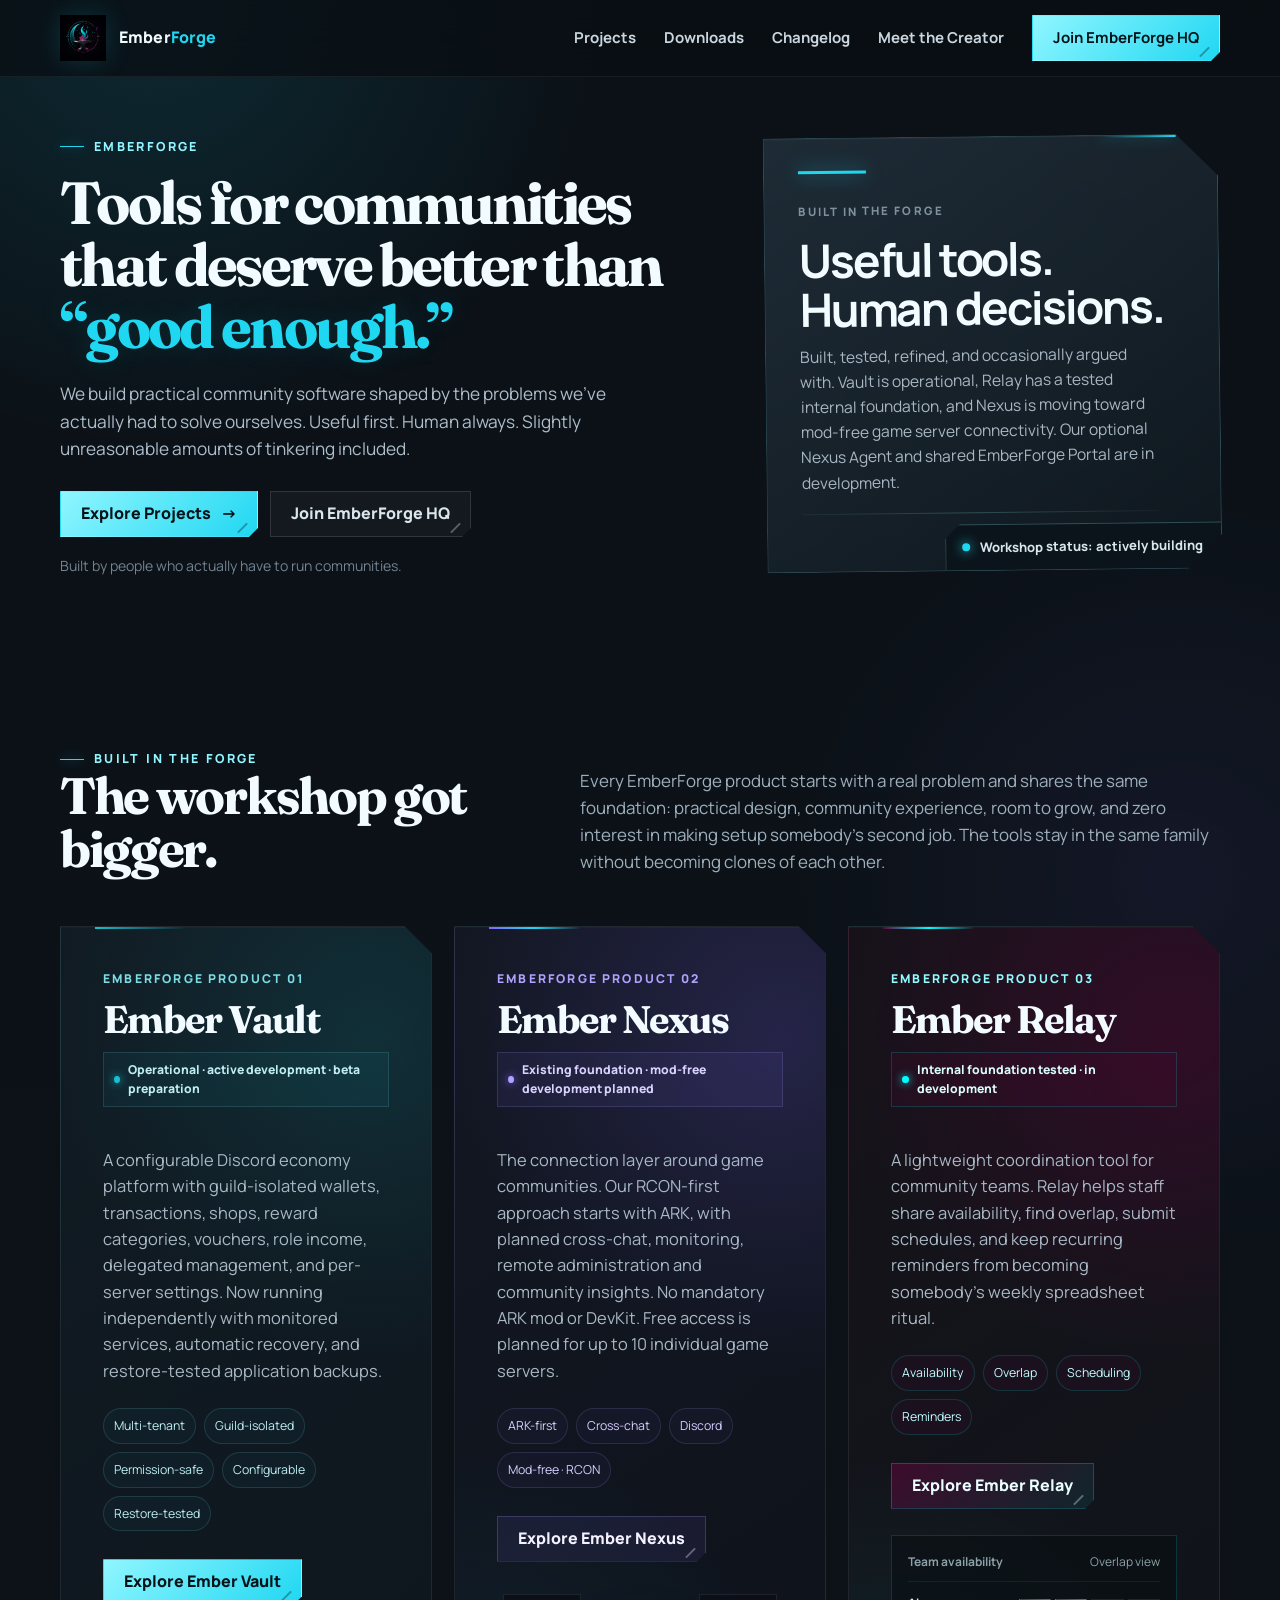
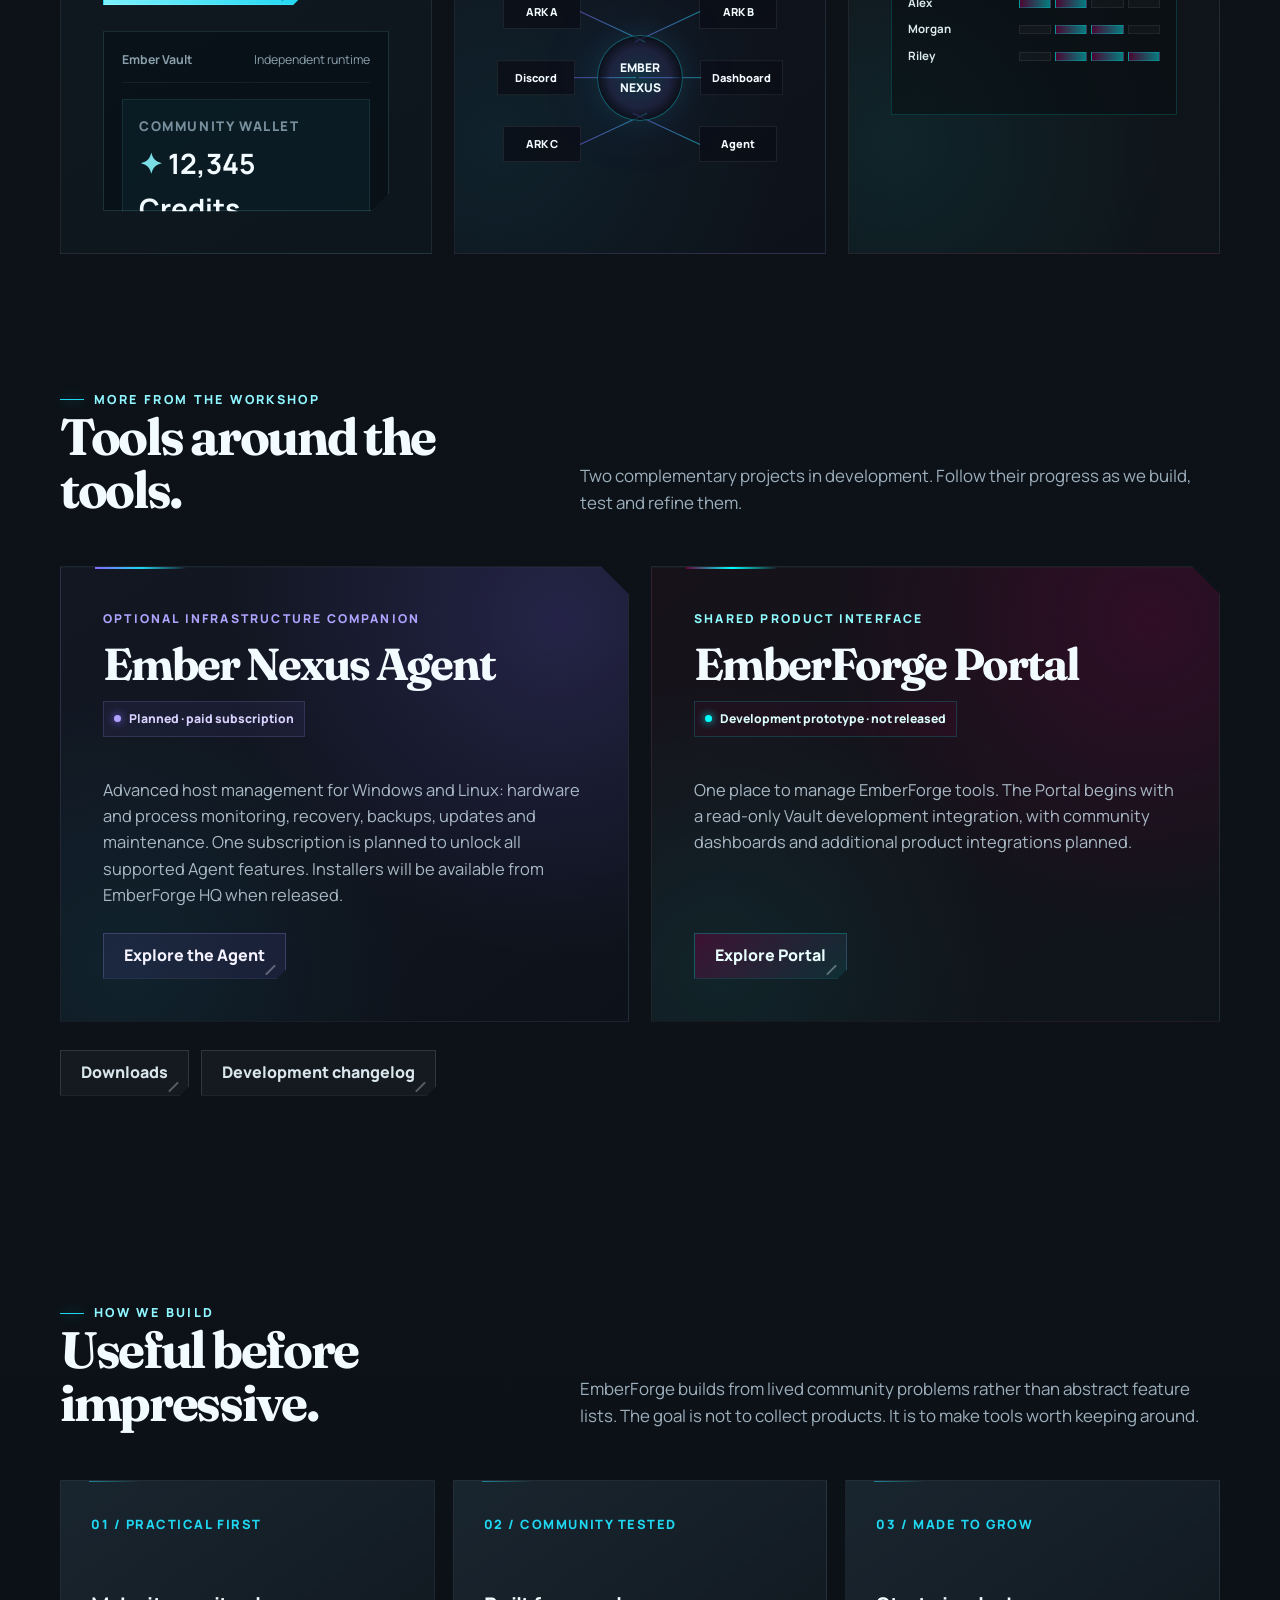
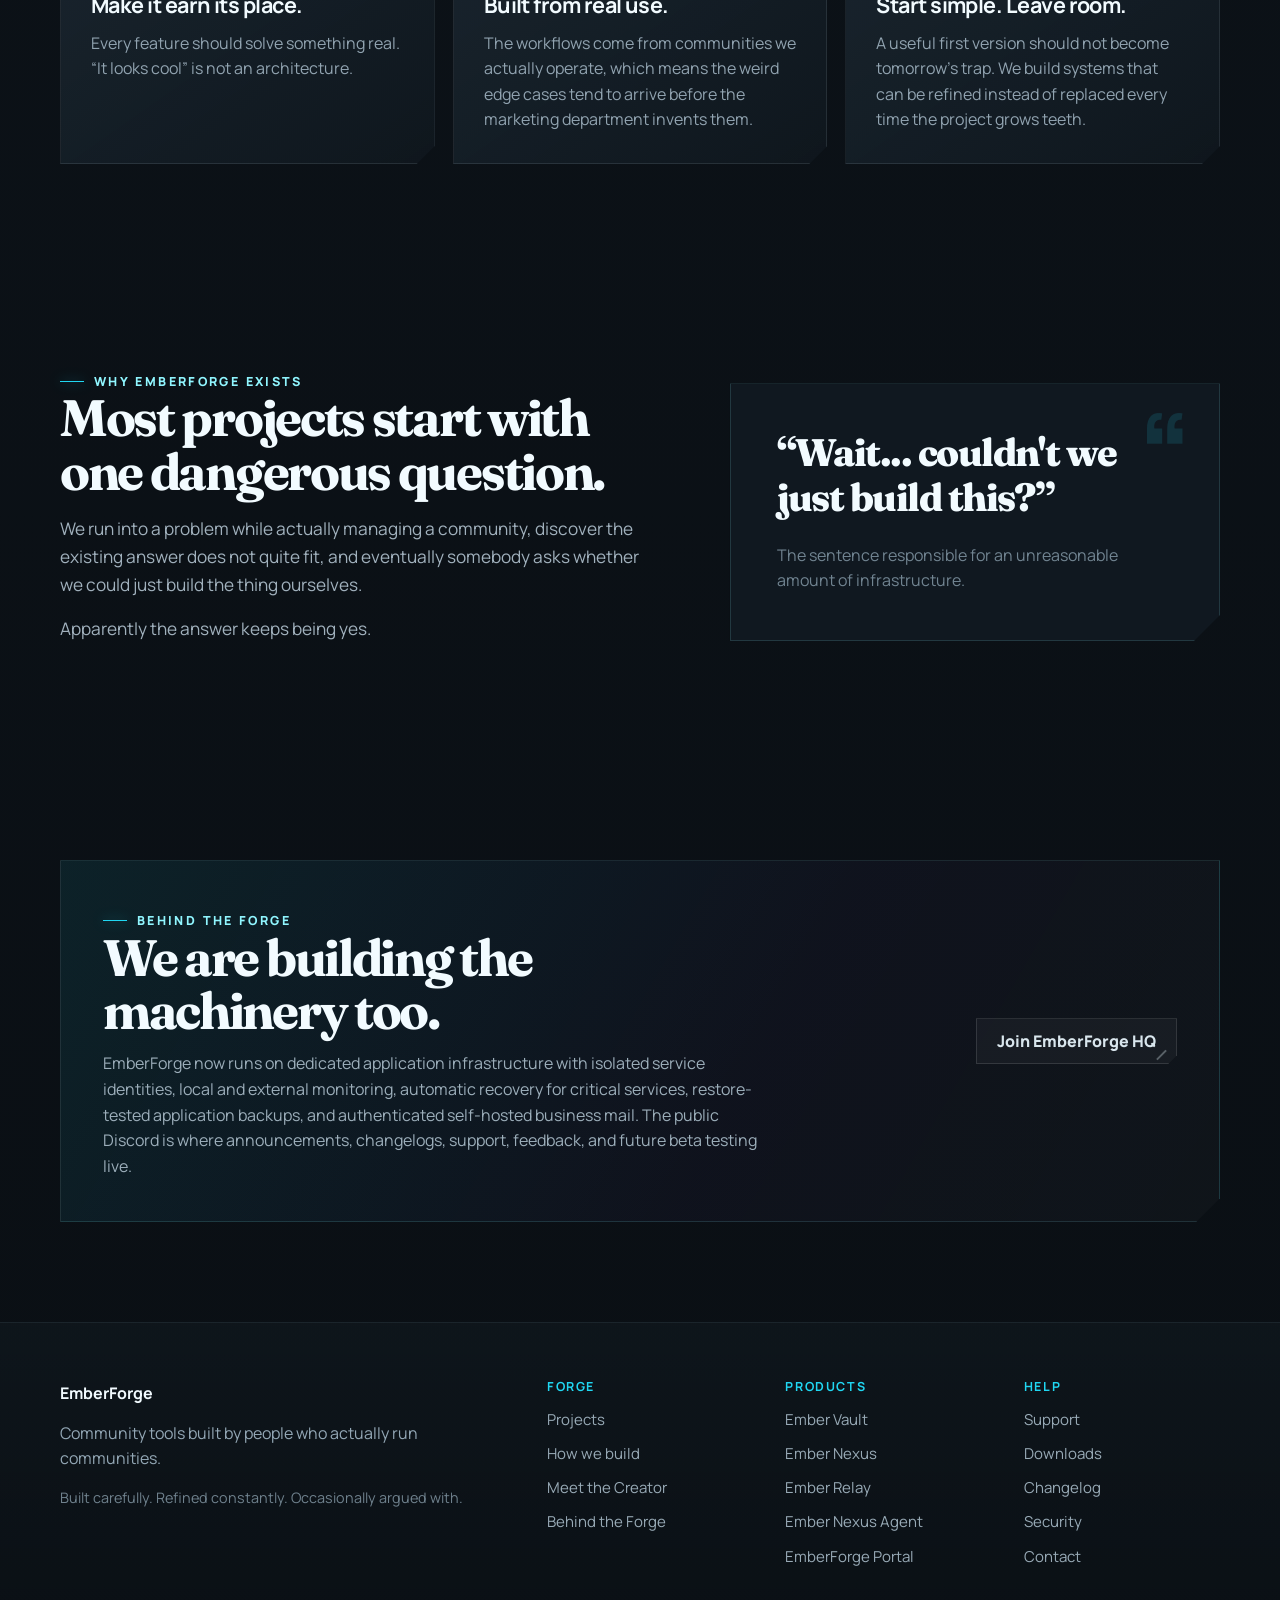
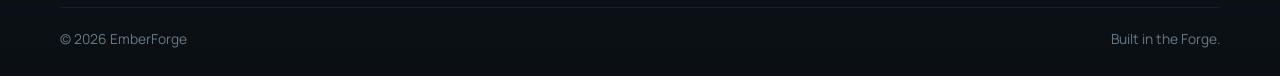
<file: index.html>
<!doctype html>
<html lang="en">
<head>
  <meta charset="utf-8" />
  <meta name="viewport" content="width=device-width, initial-scale=1" />
  <meta name="theme-color" content="#0c1218" />
  <meta name="description" content="EmberForge builds practical community tools shaped by real use, including Ember Vault, Ember Nexus, Ember Relay, Nexus Agent and EmberForge Portal." />
  <title>EmberForge | Community tools, built in the Forge</title>
  <style>
    @import url('https://fonts.googleapis.com/css2?family=Fraunces:opsz,wght@9..144,600;9..144,700;9..144,800&family=Manrope:wght@400;500;600;700;800&display=swap');

    :root {
      --coal:#0c1218;
      --coal-2:#111820;
      --steel:#18232d;
      --steel-2:#202f3b;
      --ash:#94a3b3;
      --white-heat:#f2fbff;
      --cyan:#20d7f2;
      --hot-cyan:#90f6ff;
      --vault:#18bfcf;
      --vault-soft:#7bdde5;
      --nexus:#8367ff;
      --nexus-soft:#b0a2ff;
      --line:rgba(144,246,255,.16);
      --line-strong:rgba(144,246,255,.30);
      --shadow:0 20px 60px rgba(0,0,0,.28);
      --max:1160px;
    }

    *{box-sizing:border-box}
    html{scroll-behavior:smooth}
    body{
      margin:0;min-height:100vh;color:var(--white-heat);
      background:
        radial-gradient(circle at 12% 0%,rgba(32,215,242,.12),transparent 28rem),
        radial-gradient(circle at 92% 18%,rgba(131,103,255,.07),transparent 24rem),
        linear-gradient(180deg,#0b1117 0%,#0c1218 52%,#0a0f14 100%);
      font-family:"Manrope",Inter,ui-sans-serif,system-ui,sans-serif;
      line-height:1.6;overflow-x:hidden
    }
    body::before{
      content:"";position:fixed;inset:0;pointer-events:none;opacity:.16;
      background-image:url("data:image/svg+xml,%3Csvg viewBox='0 0 140 140' xmlns='http://www.w3.org/2000/svg'%3E%3Cfilter id='n'%3E%3CfeTurbulence type='fractalNoise' baseFrequency='.92' numOctaves='2' stitchTiles='stitch'/%3E%3C/filter%3E%3Crect width='100%25' height='100%25' filter='url(%23n)' opacity='.06'/%3E%3C/svg%3E");
      mix-blend-mode:soft-light;z-index:999
    }

    a{color:inherit}.shell{width:min(var(--max),calc(100% - 40px));margin:0 auto}
    section{padding:100px 0}

    .site-nav{
      position:sticky;top:0;z-index:50;backdrop-filter:blur(18px);
      background:rgba(10,15,20,.78);border-bottom:1px solid rgba(255,255,255,.06)
    }
    .nav-inner{min-height:76px;display:flex;align-items:center;justify-content:space-between;gap:24px}
    .brand{display:inline-flex;align-items:center;gap:13px;text-decoration:none;font-weight:800;letter-spacing:.01em}
    .brand-mark{width:46px;height:46px;display:grid;place-items:center;flex-shrink:0}
    .brand-mark img{width:100%;height:100%;object-fit:contain;display:block;filter:drop-shadow(0 0 12px rgba(32,215,242,.16))}
    .brand em{font-style:normal;color:var(--cyan)}
    .nav-links{display:flex;align-items:center;gap:28px}
    .nav-links a{text-decoration:none;color:#cbd7df;font-size:.94rem;font-weight:700}
    .nav-links a:hover{color:var(--hot-cyan)}

    .nav-cta,.btn{
      display:inline-flex;align-items:center;justify-content:center;gap:10px;
      min-height:46px;padding:0 20px;text-decoration:none;font-weight:800;
      border:1px solid transparent;position:relative;overflow:hidden;
      clip-path:polygon(0 0,100% 0,100% calc(100% - 9px),calc(100% - 9px) 100%,0 100%);
      transition:.18s ease
    }
    .nav-cta::after,.btn::after{
      content:"";position:absolute;right:8px;bottom:7px;width:13px;height:2px;
      background:currentColor;opacity:.34;transform:rotate(-45deg)
    }
    .nav-cta,.btn.primary{
      color:#051217;background:linear-gradient(135deg,var(--hot-cyan),var(--cyan));
      box-shadow:0 10px 28px rgba(32,215,242,.16)
    }
    .nav-cta:hover,.btn.primary:hover{transform:translateY(-2px);box-shadow:0 16px 36px rgba(32,215,242,.23)}
    .btn.secondary{color:#d9e6ed;border-color:rgba(255,255,255,.12);background:rgba(255,255,255,.035)}
    .btn.secondary:hover{border-color:var(--line-strong);background:rgba(32,215,242,.055);transform:translateY(-2px)}
    .btn.nexus-btn{color:#f5f2ff;border-color:rgba(176,162,255,.22);background:rgba(131,103,255,.09)}
    .btn.nexus-btn:hover{border-color:rgba(176,162,255,.50);background:rgba(131,103,255,.16)}

    .eyebrow{
      display:inline-flex;align-items:center;gap:10px;color:var(--hot-cyan);
      font-size:.78rem;letter-spacing:.19em;text-transform:uppercase;font-weight:850
    }
    .eyebrow::before{content:"";width:24px;height:1px;background:var(--cyan);box-shadow:0 0 12px rgba(32,215,242,.6)}

    h1,h2,h3{font-family:"Fraunces",Georgia,serif;margin:0;line-height:1.04;letter-spacing:-.045em}
    h1{font-size:clamp(3.2rem,5.35vw,5.45rem);max-width:760px}
    h2{font-size:clamp(2.4rem,4vw,4.2rem)}
    h3{font-size:1.35rem}

    .hero{
      min-height:610px;display:grid;grid-template-columns:1.08fr .92fr;
      align-items:center;gap:38px;padding:62px 0 82px
    }
    .hero h1{margin-top:16px;text-wrap:balance}
    .hero h1 .accent{color:var(--cyan);text-shadow:0 0 28px rgba(32,215,242,.13)}
    .hero-copy{max-width:580px;margin:22px 0 0;color:#aebdca;font-size:1.08rem}
    .hero-actions{display:flex;gap:12px;flex-wrap:wrap;margin-top:28px}
    .microcopy{margin-top:18px;color:#728391;font-size:.88rem}

    .forge-visual{position:relative;min-height:410px;display:grid;place-items:center end;transform:translate(26px,18px)}
    .forge-visual::before{
      content:"";position:absolute;width:390px;height:390px;border-radius:50%;
      background:radial-gradient(circle,rgba(32,215,242,.11),rgba(32,215,242,.035) 36%,transparent 68%);
      filter:blur(10px)
    }
    .forge-visual::after{
      content:"";position:absolute;right:2%;top:11%;width:250px;height:170px;opacity:.5;
      background:
        linear-gradient(90deg,rgba(32,215,242,.34) 0 1px,transparent 1px) 0 0/42px 42px,
        linear-gradient(rgba(32,215,242,.18) 0 1px,transparent 1px) 0 0/42px 42px;
      mask-image:linear-gradient(135deg,transparent 5%,#000 38%,transparent 82%)
    }
    .forge-card{
      width:min(100%,455px);min-height:330px;position:relative;z-index:1;
      padding:32px 34px 76px;background:linear-gradient(145deg,rgba(31,45,56,.94),rgba(15,23,30,.97));
      clip-path:polygon(0 0,calc(100% - 42px) 0,100% 42px,100% calc(100% - 34px),calc(100% - 34px) 100%,0 100%);
      border:1px solid rgba(144,246,255,.19);box-shadow:var(--shadow),inset 0 1px 0 rgba(255,255,255,.04);
      transform:rotate(-.65deg)
    }
    .forge-card::after{
      content:"";position:absolute;top:0;right:41px;width:76px;height:2px;
      background:linear-gradient(90deg,transparent,var(--cyan));box-shadow:0 0 14px rgba(32,215,242,.48)
    }
    .spark-line{width:68px;height:3px;background:var(--cyan);box-shadow:0 0 18px rgba(32,215,242,.65);margin-bottom:24px}
    .forge-card .mini{color:#7f919d;text-transform:uppercase;font-size:.72rem;letter-spacing:.18em;font-weight:850}
    .forge-card strong{display:block;margin:12px 0 10px;font-size:clamp(2rem,3.6vw,3.15rem);line-height:1.08;letter-spacing:-.045em}
    .forge-card p{margin:0;color:#a8b7c3;max-width:360px;font-size:.98rem}
    .forge-seam{
      position:absolute;left:34px;right:62px;bottom:57px;height:1px;
      background:linear-gradient(90deg,rgba(144,246,255,.05),rgba(144,246,255,.22),rgba(144,246,255,.03))
    }
    .build-chip{
      position:absolute;right:0;bottom:0;display:flex;align-items:center;gap:10px;
      min-height:46px;padding:0 18px 0 16px;background:#0b141a;
      border-top:1px solid rgba(144,246,255,.26);border-left:1px solid rgba(144,246,255,.26);
      color:#d7e5ec;font-size:.82rem;font-weight:750;
      clip-path:polygon(15px 0,100% 0,100% 100%,0 100%,0 15px)
    }
    .build-chip i{width:8px;height:8px;border-radius:50%;background:var(--cyan);box-shadow:0 0 12px var(--cyan)}

    .section-head{
      display:grid;grid-template-columns:.82fr 1.18fr;gap:76px;
      align-items:end;margin-bottom:50px
    }
    .section-head p{margin:0;color:#9dafbc;max-width:680px;font-size:1.06rem}

    .products-grid{display:grid;grid-template-columns:repeat(3,minmax(0,1fr));gap:22px}
    .product-card{
      min-height:590px;position:relative;padding:42px;overflow:hidden;
      border:1px solid rgba(255,255,255,.07);
      clip-path:polygon(0 0,calc(100% - 28px) 0,100% 28px,100% 100%,0 100%);
      box-shadow:inset 0 1px 0 rgba(255,255,255,.025)
    }
    .product-card::after{
      content:"";position:absolute;left:34px;top:0;width:92px;height:2px
    }
    .product-card.vault{
      background:
        radial-gradient(circle at 84% 12%,rgba(24,191,207,.13),transparent 20rem),
        linear-gradient(145deg,#111b23,#0e161d)
    }
    .product-card.vault::after{background:linear-gradient(90deg,var(--vault),transparent)}
    .product-card.nexus{
      background:
        radial-gradient(circle at 88% 12%,rgba(131,103,255,.18),transparent 21rem),
        radial-gradient(circle at 12% 88%,rgba(32,215,242,.07),transparent 18rem),
        linear-gradient(145deg,#121722,#0d121a)
    }
    .product-card.nexus::after{background:linear-gradient(90deg,var(--nexus),var(--cyan),transparent)}
    .product-card.relay{
      background:
        radial-gradient(circle at 88% 12%,rgba(102,2,60,.34),transparent 20rem),
        radial-gradient(circle at 12% 88%,rgba(0,255,255,.07),transparent 18rem),
        linear-gradient(145deg,#17121a,#0e151a)
    }
    .product-card.relay::after{background:linear-gradient(90deg,#66023c,#00ffff,transparent)}
    .product-kicker{
      font-size:.76rem;font-weight:850;text-transform:uppercase;letter-spacing:.18em
    }
    .vault .product-kicker{color:var(--vault-soft)}
    .nexus .product-kicker{color:var(--nexus-soft)}
    .relay .product-kicker{color:#8ffcff}
    .product-name{font-size:clamp(3rem,4.3vw,4.7rem);margin-top:12px}
    .product-desc{color:#a8b8c4;margin:18px 0 24px;font-size:1.03rem}
    .status-pill{
      display:inline-flex;align-items:center;gap:8px;padding:7px 10px;margin-bottom:22px;
      border:1px solid rgba(255,255,255,.09);font-size:.76rem;font-weight:800
    }
    .status-pill i{width:7px;height:7px;border-radius:50%}
    .vault .status-pill{color:#bfeef2;background:rgba(24,191,207,.055);border-color:rgba(123,221,229,.15)}
    .vault .status-pill i{background:var(--vault);box-shadow:0 0 9px var(--vault)}
    .nexus .status-pill{color:#d9d2ff;background:rgba(131,103,255,.075);border-color:rgba(176,162,255,.16)}
    .nexus .status-pill i{background:var(--nexus-soft);box-shadow:0 0 9px var(--nexus)}
    .relay .status-pill{color:#d9fbfb;background:rgba(102,2,60,.13);border-color:rgba(0,255,255,.16)}
    .relay .status-pill i{background:#00ffff;box-shadow:0 0 9px #00ffff}
    .tag-row{display:flex;flex-wrap:wrap;gap:8px;margin-bottom:26px}
    .tag{
      padding:7px 10px;border-radius:999px;border:1px solid rgba(255,255,255,.08);
      background:rgba(255,255,255,.025);color:#b9c6cf;font-size:.77rem
    }
    .vault .tag{border-color:rgba(123,221,229,.15);color:#bfeef2;background:rgba(24,191,207,.045)}
    .nexus .tag{border-color:rgba(176,162,255,.15);color:#d6d0ff;background:rgba(131,103,255,.045)}
    .relay .tag{border-color:rgba(0,255,255,.15);color:#bffeff;background:rgba(102,2,60,.11)}
    .btn.relay-btn{color:#eaffff;border-color:rgba(0,255,255,.23);background:linear-gradient(135deg,rgba(102,2,60,.50),rgba(0,255,255,.08))}
    .btn.relay-btn:hover{border-color:rgba(0,255,255,.55);background:linear-gradient(135deg,rgba(102,2,60,.68),rgba(0,255,255,.13));transform:translateY(-2px)}

    .relay-board{position:absolute;inset:0;padding:16px;border:1px solid rgba(0,255,255,.16);background:rgba(6,12,16,.52)}
    .relay-board-top{display:flex;justify-content:space-between;gap:10px;padding-bottom:10px;border-bottom:1px solid rgba(0,255,255,.09);font-size:.75rem;color:#8da1aa}
    .relay-rows{display:grid;gap:8px;margin-top:12px}
    .relay-row{display:grid;grid-template-columns:1fr 1.4fr;gap:10px;align-items:center;font-size:.72rem}
    .relay-row b{color:#dcebef}
    .relay-slots{display:flex;gap:4px}
    .relay-slot{height:9px;flex:1;border:1px solid rgba(255,255,255,.07);background:rgba(255,255,255,.025)}
    .relay-slot.on{background:linear-gradient(90deg,rgba(102,2,60,.7),rgba(0,255,255,.45));border-color:rgba(0,255,255,.22)}

    .product-visual{height:180px;margin-top:26px;position:relative}
    .vault-panel{
      position:absolute;inset:0;padding:18px;border:1px solid rgba(123,221,229,.16);
      background:rgba(5,13,18,.5);clip-path:polygon(0 0,100% 0,100% calc(100% - 18px),calc(100% - 18px) 100%,0 100%)
    }
    .vault-panel-top{display:flex;justify-content:space-between;gap:12px;padding-bottom:12px;border-bottom:1px solid rgba(123,221,229,.08);font-size:.77rem;color:#8ba0ad}
    .vault-balance{margin-top:16px;padding:16px;border:1px solid rgba(123,221,229,.10);background:rgba(24,191,207,.055)}
    .vault-balance small{display:block;color:#78909d;text-transform:uppercase;letter-spacing:.12em;font-weight:800}
    .vault-balance strong{display:block;font-family:"Manrope",sans-serif;margin-top:4px;font-size:1.75rem}
    .vault-balance em{font-style:normal;color:var(--vault-soft)}

    .network{position:absolute;inset:0}
    .core{
      position:absolute;left:50%;top:50%;transform:translate(-50%,-50%);
      width:86px;height:86px;border-radius:50%;display:grid;place-items:center;text-align:center;
      border:1px solid rgba(32,215,242,.38);
      background:radial-gradient(circle,rgba(32,215,242,.14),rgba(131,103,255,.12) 50%,rgba(9,13,20,.94) 74%);
      box-shadow:0 0 30px rgba(32,215,242,.09),0 0 70px rgba(131,103,255,.10);
      font-size:.75rem;font-weight:800
    }
    .node{
      position:absolute;padding:8px 11px;min-width:78px;text-align:center;
      font-size:.69rem;font-weight:800;border:1px solid rgba(255,255,255,.08);
      background:rgba(10,14,22,.82)
    }
    .node::after{content:"";position:absolute;height:1px;background:linear-gradient(90deg,rgba(131,103,255,.55),rgba(32,215,242,.55))}
    .n1{top:6px;left:6px}.n1::after{width:72px;left:100%;top:50%;transform:rotate(25deg);transform-origin:left}
    .n2{top:6px;right:6px}.n2::after{width:72px;right:100%;top:50%;transform:rotate(-25deg);transform-origin:right}
    .n3{bottom:6px;left:6px}.n3::after{width:74px;left:100%;top:50%;transform:rotate(-25deg);transform-origin:left}
    .n4{bottom:6px;right:6px}.n4::after{width:74px;right:100%;top:50%;transform:rotate(25deg);transform-origin:right}
    .n5{top:50%;left:0;transform:translateY(-50%)}.n5::after{width:62px;left:100%;top:50%}
    .n6{top:50%;right:0;transform:translateY(-50%)}.n6::after{width:62px;right:100%;top:50%}

    .why-grid{display:grid;grid-template-columns:repeat(3,1fr);gap:18px}
    .principle{
      min-height:260px;padding:30px;position:relative;
      background:linear-gradient(145deg,rgba(31,45,56,.72),rgba(15,23,30,.86));
      border:1px solid rgba(255,255,255,.07);
      clip-path:polygon(0 0,100% 0,100% calc(100% - 18px),calc(100% - 18px) 100%,0 100%)
    }
    .principle::before{
      content:"";position:absolute;left:28px;top:0;width:52px;height:1px;
      background:linear-gradient(90deg,var(--cyan),transparent);opacity:.55
    }
    .principle .num{color:var(--cyan);font-weight:850;font-size:.8rem;letter-spacing:.12em}
    .principle h3{font-family:"Manrope",sans-serif;margin:58px 0 14px;letter-spacing:-.025em}
    .principle p{margin:0;color:#91a3b0}

    .origin{display:grid;grid-template-columns:1.1fr .9fr;gap:70px;align-items:center}
    .origin-copy p{color:#a1b1bd;font-size:1.08rem}
    .quote-card{
      padding:46px;position:relative;background:#101820;border:1px solid rgba(144,246,255,.14);
      clip-path:polygon(0 0,100% 0,100% calc(100% - 26px),calc(100% - 26px) 100%,0 100%);
      box-shadow:var(--shadow)
    }
    .quote-card::before{content:"“";position:absolute;top:12px;right:28px;color:rgba(32,215,242,.14);font-size:7rem;font-weight:900;line-height:1}
    .quote-card blockquote{margin:0;font-family:"Fraunces",Georgia,serif;font-size:clamp(1.8rem,3vw,3rem);font-weight:800;letter-spacing:-.04em;line-height:1.15}
    .quote-card footer{margin-top:24px;color:#718491}

    .behind{
      padding:42px;display:grid;grid-template-columns:1.3fr .7fr;gap:40px;align-items:center;position:relative;
      background:linear-gradient(120deg,rgba(32,215,242,.085),rgba(131,103,255,.035) 60%,rgba(255,255,255,.018));
      border:1px solid rgba(144,246,255,.13);
      clip-path:polygon(0 0,100% 0,100% calc(100% - 24px),calc(100% - 24px) 100%,0 100%)
    }
    .behind p{color:#9caeba;margin:14px 0 0;max-width:700px}
    .behind .btn{justify-self:end}

    .site-footer{
      border-top:1px solid rgba(137,189,205,.12);padding:58px 0 26px;
      background:linear-gradient(180deg,rgba(15,23,29,.75),rgba(10,15,20,.95))
    }
    .footer-grid{display:grid;grid-template-columns:1.7fr repeat(3,.75fr);gap:42px;align-items:start}
    .footer-brand p{max-width:460px;color:#93a7b5;margin:14px 0 0}
    .footer-small{font-size:.9rem;color:#6f818d!important}
    .footer-column{display:grid;gap:10px;align-content:start}
    .footer-column h3{
      font-family:"Manrope",sans-serif;margin:0 0 4px;font-size:.78rem;letter-spacing:.13em;
      text-transform:uppercase;color:var(--cyan)
    }
    .footer-column a,.footer-column span{color:#98aab6;text-decoration:none;font-size:.94rem}
    .footer-column a:hover{color:var(--white-heat)}
    .footer-bottom{
      display:flex;justify-content:space-between;gap:20px;border-top:1px solid rgba(137,189,205,.09);
      margin-top:38px;padding-top:20px;color:#687985;font-size:.86rem
    }

    .reveal{opacity:0;transform:translateY(14px);transition:opacity .7s ease,transform .7s ease}
    .reveal.visible{opacity:1;transform:none}

    @media(max-width:900px){
      .nav-links a:not(.nav-cta){display:none}
      .hero,.section-head,.origin,.behind{grid-template-columns:1fr}
      .products-grid{grid-template-columns:1fr}
      .hero{gap:30px;padding-top:48px}
      .forge-visual{min-height:360px;place-items:center;transform:none}
      .forge-card{transform:none}
      .section-head{gap:20px}
      .why-grid{grid-template-columns:1fr}
      .behind .btn{justify-self:start}
      .footer-grid{grid-template-columns:1fr 1fr}
    }
    @media(max-width:620px){
      .shell{width:min(100% - 26px,var(--max))}
      .nav-inner{min-height:66px}.brand-mark{width:42px;height:42px}.nav-cta{display:none}
      .hero{min-height:auto;padding-bottom:72px}
      .hero-actions .btn{width:100%}
      section{padding:76px 0}
      .forge-card{padding:26px;min-height:330px}
      .product-card{padding:26px;min-height:auto}
      .product-visual{height:200px}
      .node::after{display:none}
      .quote-card{padding:34px 26px}
      .behind{padding:28px}
      .footer-grid{grid-template-columns:1fr}
      .footer-bottom{flex-direction:column}
    }
    @media(prefers-reduced-motion:reduce){
      *{scroll-behavior:auto!important;transition-duration:.01ms!important;animation-duration:.01ms!important}
      .reveal{opacity:1;transform:none}
    }
  
    /* Homepage refresh: preserve the Forge visual language. */
    .hero{grid-template-columns:1.15fr .85fr;min-height:540px;padding:52px 0 64px}
    .hero h1{font-size:clamp(2.8rem,4.65vw,4.7rem);text-wrap:initial}
    .nav-links a.nav-cta,.nav-links a.nav-cta:hover{color:#051217}
    .forge-visual{transform:none;min-width:0}
    .platform-section{padding-top:28px}
    .platform-grid{display:grid;grid-template-columns:repeat(2,minmax(0,1fr));gap:22px}
    .platform-grid .product-card{min-height:0;display:flex;flex-direction:column;align-items:flex-start}
    .platform-grid .product-name{font-size:clamp(2rem,3.5vw,3.4rem);margin-bottom:14px}
    .platform-grid .btn{margin-top:auto}
    .products-grid .product-name{font-size:clamp(2rem,3vw,3.2rem);margin-bottom:12px}
    a:focus-visible{outline:2px solid #00ffff;outline-offset:4px}
    @media(max-width:900px){.hero{grid-template-columns:1fr;min-height:0}.platform-grid{grid-template-columns:1fr}.nav-inner{flex-wrap:wrap;gap:8px;padding:8px 0}.nav-links{flex-wrap:wrap;gap:12px}.nav-links a:not(.nav-cta){display:inline-block}.nav-links .nav-cta{display:none}}
    @media(max-width:620px){.hero h1{font-size:clamp(2.5rem,10vw,3.5rem)}.nav-links a{font-size:.82rem}.forge-visual{min-height:0}.hero{padding:40px 0 60px}}
  </style>
</head>

<body>
  <nav class="site-nav">
    <div class="shell nav-inner">
      <a class="brand" href="/#top" aria-label="EmberForge home">
        <span class="brand-mark"><img src="/emberforge-mark.png" alt=""></span>
        <span>Ember<em>Forge</em></span>
      </a>

      <div class="nav-links" aria-label="Primary navigation">
        <a href="/#products">Projects</a>
        <a href="/downloads.html">Downloads</a>
        <a href="/changelog.html">Changelog</a>
        <a href="/creator.html">Meet the Creator</a>
        <a class="nav-cta" href="https://discord.gg/WRv4fGv2PG">Join EmberForge HQ</a>
      </div>
    </div>
  </nav>

  <main id="top">
    <section class="shell hero">
      <div class="hero-content reveal">
        <div class="eyebrow">EmberForge</div>
        <h1>Tools for communities that deserve better than <span class="accent">“good enough.”</span></h1>
        <p class="hero-copy">We build practical community software shaped by the problems we’ve actually had to solve ourselves. Useful first. Human always. Slightly unreasonable amounts of tinkering included.</p>
        <div class="hero-actions">
          <a class="btn primary" href="/#products">Explore Projects <span aria-hidden="true">→</span></a>
          <a class="btn secondary" href="https://discord.gg/WRv4fGv2PG">Join EmberForge HQ</a>
        </div>
        <div class="microcopy">Built by people who actually have to run communities.</div>
      </div>

      <div class="forge-visual reveal" aria-label="EmberForge brand concept">
        <div class="forge-card">
          <div class="spark-line"></div>
          <span class="mini">Built in the Forge</span>
          <strong>Useful tools.<br>Human decisions.</strong>
          <p>Built, tested, refined, and occasionally argued with. Vault is operational, Relay has a tested internal foundation, and Nexus is moving toward mod-free game server connectivity. Our optional Nexus Agent and shared EmberForge Portal are in development.</p>
          <div class="forge-seam" aria-hidden="true"></div>
          <div class="build-chip"><i></i> Workshop status: actively building</div>
        </div>
      </div>
    </section>

    <section id="products">
      <div class="shell">
        <div class="section-head reveal">
          <div>
            <div class="eyebrow">Built in the Forge</div>
            <h2>The workshop got bigger.</h2>
          </div>
          <p>Every EmberForge product starts with a real problem and shares the same foundation: practical design, community experience, room to grow, and zero interest in making setup somebody's second job. The tools stay in the same family without becoming clones of each other.</p>
        </div>

        <div class="products-grid">
          <article class="product-card vault reveal">
            <div class="product-kicker">EmberForge Product 01</div>
            <h3 class="product-name">Ember Vault</h3>
            <div class="status-pill"><i></i>Operational · active development · beta preparation</div>
            <p class="product-desc">A configurable Discord economy platform with guild-isolated wallets, transactions, shops, reward categories, vouchers, role income, delegated management, and per-server settings. Now running independently with monitored services, automatic recovery, and restore-tested application backups.</p>

            <div class="tag-row" aria-label="Ember Vault highlights">
              <span class="tag">Multi-tenant</span>
              <span class="tag">Guild-isolated</span>
              <span class="tag">Permission-safe</span>
              <span class="tag">Configurable</span>
              <span class="tag">Restore-tested</span>
            </div>

            <div class="hero-actions">
              <a class="btn primary" href="/ember-vault.html">Explore Ember Vault</a>
            </div>

            <div class="product-visual" aria-label="Ember Vault dashboard concept">
              <div class="vault-panel">
                <div class="vault-panel-top">
                  <strong>Ember Vault</strong>
                  <span>Independent runtime</span>
                </div>
                <div class="vault-balance">
                  <small>Community wallet</small>
                  <strong><em>✦</em> 12,345 Credits</strong>
                </div>
              </div>
            </div>
          </article>

          <article class="product-card nexus reveal">
            <div class="product-kicker">EmberForge Product 02</div>
            <h3 class="product-name">Ember Nexus</h3>
            <div class="status-pill"><i></i>Existing foundation · mod-free development planned</div>
            <p class="product-desc">The connection layer around game communities. Our RCON-first approach starts with ARK, with planned cross-chat, monitoring, remote administration and community insights. No mandatory ARK mod or DevKit. Free access is planned for up to 10 individual game servers.</p>

            <div class="tag-row" aria-label="Ember Nexus highlights">
              <span class="tag">ARK-first</span>
              <span class="tag">Cross-chat</span>
              <span class="tag">Discord</span>
              <span class="tag">Mod-free · RCON</span>
            </div>

            <div class="hero-actions">
              <a class="btn nexus-btn" href="/ember-nexus.html">Explore Ember Nexus</a>
            </div>

            <div class="product-visual" aria-label="Ember Nexus connection concept">
              <div class="network">
                <div class="node n1">ARK A</div>
                <div class="node n2">ARK B</div>
                <div class="node n3">ARK C</div>
                <div class="node n4">Agent</div>
                <div class="node n5">Discord</div>
                <div class="node n6">Dashboard</div>
                <div class="core">EMBER<br>NEXUS</div>
              </div>
            </div>
          </article>

          <article class="product-card relay reveal">
            <div class="product-kicker">EmberForge Product 03</div>
            <h3 class="product-name">Ember Relay</h3>
            <div class="status-pill"><i></i>Internal foundation tested · in development</div>
            <p class="product-desc">A lightweight coordination tool for community teams. Relay helps staff share availability, find overlap, submit schedules, and keep recurring reminders from becoming somebody's weekly spreadsheet ritual.</p>

            <div class="tag-row" aria-label="Ember Relay highlights">
              <span class="tag">Availability</span>
              <span class="tag">Overlap</span>
              <span class="tag">Scheduling</span>
              <span class="tag">Reminders</span>
            </div>

            <div class="hero-actions">
              <a class="btn relay-btn" href="/ember-relay.html">Explore Ember Relay</a>
            </div>

            <div class="product-visual" aria-label="Ember Relay availability concept">
              <div class="relay-board">
                <div class="relay-board-top"><strong>Team availability</strong><span>Overlap view</span></div>
                <div class="relay-rows">
                  <div class="relay-row"><b>Alex</b><div class="relay-slots"><i class="relay-slot on"></i><i class="relay-slot on"></i><i class="relay-slot"></i><i class="relay-slot"></i></div></div>
                  <div class="relay-row"><b>Morgan</b><div class="relay-slots"><i class="relay-slot"></i><i class="relay-slot on"></i><i class="relay-slot on"></i><i class="relay-slot"></i></div></div>
                  <div class="relay-row"><b>Riley</b><div class="relay-slots"><i class="relay-slot"></i><i class="relay-slot on"></i><i class="relay-slot on"></i><i class="relay-slot on"></i></div></div>
                </div>
              </div>
            </div>
          </article>
        </div>
      </div>
    </section>

    <section id="platform" class="platform-section">
      <div class="shell">
        <div class="section-head"><div><div class="eyebrow">More from the workshop</div><h2>Tools around the tools.</h2></div><p>Two complementary projects in development. Follow their progress as we build, test and refine them.</p></div>
        <div class="platform-grid">
          <article class="product-card nexus"><div class="product-kicker">Optional infrastructure companion</div><h3 class="product-name">Ember Nexus Agent</h3><div class="status-pill"><i></i>Planned · paid subscription</div><p class="product-desc">Advanced host management for Windows and Linux: hardware and process monitoring, recovery, backups, updates and maintenance. One subscription is planned to unlock all supported Agent features. Installers will be available from EmberForge HQ when released.</p><a class="btn nexus-btn" href="/ember-nexus-agent.html">Explore the Agent</a></article>
          <article class="product-card relay"><div class="product-kicker">Shared product interface</div><h3 class="product-name">EmberForge Portal</h3><div class="status-pill"><i></i>Development prototype · not released</div><p class="product-desc">One place to manage EmberForge tools. The Portal begins with a read-only Vault development integration, with community dashboards and additional product integrations planned.</p><a class="btn relay-btn" href="/emberforge-portal.html">Explore Portal</a></article>
        </div>
        <div class="hero-actions"><a class="btn secondary" href="/downloads.html">Downloads</a><a class="btn secondary" href="/changelog.html">Development changelog</a></div>
      </div>
    </section>
    <section id="why">
      <div class="shell">
        <div class="section-head reveal">
          <div>
            <div class="eyebrow">How we build</div>
            <h2>Useful before impressive.</h2>
          </div>
          <p>EmberForge builds from lived community problems rather than abstract feature lists. The goal is not to collect products. It is to make tools worth keeping around.</p>
        </div>

        <div class="why-grid">
          <article class="principle reveal">
            <span class="num">01 / PRACTICAL FIRST</span>
            <h3>Make it earn its place.</h3>
            <p>Every feature should solve something real. “It looks cool” is not an architecture.</p>
          </article>
          <article class="principle reveal">
            <span class="num">02 / COMMUNITY TESTED</span>
            <h3>Built from real use.</h3>
            <p>The workflows come from communities we actually operate, which means the weird edge cases tend to arrive before the marketing department invents them.</p>
          </article>
          <article class="principle reveal">
            <span class="num">03 / MADE TO GROW</span>
            <h3>Start simple. Leave room.</h3>
            <p>A useful first version should not become tomorrow's trap. We build systems that can be refined instead of replaced every time the project grows teeth.</p>
          </article>
        </div>
      </div>
    </section>

    <section>
      <div class="shell origin">
        <div class="origin-copy reveal">
          <div class="eyebrow">Why EmberForge exists</div>
          <h2>Most projects start with one dangerous question.</h2>
          <p>We run into a problem while actually managing a community, discover the existing answer does not quite fit, and eventually somebody asks whether we could just build the thing ourselves.</p>
          <p>Apparently the answer keeps being yes.</p>
        </div>

        <aside class="quote-card reveal">
          <blockquote>“Wait... couldn't we just build this?”</blockquote>
          <footer>The sentence responsible for an unreasonable amount of infrastructure.</footer>
        </aside>
      </div>
    </section>

    <section id="behind">
      <div class="shell">
        <div class="behind reveal">
          <div>
            <div class="eyebrow">Behind the Forge</div>
            <h2>We are building the machinery too.</h2>
            <p>EmberForge now runs on dedicated application infrastructure with isolated service identities, local and external monitoring, automatic recovery for critical services, restore-tested application backups, and authenticated self-hosted business mail. The public Discord is where announcements, changelogs, support, feedback, and future beta testing live.</p>
          </div>
          <a class="btn secondary" href="https://discord.gg/WRv4fGv2PG">Join EmberForge HQ</a>
        </div>
      </div>
    </section>
  </main>

  <footer class="site-footer">
    <div class="shell footer-grid">
      <div class="footer-brand">
        <strong>EmberForge</strong>
        <p>Community tools built by people who actually run communities.</p>
        <p class="footer-small">Built carefully. Refined constantly. Occasionally argued with.</p>
      </div>

      <div class="footer-column">
        <h3>Forge</h3>
        <a href="/#products">Projects</a>
        <a href="/#why">How we build</a>
        <a href="/creator.html">Meet the Creator</a>
        <a href="/#behind">Behind the Forge</a>
      </div>

      <div class="footer-column">
        <h3>Products</h3>
        <a href="/ember-vault.html">Ember Vault</a>
        <a href="/ember-nexus.html">Ember Nexus</a>
        <a href="/ember-relay.html">Ember Relay</a>
        <a href="/ember-nexus-agent.html">Ember Nexus Agent</a>
        <a href="/emberforge-portal.html">EmberForge Portal</a>
      </div>

      <div class="footer-column">
        <h3>Help</h3>
        <a href="/support.html">Support</a>
        <a href="/downloads.html">Downloads</a>
        <a href="/changelog.html">Changelog</a>
        <a href="/security.html">Security</a>
        <a href="mailto:support@emberforgehq.com">Contact</a>
      </div>
    </div>

    <div class="shell footer-bottom">
      <span>© <span id="year">2026</span> EmberForge</span>
      <span>Built in the Forge.</span>
    </div>
  </footer>

  <script>
    const yearEl = document.getElementById('year');
    if (yearEl) yearEl.textContent = new Date().getFullYear();

    const observer = new IntersectionObserver((entries) => {
      entries.forEach(entry => {
        if (entry.isIntersecting) {
          entry.target.classList.add('visible');
          observer.unobserve(entry.target);
        }
      });
    }, { threshold: 0.13 });

    document.querySelectorAll('.reveal').forEach(el => observer.observe(el));
  </script>
</body>
</html>
</file>
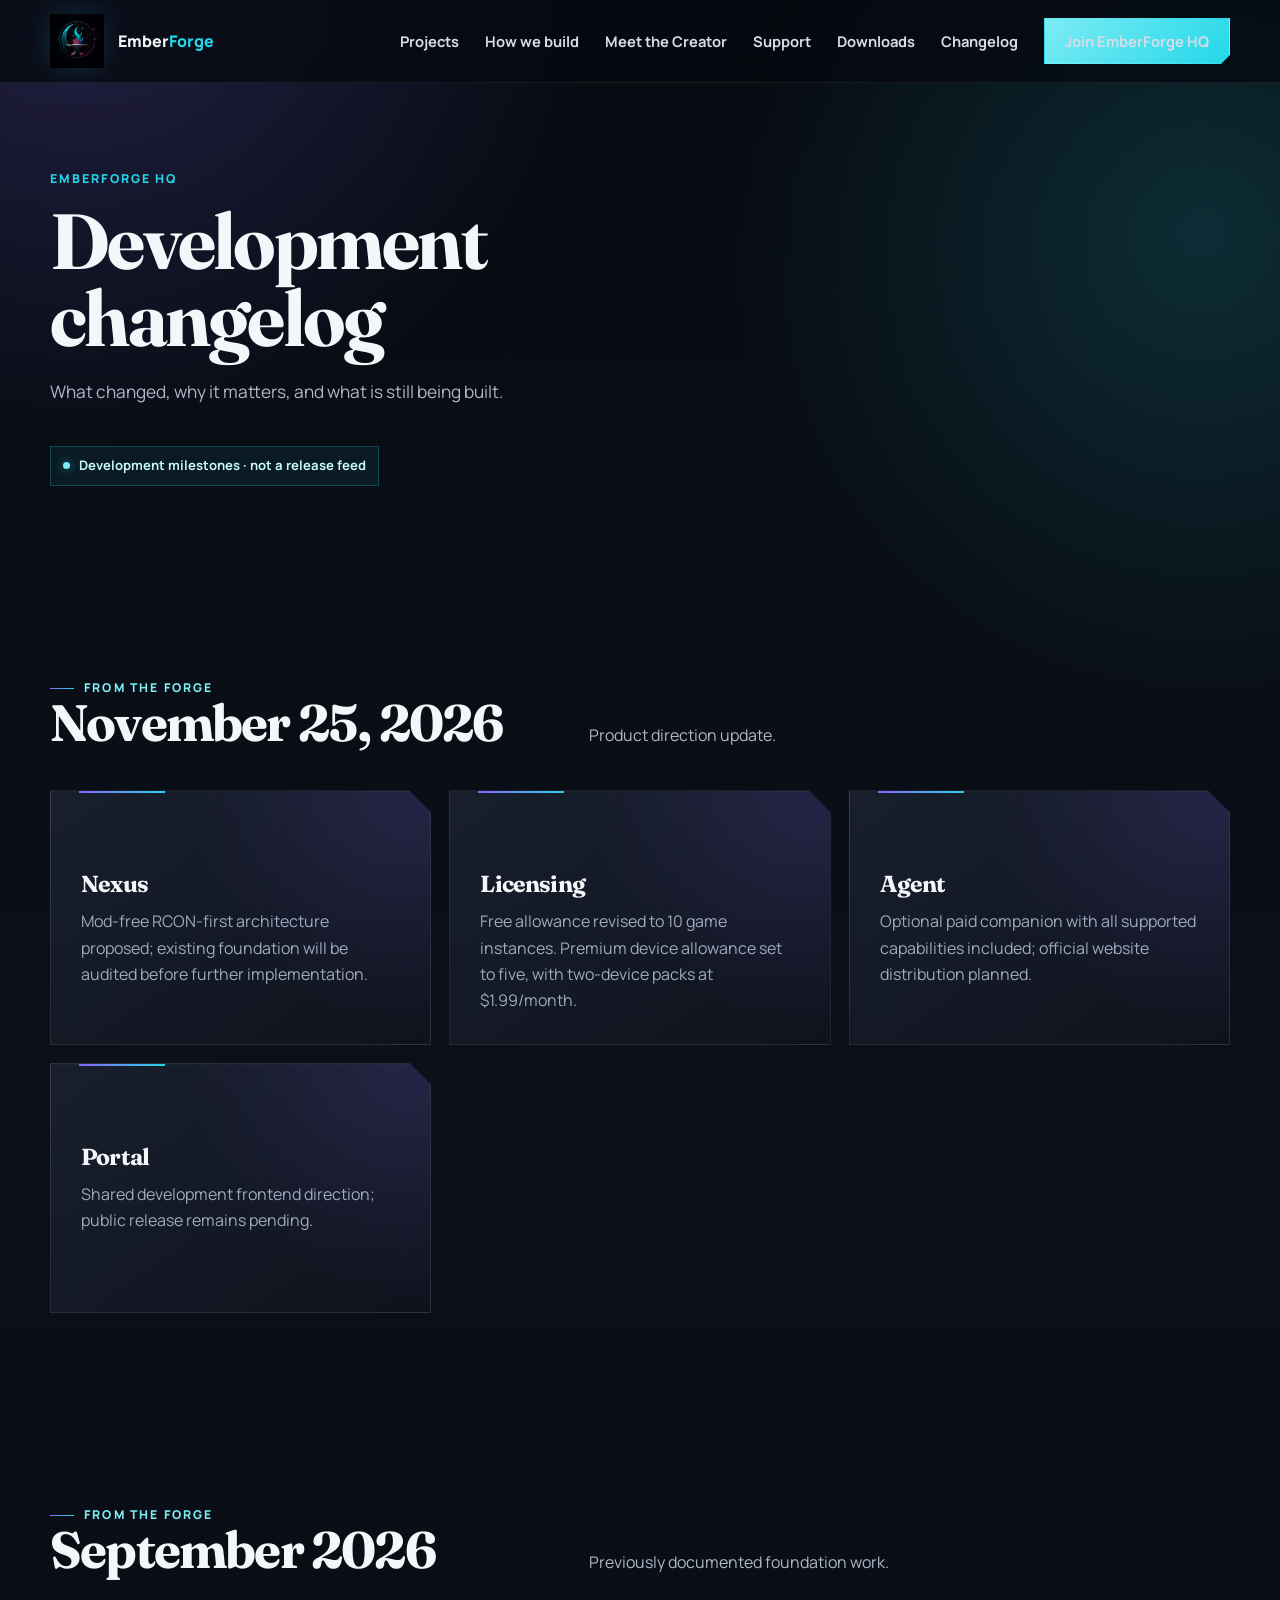
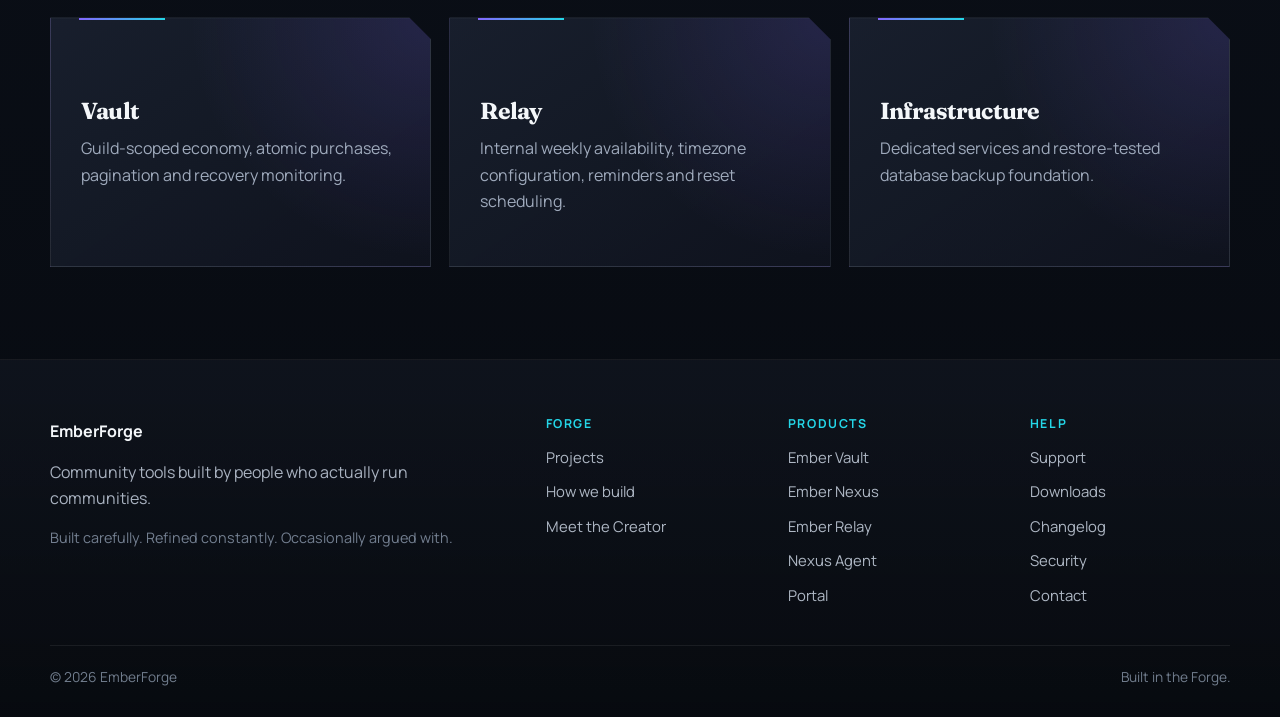
<file: changelog.html>
<!doctype html>
<html lang="en">
<head>
<meta charset="utf-8">
<meta name="viewport" content="width=device-width,initial-scale=1">
<meta name="theme-color" content="#090D14">
<title>Development changelog | EmberForge HQ</title>
<meta name="description" content="What changed, why it matters, and what is still being built.">
<style>
@import url('https://fonts.googleapis.com/css2?family=Fraunces:opsz,wght@9..144,600;9..144,700;9..144,800&family=Manrope:wght@400;500;600;700;800&display=swap');

:root{
  --ink:#090D14;
  --panel:#141925;
  --panel-2:#191f2e;
  --cyan:#24D7E8;
  --cyan-soft:#7CECF5;
  --violet:#8367FF;
  --violet-soft:#B0A2FF;
  --white:#F4F7FA;
  --steel:#8996A8;
  --muted:#AEB8C7;
  --line:rgba(244,247,250,.10);
  --shadow:0 28px 80px rgba(0,0,0,.36);
  --max:1180px;
}

*{box-sizing:border-box}
html{scroll-behavior:smooth}
body{
  margin:0;min-height:100vh;color:var(--white);
  font-family:"Manrope",ui-sans-serif,system-ui,sans-serif;
  line-height:1.65;overflow-x:hidden;
  background:
    radial-gradient(circle at 6% -4%,rgba(131,103,255,.25),transparent 34rem),
    radial-gradient(circle at 94% 10%,rgba(36,215,232,.16),transparent 30rem),
    linear-gradient(180deg,#070A10 0%,#0B1019 48%,#070A10 100%);
}
body::before{
  content:"";position:fixed;inset:0;pointer-events:none;opacity:.14;z-index:999;
  background-image:url("data:image/svg+xml,%3Csvg viewBox='0 0 140 140' xmlns='http://www.w3.org/2000/svg'%3E%3Cfilter id='n'%3E%3CfeTurbulence type='fractalNoise' baseFrequency='.92' numOctaves='2' stitchTiles='stitch'/%3E%3C/filter%3E%3Crect width='100%25' height='100%25' filter='url(%23n)' opacity='.06'/%3E%3C/svg%3E");
  mix-blend-mode:soft-light;
}

a{color:inherit}.shell{width:min(var(--max),calc(100% - 40px));margin:0 auto}

.site-nav{
  position:sticky;top:0;z-index:50;backdrop-filter:blur(18px);
  background:rgba(7,10,16,.82);border-bottom:1px solid rgba(244,247,250,.07)
}
.nav-inner{min-height:82px;display:flex;align-items:center;justify-content:space-between;gap:24px}
.brand{display:inline-flex;align-items:center;gap:14px;text-decoration:none;font-weight:800}
.brand-mark{width:54px;height:54px;display:grid;place-items:center;flex-shrink:0}
.brand-mark img{width:100%;height:100%;object-fit:contain;display:block;filter:drop-shadow(0 0 14px rgba(36,215,232,.16))}
.brand em{font-style:normal;color:var(--cyan)}
.nav-links{display:flex;align-items:center;gap:26px}
.nav-links a{text-decoration:none;color:#d7dde8;font-size:.92rem;font-weight:700}
.nav-links a:hover{color:var(--cyan-soft)}
.nav-cta,.btn{
  display:inline-flex;align-items:center;justify-content:center;gap:10px;min-height:46px;padding:0 20px;
  text-decoration:none;font-weight:800;border:1px solid transparent;
  clip-path:polygon(0 0,100% 0,100% calc(100% - 9px),calc(100% - 9px) 100%,0 100%);
  transition:.18s ease
}
.nav-cta,.btn.primary{
  color:#071114;background:linear-gradient(135deg,var(--cyan-soft),var(--cyan));
  box-shadow:0 14px 34px rgba(36,215,232,.17)
}
.nav-cta:hover,.btn.primary:hover{transform:translateY(-2px);box-shadow:0 18px 42px rgba(36,215,232,.25)}
.btn.secondary{color:var(--white);border-color:rgba(244,247,250,.14);background:rgba(244,247,250,.035)}
.btn.secondary:hover{transform:translateY(-2px);border-color:var(--violet);background:rgba(131,103,255,.12)}

.eyebrow{
  display:inline-flex;align-items:center;gap:10px;color:var(--cyan-soft);
  font-size:.76rem;letter-spacing:.18em;text-transform:uppercase;font-weight:800
}
.eyebrow::before{content:"";width:24px;height:1px;background:linear-gradient(90deg,var(--violet),var(--cyan))}

h1,h2,h3{font-family:"Fraunces",Georgia,serif;margin:0;line-height:.98;letter-spacing:-.035em}
h1{font-size:clamp(3.4rem,6.1vw,6.25rem)}
h2{font-size:clamp(2.4rem,4vw,4.4rem)}
h3{font-size:1.45rem}
.lead{color:var(--muted);font-size:1.08rem;max-width:700px}
.section{padding:92px 0}

.card{
  position:relative;
  background:
    radial-gradient(circle at 100% 0%,rgba(131,103,255,.16),transparent 15rem),
    linear-gradient(145deg,rgba(25,31,46,.95),rgba(15,19,29,.97));
  border:1px solid var(--line);
  box-shadow:inset 0 1px 0 rgba(244,247,250,.025);
  clip-path:polygon(0 0,calc(100% - 22px) 0,100% 22px,100% 100%,0 100%)
}
.card::after{
  content:"";position:absolute;left:28px;top:0;width:86px;height:2px;
  background:linear-gradient(90deg,var(--violet),var(--cyan))
}

.product-hero{padding:86px 0 92px}
.product-hero-grid{display:grid;grid-template-columns:1fr .95fr;gap:56px;align-items:center}
.product-kicker{color:var(--cyan);text-transform:uppercase;font-weight:800;letter-spacing:.16em;font-size:.77rem}
.product-hero h1{margin:14px 0 22px;max-width:760px}
.product-hero h1 span{
  background:linear-gradient(90deg,var(--cyan),var(--violet-soft));
  -webkit-background-clip:text;background-clip:text;color:transparent;
  text-shadow:0 0 28px rgba(36,215,232,.08)
}
.product-actions{display:flex;flex-wrap:wrap;gap:12px;margin-top:28px}

.status-pill{
  display:inline-flex;align-items:center;gap:9px;margin-top:22px;padding:8px 12px;
  border:1px solid rgba(36,215,232,.24);background:rgba(36,215,232,.07);
  color:#c7f8fb;font-size:.82rem;font-weight:700
}
.status-dot{width:7px;height:7px;border-radius:50%;background:var(--cyan-soft);box-shadow:0 0 10px rgba(36,215,232,.65)}

.nexus-shell{padding:28px;min-height:440px;overflow:hidden}
.nexus-shell::before{
  content:"";position:absolute;inset:0;pointer-events:none;
  background:
    radial-gradient(circle at 20% 16%,rgba(36,215,232,.12),transparent 16rem),
    radial-gradient(circle at 100% 90%,rgba(131,103,255,.20),transparent 20rem)
}
.network{
  position:relative;z-index:1;min-height:380px;display:grid;place-items:center
}
.core{
  position:relative;width:132px;height:132px;border-radius:50%;display:grid;place-items:center;text-align:center;
  border:1px solid rgba(36,215,232,.42);
  background:radial-gradient(circle,rgba(36,215,232,.16),rgba(131,103,255,.12) 50%,rgba(9,13,20,.95) 74%);
  box-shadow:0 0 42px rgba(36,215,232,.14),0 0 90px rgba(131,103,255,.10);
  font-weight:800
}
.core span{display:block;color:var(--cyan-soft);font-size:.7rem;text-transform:uppercase;letter-spacing:.13em}
.node{
  position:absolute;min-width:120px;padding:13px 14px;text-align:center;font-size:.82rem;font-weight:800;
  border:1px solid rgba(244,247,250,.10);background:rgba(10,14,22,.9)
}
.node::after{content:"";position:absolute;background:linear-gradient(90deg,rgba(131,103,255,.5),rgba(36,215,232,.55));height:1px}
.n1{top:26px;left:18px}.n1::after{width:110px;left:100%;top:50%;transform:rotate(24deg);transform-origin:left}
.n2{top:26px;right:18px}.n2::after{width:110px;right:100%;top:50%;transform:rotate(-24deg);transform-origin:right}
.n3{bottom:30px;left:16px}.n3::after{width:112px;left:100%;top:50%;transform:rotate(-25deg);transform-origin:left}
.n4{bottom:30px;right:16px}.n4::after{width:112px;right:100%;top:50%;transform:rotate(25deg);transform-origin:right}
.n5{top:50%;left:6px;transform:translateY(-50%)}.n5::after{width:96px;left:100%;top:50%}
.n6{top:50%;right:6px;transform:translateY(-50%)}.n6::after{width:96px;right:100%;top:50%}

.section-head{display:grid;grid-template-columns:.85fr 1.15fr;gap:66px;align-items:end;margin-bottom:42px}
.section-head p{margin:0;color:var(--muted);max-width:680px}
.feature-grid{display:grid;grid-template-columns:repeat(3,1fr);gap:18px}
.feature-card{padding:30px;min-height:250px}
.feature-card .num{color:var(--cyan);font-weight:800;font-size:.76rem;letter-spacing:.12em}
.feature-card h3{margin:52px 0 12px}
.feature-card p{margin:0;color:#9faabc}

.pricing-grid{display:grid;grid-template-columns:repeat(2,1fr);gap:18px}
.plan-card{padding:34px}
.plan-card.featured{border-color:rgba(36,215,232,.24)}
.plan-top{display:flex;justify-content:space-between;gap:18px;align-items:flex-start;margin-bottom:22px}
.plan-name{color:var(--cyan-soft);font-size:.78rem;letter-spacing:.13em;text-transform:uppercase;font-weight:800}
.plan-price{font-family:"Fraunces",Georgia,serif;font-size:2.2rem;line-height:1;color:var(--white)}
.plan-price small{font-family:"Manrope",sans-serif;font-size:.8rem;color:var(--muted);font-weight:600}
.plan-card h3{margin:12px 0}
.plan-card p{color:var(--muted)}
.plan-list{margin:20px 0 0;padding:0;list-style:none;display:grid;gap:9px}
.plan-list li{color:#c7d0dd;font-size:.94rem}
.plan-list li::before{content:"+";color:var(--cyan);font-weight:800;margin-right:10px}
.plan-note{margin-top:18px;color:#8794a7;font-size:.86rem}

.architecture{
  display:grid;grid-template-columns:.9fr 1.1fr;gap:52px;align-items:center
}
.arch-panel{padding:34px}
.stack{display:grid;gap:10px;margin-top:18px}
.stack-row{
  display:grid;grid-template-columns:170px 1fr;gap:16px;align-items:center;padding:15px 16px;
  border:1px solid rgba(244,247,250,.07);background:rgba(244,247,250,.024)
}
.stack-row strong{color:var(--cyan-soft)}
.stack-row span{color:var(--muted);font-size:.93rem}

.principles{display:grid;grid-template-columns:repeat(2,1fr);gap:18px}
.principle{padding:30px}
.principle strong{display:block;color:var(--violet-soft);font-size:.78rem;letter-spacing:.12em;text-transform:uppercase}
.principle h3{margin:16px 0 10px}
.principle p{margin:0;color:var(--muted)}

.callout{
  padding:28px 30px;margin-top:24px;border:1px solid rgba(36,215,232,.18);
  background:linear-gradient(135deg,rgba(36,215,232,.055),rgba(131,103,255,.045));
  color:#c8d1de
}
.callout strong{color:var(--cyan-soft)}

.roadmap{display:grid;gap:14px}
.phase{
  display:grid;grid-template-columns:110px 1fr;gap:22px;padding:22px 24px;
  border:1px solid rgba(244,247,250,.08);background:rgba(244,247,250,.02)
}
.phase b{color:var(--cyan);letter-spacing:.1em;font-size:.8rem}
.phase h3{font-family:"Manrope",sans-serif;font-size:1rem;letter-spacing:0;line-height:1.35;margin:0 0 5px}
.phase p{margin:0;color:var(--muted);font-size:.92rem}
.planning-note{
  margin:22px 0 0;padding:16px 18px;
  border:1px solid rgba(131,103,255,.20);
  background:rgba(131,103,255,.055);
  color:#aeb8c7;font-size:.92rem
}

.product-cta{text-align:center;padding:92px 0 104px}
.product-cta p{margin:18px auto 0}
.product-cta .product-actions{justify-content:center}

.site-footer{
  border-top:1px solid rgba(244,247,250,.07);padding:58px 0 28px;
  background:linear-gradient(180deg,rgba(17,22,32,.72),rgba(7,10,15,.96))
}
.footer-grid{display:grid;grid-template-columns:1.7fr repeat(3,.75fr);gap:42px}
.footer-brand p{max-width:460px;color:#a9b2c0;margin:14px 0 0}
.footer-small{color:#737f90!important;font-size:.9rem}
.footer-column{display:grid;gap:10px;align-content:start}
.footer-column h3{
  font-family:"Manrope",sans-serif;margin:0 0 4px;color:var(--cyan);
  text-transform:uppercase;letter-spacing:.13em;font-size:.77rem
}
.footer-column a,.footer-column span{color:#aeb7c4;text-decoration:none;font-size:.93rem}
.footer-column a:hover{color:var(--white)}
.footer-bottom{
  display:flex;justify-content:space-between;gap:20px;margin-top:38px;padding-top:20px;
  border-top:1px solid rgba(244,247,250,.07);color:#717d8d;font-size:.86rem
}

@media(max-width:940px){
  .nav-links a:not(.nav-cta){display:none}
  .footer-grid{grid-template-columns:1fr 1fr}
  .product-hero-grid,.section-head,.architecture{grid-template-columns:1fr}
  .feature-grid,.pricing-grid{grid-template-columns:1fr}
}
@media(max-width:700px){
  .network{min-height:470px}
  .node{min-width:100px}
  .n1,.n2{top:20px}.n3,.n4{bottom:18px}
  .n5{top:39%;left:0}.n6{top:61%;right:0}
  .node::after{display:none}
  .principles{grid-template-columns:1fr}
  .phase{grid-template-columns:1fr;gap:6px}
  .stack-row{grid-template-columns:1fr;gap:3px}
}
@media(max-width:640px){
  .shell{width:min(100% - 26px,var(--max))}
  .nav-inner{min-height:70px}.brand-mark{width:46px;height:46px}.nav-cta{display:none}
  .section{padding:72px 0}.footer-grid{grid-template-columns:1fr}.footer-bottom{flex-direction:column}
  .product-hero{padding-top:56px}.nexus-shell{padding:20px}.product-actions .btn{width:100%}
}
</style>
</head>
<body>

<nav class="site-nav">
  <div class="shell nav-inner">
    <a class="brand" href="/" aria-label="EmberForge home">
      <span class="brand-mark"><img src="/emberforge-mark.png" alt=""></span>
      <span>Ember<em>Forge</em></span>
    </a>
    <div class="nav-links">
      <a href="/#products">Projects</a>
      <a href="/#why">How we build</a>
      <a href="/creator.html">Meet the Creator</a>
      <a href="/support.html">Support</a><a href="/downloads.html">Downloads</a><a href="/changelog.html">Changelog</a>
      <a class="nav-cta" href="https://discord.gg/WRv4fGv2PG">Join EmberForge HQ</a>
    </div>
  </div>
</nav>

<main><section class="product-hero"><div class="shell"><div class="product-kicker">EmberForge HQ</div><h1>Development changelog</h1><p class="lead">What changed, why it matters, and what is still being built.</p><div class="status-pill"><span class="status-dot"></span>Development milestones · not a release feed</div></div></section><section class="section"><div class="shell"><div class="section-head"><div><div class="eyebrow">From the Forge</div><h2>November 25, 2026</h2></div><p>Product direction update.</p></div><div class="feature-grid"><article class="feature-card card"><h3>Nexus</h3><p>Mod-free RCON-first architecture proposed; existing foundation will be audited before further implementation.</p></article><article class="feature-card card"><h3>Licensing</h3><p>Free allowance revised to 10 game instances. Premium device allowance set to five, with two-device packs at $1.99/month.</p></article><article class="feature-card card"><h3>Agent</h3><p>Optional paid companion with all supported capabilities included; official website distribution planned.</p></article><article class="feature-card card"><h3>Portal</h3><p>Shared development frontend direction; public release remains pending.</p></article></div></div></section><section class="section"><div class="shell"><div class="section-head"><div><div class="eyebrow">From the Forge</div><h2>September 2026</h2></div><p>Previously documented foundation work.</p></div><div class="feature-grid"><article class="feature-card card"><h3>Vault</h3><p>Guild-scoped economy, atomic purchases, pagination and recovery monitoring.</p></article><article class="feature-card card"><h3>Relay</h3><p>Internal weekly availability, timezone configuration, reminders and reset scheduling.</p></article><article class="feature-card card"><h3>Infrastructure</h3><p>Dedicated services and restore-tested database backup foundation.</p></article></div></div></section></main>

<footer class="site-footer">
  <div class="shell footer-grid">
    <div class="footer-brand">
      <strong>EmberForge</strong>
      <p>Community tools built by people who actually run communities.</p>
      <p class="footer-small">Built carefully. Refined constantly. Occasionally argued with.</p>
    </div>
    <div class="footer-column">
      <h3>Forge</h3>
      <a href="/#products">Projects</a>
      <a href="/#why">How we build</a>
      <a href="/creator.html">Meet the Creator</a>
    </div>
    <div class="footer-column">
      <h3>Products</h3>
      <a href="/ember-vault.html">Ember Vault</a>
      <a href="/ember-nexus.html">Ember Nexus</a>
      <a href="/ember-relay.html">Ember Relay</a><a href="/ember-nexus-agent.html">Nexus Agent</a><a href="/emberforge-portal.html">Portal</a>
    </div>
    <div class="footer-column">
      <h3>Help</h3>
      <a href="/support.html">Support</a><a href="/downloads.html">Downloads</a><a href="/changelog.html">Changelog</a>
      <a href="/security.html">Security</a>
      <a href="mailto:support@emberforgehq.com">Contact</a>
    </div>
  </div>
  <div class="shell footer-bottom">
    <span>© <span id="year">2026</span> EmberForge</span>
    <span>Built in the Forge.</span>
  </div>
</footer>

<script>
const yearEl=document.getElementById('year');
if(yearEl)yearEl.textContent=new Date().getFullYear();
</script>
</body>
</html>
</file>
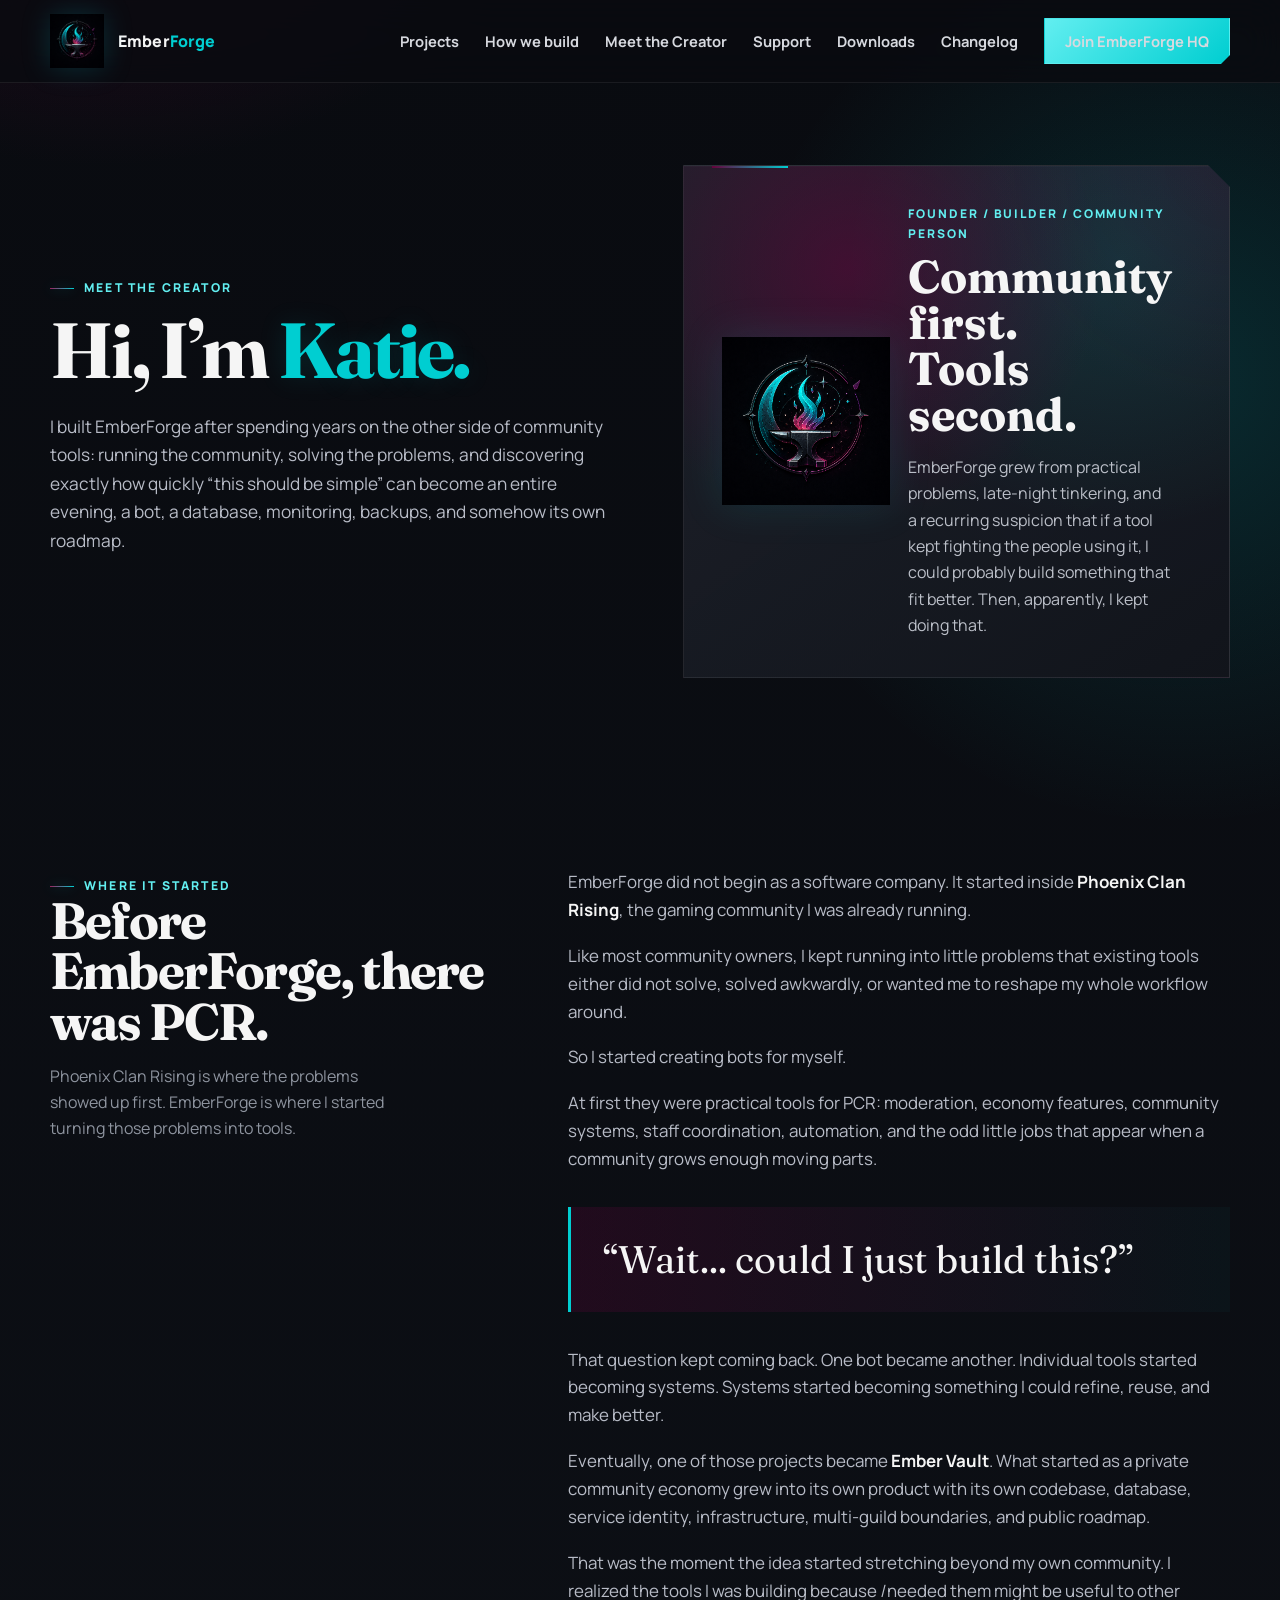
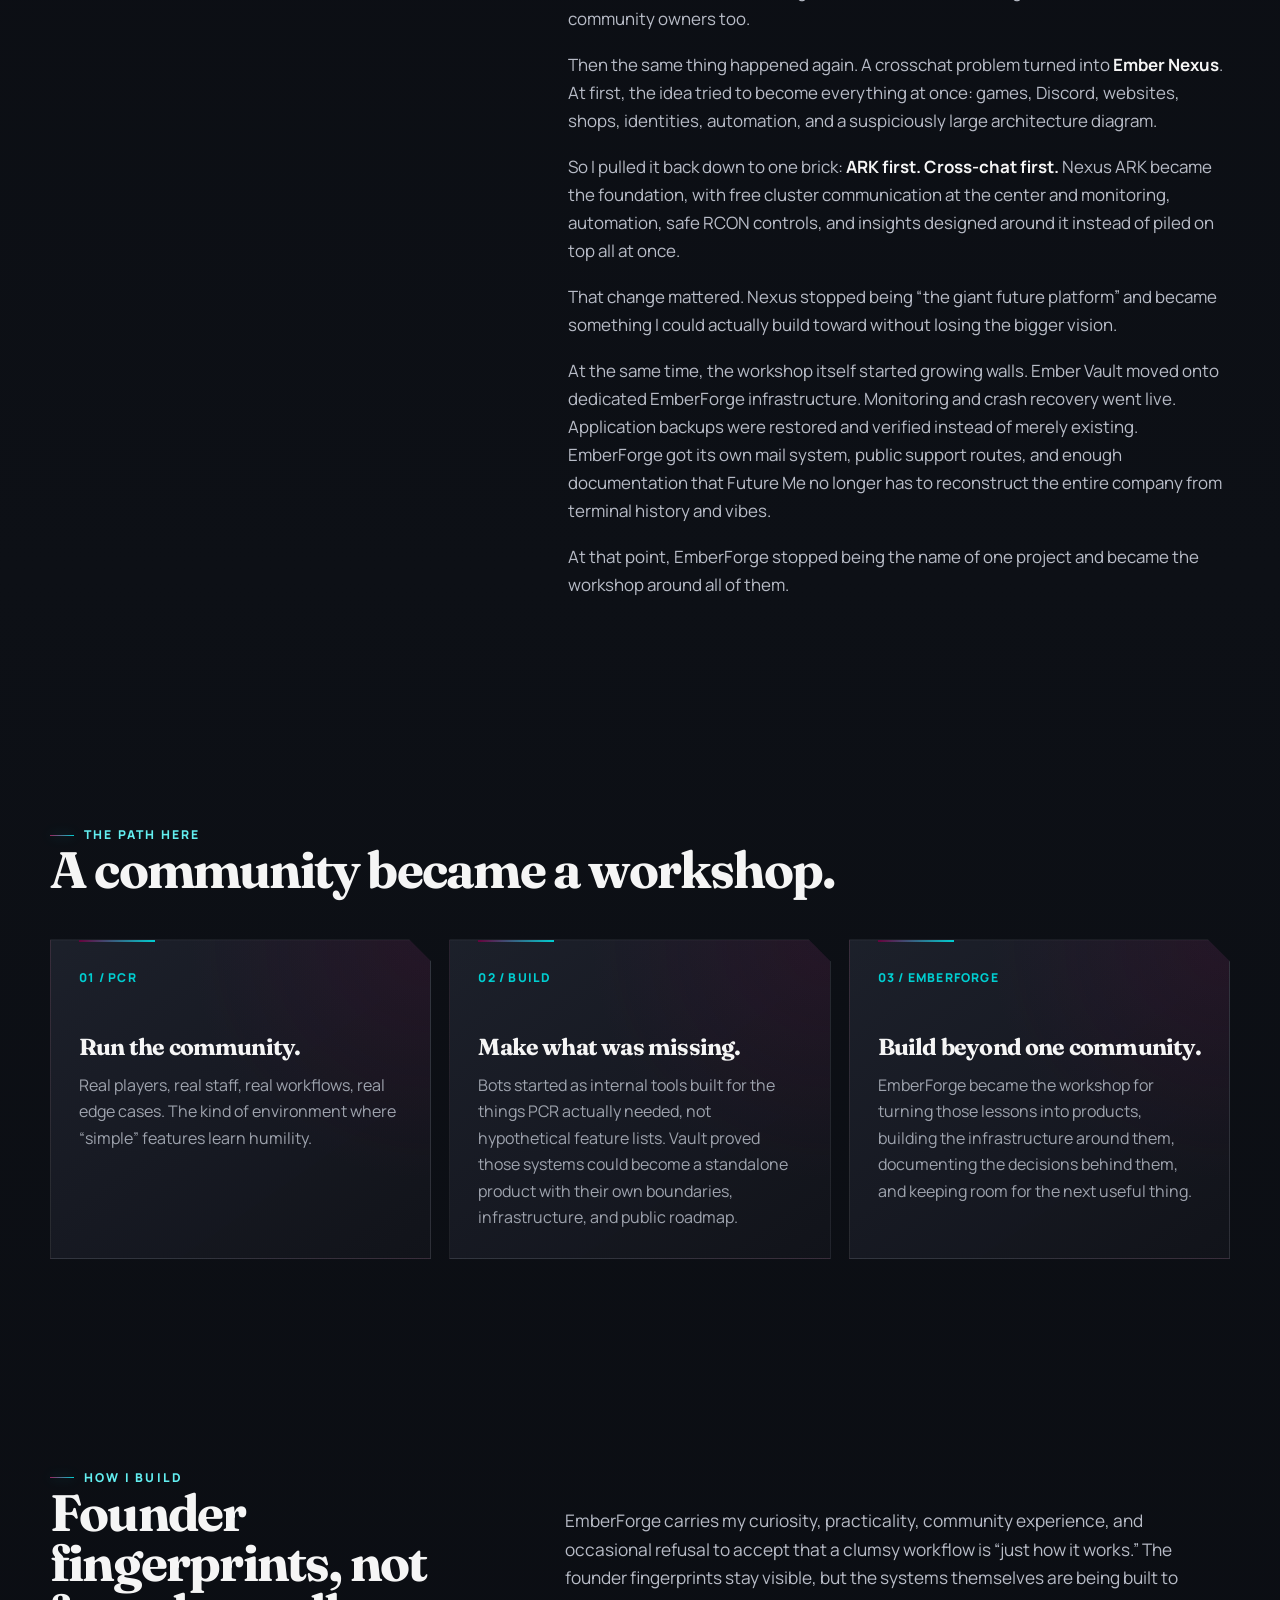
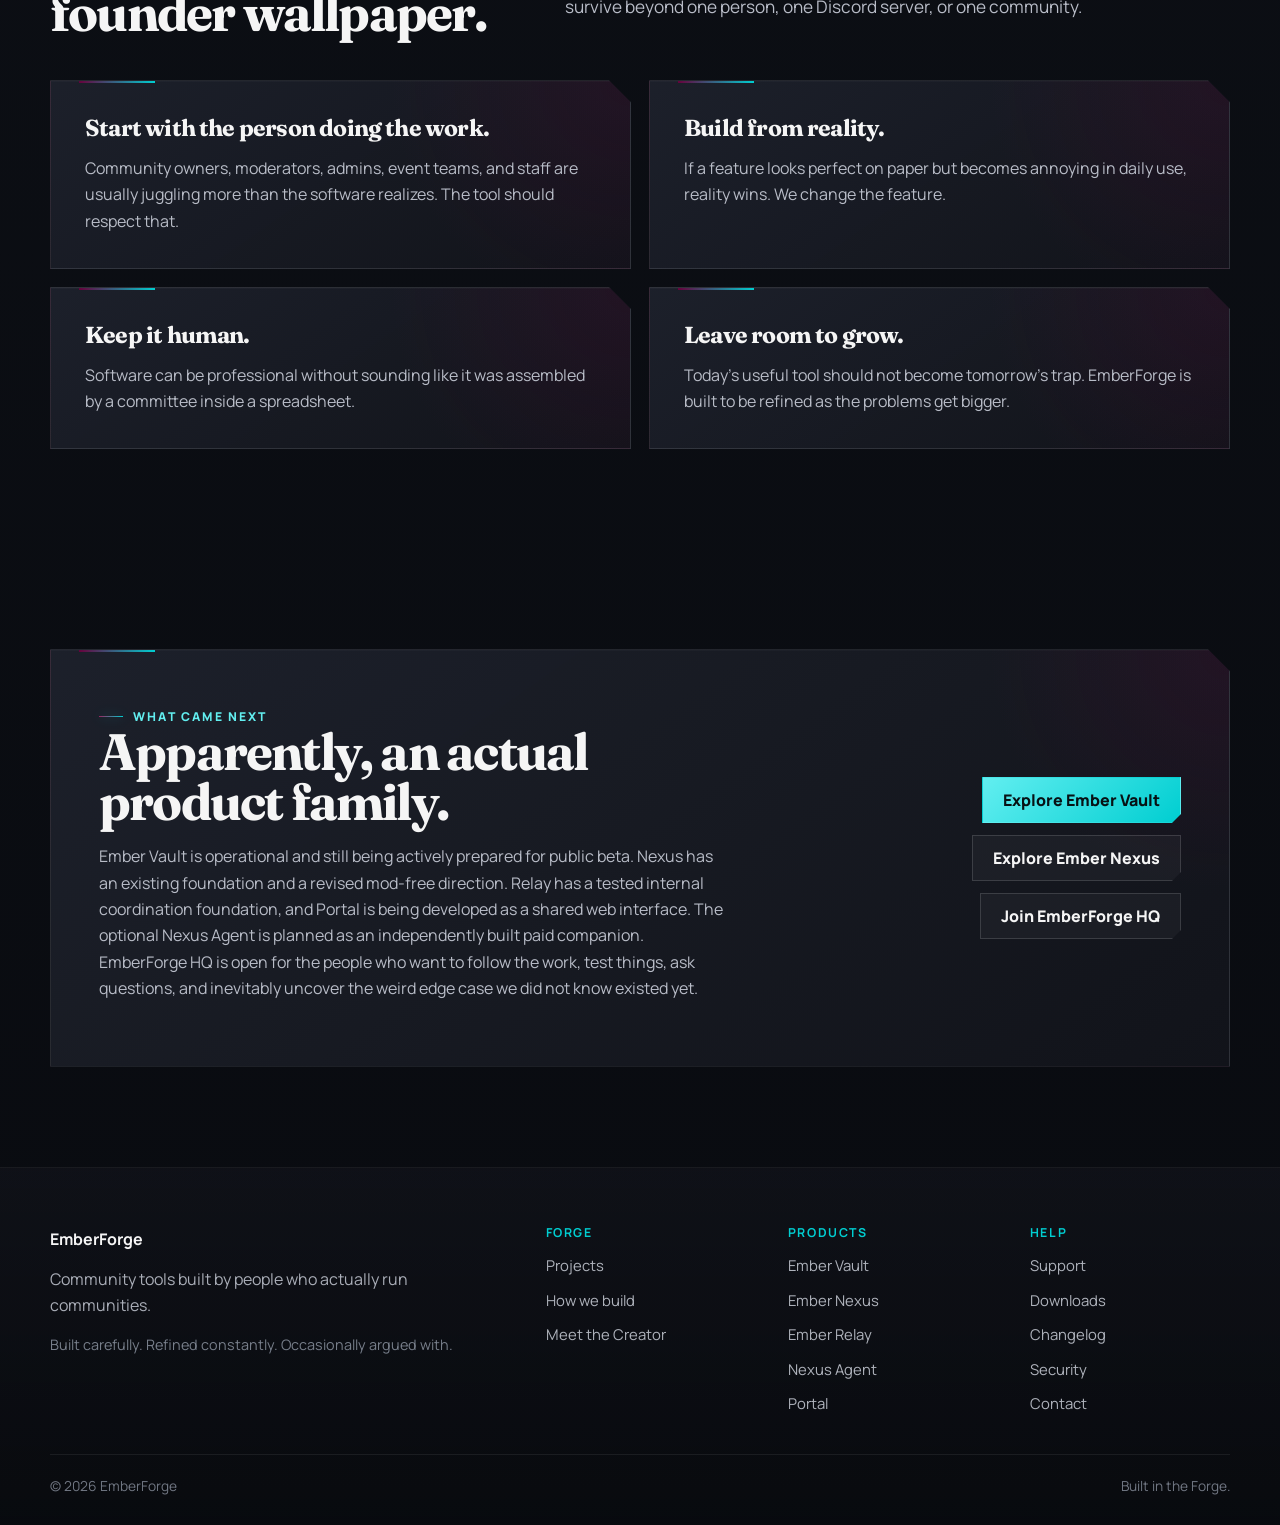
<file: creator.html>
<!doctype html>
<html lang="en">
<head>
<meta charset="utf-8">
<meta name="viewport" content="width=device-width,initial-scale=1">
<meta name="theme-color" content="#0b0d12">
<title>Meet the Creator | EmberForge</title>
<meta name="description" content="Meet the creator behind EmberForge and learn how community problems became community tools.">
<style>

@import url('https://fonts.googleapis.com/css2?family=Fraunces:opsz,wght@9..144,600;9..144,700;9..144,800&family=Manrope:wght@400;500;600;700;800&display=swap');

:root {
  --ink: #0b0d12;
  --ink-2: #11131a;
  --panel: #171a22;
  --panel-2: #1e222c;
  --turquoise: #00ced1;
  --turquoise-soft: #62eef0;
  --purple: #66023c;
  --purple-soft: #9a245f;
  --white: #f5f5f5;
  --muted: #b8bcc7;
  --muted-2: #858b98;
  --line: rgba(245,245,245,.10);
  --cyan-line: rgba(0,206,209,.25);
  --purple-line: rgba(154,36,95,.30);
  --shadow: 0 28px 80px rgba(0,0,0,.34);
  --max: 1180px;
}

* { box-sizing: border-box; }
html { scroll-behavior: smooth; }
body {
  margin: 0;
  min-height: 100vh;
  color: var(--white);
  font-family: "Manrope", ui-sans-serif, system-ui, sans-serif;
  line-height: 1.65;
  overflow-x: hidden;
  background:
    radial-gradient(circle at 8% -8%, rgba(102,2,60,.52), transparent 34rem),
    radial-gradient(circle at 92% 8%, rgba(0,206,209,.16), transparent 28rem),
    linear-gradient(180deg, #090b10 0%, #0d1016 46%, #090b10 100%);
}

body::before {
  content: "";
  position: fixed;
  inset: 0;
  pointer-events: none;
  opacity: .15;
  z-index: 999;
  background-image: url("data:image/svg+xml,%3Csvg viewBox='0 0 140 140' xmlns='http://www.w3.org/2000/svg'%3E%3Cfilter id='n'%3E%3CfeTurbulence type='fractalNoise' baseFrequency='.92' numOctaves='2' stitchTiles='stitch'/%3E%3C/filter%3E%3Crect width='100%25' height='100%25' filter='url(%23n)' opacity='.06'/%3E%3C/svg%3E");
  mix-blend-mode: soft-light;
}

a { color: inherit; }
.shell { width: min(var(--max), calc(100% - 40px)); margin: 0 auto; }

.site-nav {
  position: sticky;
  top: 0;
  z-index: 50;
  backdrop-filter: blur(18px);
  background: rgba(9,11,16,.78);
  border-bottom: 1px solid rgba(245,245,245,.07);
}

.nav-inner {
  min-height: 82px;
  display: flex;
  align-items: center;
  justify-content: space-between;
  gap: 24px;
}

.brand {
  display: inline-flex;
  align-items: center;
  gap: 14px;
  text-decoration: none;
  font-weight: 800;
  letter-spacing: .01em;
}

.brand-mark {
  width: 54px;
  height: 54px;
  display: grid;
  place-items: center;
  flex-shrink: 0;
}
.brand-mark img {
  width: 100%;
  height: 100%;
  object-fit: contain;
  display: block;
  filter: drop-shadow(0 0 14px rgba(0,206,209,.18));
}
.brand em { font-style: normal; color: var(--turquoise); }

.nav-links {
  display: flex;
  align-items: center;
  gap: 26px;
}
.nav-links a {
  text-decoration: none;
  color: #d7d9df;
  font-size: .92rem;
  font-weight: 700;
}
.nav-links a:hover { color: var(--turquoise-soft); }

.nav-cta, .btn {
  display: inline-flex;
  align-items: center;
  justify-content: center;
  gap: 10px;
  min-height: 46px;
  padding: 0 20px;
  text-decoration: none;
  font-weight: 800;
  border: 1px solid transparent;
  clip-path: polygon(0 0, 100% 0, 100% calc(100% - 9px), calc(100% - 9px) 100%, 0 100%);
  transition: transform .18s ease, box-shadow .18s ease, border-color .18s ease, background .18s ease;
}

.nav-cta, .btn.primary {
  color: #071114;
  background: linear-gradient(135deg, var(--turquoise-soft), var(--turquoise));
  box-shadow: 0 14px 34px rgba(0,206,209,.17);
}
.nav-cta:hover, .btn.primary:hover {
  transform: translateY(-2px);
  box-shadow: 0 18px 42px rgba(0,206,209,.25);
}

.btn.secondary {
  color: var(--white);
  border-color: rgba(245,245,245,.14);
  background: rgba(245,245,245,.035);
}
.btn.secondary:hover {
  transform: translateY(-2px);
  border-color: var(--purple-soft);
  background: rgba(102,2,60,.18);
}

.eyebrow {
  display: inline-flex;
  align-items: center;
  gap: 10px;
  color: var(--turquoise-soft);
  font-size: .76rem;
  letter-spacing: .18em;
  text-transform: uppercase;
  font-weight: 800;
}
.eyebrow::before {
  content: "";
  width: 24px;
  height: 1px;
  background: linear-gradient(90deg, var(--purple-soft), var(--turquoise));
  box-shadow: 0 0 12px rgba(0,206,209,.45);
}

h1, h2, h3, .display {
  font-family: "Fraunces", Georgia, serif;
  margin: 0;
  line-height: .98;
  letter-spacing: -.035em;
}
h1 { font-size: clamp(3.4rem, 6.1vw, 6.35rem); }
h2 { font-size: clamp(2.45rem, 4vw, 4.5rem); }
h3 { font-size: 1.45rem; line-height: 1.1; }

.lead {
  color: var(--muted);
  font-size: 1.08rem;
  max-width: 680px;
}

.glow-word {
  color: var(--turquoise);
  text-shadow: 0 0 28px rgba(0,206,209,.14);
}

.section {
  padding: 100px 0;
}

.card {
  position: relative;
  background:
    radial-gradient(circle at 100% 0%, rgba(102,2,60,.17), transparent 15rem),
    linear-gradient(145deg, rgba(30,34,44,.94), rgba(18,20,27,.96));
  border: 1px solid var(--line);
  box-shadow: inset 0 1px 0 rgba(245,245,245,.025);
  clip-path: polygon(0 0, calc(100% - 22px) 0, 100% 22px, 100% 100%, 0 100%);
}
.card::after {
  content: "";
  position: absolute;
  left: 28px;
  top: 0;
  width: 76px;
  height: 2px;
  background: linear-gradient(90deg, var(--purple), var(--turquoise));
}

.site-footer {
  border-top: 1px solid rgba(245,245,245,.07);
  padding: 58px 0 28px;
  background: linear-gradient(180deg, rgba(17,19,26,.72), rgba(8,10,14,.96));
}
.footer-grid {
  display: grid;
  grid-template-columns: 1.7fr repeat(3, .75fr);
  gap: 42px;
}
.footer-brand p { max-width: 460px; color: #a9adb7; margin: 14px 0 0; }
.footer-small { color: #777e8a !important; font-size: .9rem; }
.footer-column { display: grid; gap: 10px; align-content: start; }
.footer-column h3 {
  font-family: "Manrope", sans-serif;
  margin: 0 0 4px;
  color: var(--turquoise);
  text-transform: uppercase;
  letter-spacing: .13em;
  font-size: .77rem;
}
.footer-column a, .footer-column span {
  color: #aeb2bb;
  text-decoration: none;
  font-size: .93rem;
}
.footer-column a:hover { color: var(--white); }
.footer-bottom {
  display: flex;
  justify-content: space-between;
  gap: 20px;
  margin-top: 38px;
  padding-top: 20px;
  border-top: 1px solid rgba(245,245,245,.07);
  color: #717783;
  font-size: .86rem;
}

.reveal { opacity: 0; transform: translateY(14px); transition: opacity .65s ease, transform .65s ease; }
.reveal.visible { opacity: 1; transform: none; }

@media (max-width: 940px) {
  .nav-links a:not(.nav-cta) { display: none; }
  .footer-grid { grid-template-columns: 1fr 1fr; }
}
@media (max-width: 640px) {
  .shell { width: min(100% - 26px, var(--max)); }
  .nav-inner { min-height: 70px; }
  .brand-mark { width: 46px; height: 46px; }
  .nav-cta { display: none; }
  .section { padding: 74px 0; }
  .footer-grid { grid-template-columns: 1fr; }
  .footer-bottom { flex-direction: column; }
}
@media (prefers-reduced-motion: reduce) {
  * { scroll-behavior: auto !important; transition-duration: .01ms !important; }
  .reveal { opacity: 1; transform: none; }
}

.creator-hero {
  min-height:580px;
  display:grid;
  grid-template-columns:1.02fr .98fr;
  gap:64px;
  align-items:center;
  padding:82px 0 90px;
}
.creator-hero h1 { margin-top:14px; }
.creator-hero .lead { margin-top:24px; }
.creator-card {
  min-height:360px;
  padding:38px;
  display:grid;
  grid-template-columns:.9fr 1.1fr;
  gap:18px;
  align-items:center;
  overflow:hidden;
}
.creator-card::before {
  content:"";
  position:absolute;
  inset:0;
  background:
    radial-gradient(circle at 30% 20%, rgba(102,2,60,.50), transparent 16rem),
    radial-gradient(circle at 80% 18%, rgba(0,206,209,.12), transparent 17rem);
}
.creator-card > * { position:relative; z-index:1; }
.creator-logo {
  width: min(100%, 230px);
  display:block;
  margin: 0 auto;
  filter: drop-shadow(0 0 20px rgba(0,206,209,.12));
}
.creator-card .tiny { color:var(--turquoise-soft); text-transform:uppercase; letter-spacing:.16em; font-weight:800; font-size:.75rem; }
.creator-card strong {
  display:block;
  margin-top:10px;
  font-family:"Fraunces",serif;
  font-size:clamp(2.1rem,3.6vw,3.2rem);
  line-height:1;
}
.creator-card p { color:#bbbfc8; margin:16px 0 0; }

.story {
  display:grid;
  grid-template-columns:.8fr 1.2fr;
  gap:76px;
  align-items:start;
}
.story-copy p { color:var(--muted); font-size:1.06rem; margin:0 0 18px; }
.story-copy strong { color:var(--white); }
.story-kicker { position:sticky; top:110px; }
.story-kicker p { color:#8e949f; max-width:360px; }

.pullquote {
  margin:34px 0;
  padding:30px 32px;
  border-left:3px solid var(--turquoise);
  background:linear-gradient(90deg, rgba(102,2,60,.24), rgba(0,206,209,.03));
  font-family:"Fraunces",Georgia,serif;
  font-size:clamp(1.65rem,3vw,2.55rem);
  line-height:1.15;
}

.timeline {
  display:grid;
  grid-template-columns:repeat(3,1fr);
  gap:18px;
  margin-top:44px;
}
.timeline .card { padding:28px; min-height:230px; }
.timeline .label { color:var(--turquoise); font-weight:800; letter-spacing:.1em; font-size:.76rem; }
.timeline h3 { margin:46px 0 12px; }
.timeline p { color:#9ea3ae; margin:0; }

.values {
  display:grid;
  grid-template-columns:1fr 1fr;
  gap:18px;
}
.value-card { padding:34px; }
.value-card p { color:var(--muted); margin:14px 0 0; }

.closer {
  padding:48px;
  display:grid;
  grid-template-columns:1.2fr .8fr;
  gap:40px;
  align-items:center;
}
.closer p { color:var(--muted); max-width:700px; }
.closer .btn { justify-self:end; }
.product-actions {
  display:flex;
  flex-wrap:wrap;
  gap:12px;
  justify-content:flex-end;
}
.closer .product-actions { justify-self:end; }

@media (max-width:940px) {
  .creator-hero, .creator-card, .story, .closer { grid-template-columns:1fr; }
  .story-kicker { position:static; }
  .timeline { grid-template-columns:1fr; }
  .closer .btn { justify-self:start; }
  .closer .product-actions { justify-self:start; }
}
@media (max-width:640px) {
  .values { grid-template-columns:1fr; }
  .creator-card, .closer { padding:28px; }
  .product-actions { width:100%; }
  .product-actions .btn { width:100%; }
}
</style>
</head>
<body>

<nav class="site-nav">
  <div class="shell nav-inner">
    <a class="brand" href="/" aria-label="EmberForge home">
      <span class="brand-mark" aria-hidden="true">
        <img src="/emberforge-mark.png" alt="">
      </span>
      <span>Ember<em>Forge</em></span>
    </a>
    <div class="nav-links" aria-label="Primary navigation">
      <a href="/#products">Projects</a>
      <a href="/#why">How we build</a>
      <a href="/creator.html">Meet the Creator</a>
      <a href="/support.html">Support</a><a href="/downloads.html">Downloads</a><a href="/changelog.html">Changelog</a>
      <a class="nav-cta" href="https://discord.gg/WRv4fGv2PG">Join EmberForge HQ</a>
    </div>
  </div>
</nav>

<main>
<section class="shell creator-hero">
  <div class="reveal">
    <div class="eyebrow">Meet the Creator</div>
    <h1>Hi, I’m <span class="glow-word">Katie.</span></h1>
    <p class="lead">I built EmberForge after spending years on the other side of community tools: running the community, solving the problems, and discovering exactly how quickly “this should be simple” can become an entire evening, a bot, a database, monitoring, backups, and somehow its own roadmap.</p>
  </div>

  <aside class="creator-card card reveal">
    <img class="creator-logo" src="/emberforge-mark.png" alt="EmberForge emblem">
    <div>
      <div class="tiny">Founder / Builder / Community person</div>
      <strong>Community first.<br>Tools second.</strong>
      <p>EmberForge grew from practical problems, late-night tinkering, and a recurring suspicion that if a tool kept fighting the people using it, I could probably build something that fit better. Then, apparently, I kept doing that.</p>
    </div>
  </aside>
</section>

<section class="section">
  <div class="shell story">
    <div class="story-kicker reveal">
      <div class="eyebrow">Where it started</div>
      <h2>Before EmberForge, there was PCR.</h2>
      <p>Phoenix Clan Rising is where the problems showed up first. EmberForge is where I started turning those problems into tools.</p>
    </div>

    <div class="story-copy reveal">
      <p>EmberForge did not begin as a software company. It started inside <strong>Phoenix Clan Rising</strong>, the gaming community I was already running.</p>

      <p>Like most community owners, I kept running into little problems that existing tools either did not solve, solved awkwardly, or wanted me to reshape my whole workflow around.</p>

      <p>So I started creating bots for myself.</p>

      <p>At first they were practical tools for PCR: moderation, economy features, community systems, staff coordination, automation, and the odd little jobs that appear when a community grows enough moving parts.</p>

      <div class="pullquote">“Wait... could I just build this?”</div>

      <p>That question kept coming back. One bot became another. Individual tools started becoming systems. Systems started becoming something I could refine, reuse, and make better.</p>

      <p>Eventually, one of those projects became <strong>Ember Vault</strong>. What started as a private community economy grew into its own product with its own codebase, database, service identity, infrastructure, multi-guild boundaries, and public roadmap.</p>

      <p>That was the moment the idea started stretching beyond my own community. I realized the tools I was building because <em>I</em> needed them might be useful to other community owners too.</p>

      <p>Then the same thing happened again. A crosschat problem turned into <strong>Ember Nexus</strong>. At first, the idea tried to become everything at once: games, Discord, websites, shops, identities, automation, and a suspiciously large architecture diagram.</p>

      <p>So I pulled it back down to one brick: <strong>ARK first. Cross-chat first.</strong> Nexus ARK became the foundation, with free cluster communication at the center and monitoring, automation, safe RCON controls, and insights designed around it instead of piled on top all at once.</p>

      <p>That change mattered. Nexus stopped being “the giant future platform” and became something I could actually build toward without losing the bigger vision.</p>

      <p>At the same time, the workshop itself started growing walls. Ember Vault moved onto dedicated EmberForge infrastructure. Monitoring and crash recovery went live. Application backups were restored and verified instead of merely existing. EmberForge got its own mail system, public support routes, and enough documentation that Future Me no longer has to reconstruct the entire company from terminal history and vibes.</p>

      <p>At that point, EmberForge stopped being the name of one project and became the workshop around all of them.</p>
    </div>
  </div>
</section>

<section class="section">
  <div class="shell">
    <div class="eyebrow reveal">The path here</div>
    <h2 class="reveal">A community became a workshop.</h2>

    <div class="timeline">
      <article class="card reveal">
        <div class="label">01 / PCR</div>
        <h3>Run the community.</h3>
        <p>Real players, real staff, real workflows, real edge cases. The kind of environment where “simple” features learn humility.</p>
      </article>
      <article class="card reveal">
        <div class="label">02 / BUILD</div>
        <h3>Make what was missing.</h3>
        <p>Bots started as internal tools built for the things PCR actually needed, not hypothetical feature lists. Vault proved those systems could become a standalone product with their own boundaries, infrastructure, and public roadmap.</p>
      </article>
      <article class="card reveal">
        <div class="label">03 / EMBERFORGE</div>
        <h3>Build beyond one community.</h3>
        <p>EmberForge became the workshop for turning those lessons into products, building the infrastructure around them, documenting the decisions behind them, and keeping room for the next useful thing.</p>
      </article>
    </div>
  </div>
</section>

<section class="section">
  <div class="shell">
    <div class="section-head" style="display:grid;grid-template-columns:.8fr 1.2fr;gap:72px;align-items:end;margin-bottom:42px;">
      <div class="reveal">
        <div class="eyebrow">How I build</div>
        <h2>Founder fingerprints, not founder wallpaper.</h2>
      </div>
      <p class="lead reveal">EmberForge carries my curiosity, practicality, community experience, and occasional refusal to accept that a clumsy workflow is “just how it works.” The founder fingerprints stay visible, but the systems themselves are being built to survive beyond one person, one Discord server, or one community.</p>
    </div>

    <div class="values">
      <article class="value-card card reveal">
        <h3>Start with the person doing the work.</h3>
        <p>Community owners, moderators, admins, event teams, and staff are usually juggling more than the software realizes. The tool should respect that.</p>
      </article>
      <article class="value-card card reveal">
        <h3>Build from reality.</h3>
        <p>If a feature looks perfect on paper but becomes annoying in daily use, reality wins. We change the feature.</p>
      </article>
      <article class="value-card card reveal">
        <h3>Keep it human.</h3>
        <p>Software can be professional without sounding like it was assembled by a committee inside a spreadsheet.</p>
      </article>
      <article class="value-card card reveal">
        <h3>Leave room to grow.</h3>
        <p>Today's useful tool should not become tomorrow's trap. EmberForge is built to be refined as the problems get bigger.</p>
      </article>
    </div>
  </div>
</section>

<section class="section">
  <div class="shell">
    <div class="closer card reveal">
      <div>
        <div class="eyebrow">What came next</div>
        <h2>Apparently, an actual product family.</h2>
        <p>Ember Vault is operational and still being actively prepared for public beta. Nexus has an existing foundation and a revised mod-free direction. Relay has a tested internal coordination foundation, and Portal is being developed as a shared web interface. The optional Nexus Agent is planned as an independently built paid companion. EmberForge HQ is open for the people who want to follow the work, test things, ask questions, and inevitably uncover the weird edge case we did not know existed yet.</p>
      </div>
      <div class="product-actions">
        <a class="btn primary" href="/ember-vault.html">Explore Ember Vault</a>
        <a class="btn secondary" href="/ember-nexus.html">Explore Ember Nexus</a>
        <a class="btn secondary" href="https://discord.gg/WRv4fGv2PG">Join EmberForge HQ</a>
      </div>
    </div>
  </div>
</section>
</main>

<footer class="site-footer">
  <div class="shell footer-grid">
    <div class="footer-brand">
      <strong>EmberForge</strong>
      <p>Community tools built by people who actually run communities.</p>
      <p class="footer-small">Built carefully. Refined constantly. Occasionally argued with.</p>
    </div>
    <div class="footer-column">
      <h3>Forge</h3>
      <a href="/#products">Projects</a>
      <a href="/#why">How we build</a>
      <a href="/creator.html">Meet the Creator</a>
    </div>
    <div class="footer-column">
      <h3>Products</h3>
      <a href="/ember-vault.html">Ember Vault</a>
      <a href="/ember-nexus.html">Ember Nexus</a>
      <a href="/ember-relay.html">Ember Relay</a><a href="/ember-nexus-agent.html">Nexus Agent</a><a href="/emberforge-portal.html">Portal</a>
    </div>
    <div class="footer-column">
      <h3>Help</h3>
      <a href="/support.html">Support</a><a href="/downloads.html">Downloads</a><a href="/changelog.html">Changelog</a>
      <a href="/security.html">Security</a>
      <a href="mailto:support@emberforgehq.com">Contact</a>
    </div>
  </div>
  <div class="shell footer-bottom">
    <span>© <span id="year">2026</span> EmberForge</span>
    <span>Built in the Forge.</span>
  </div>
</footer>

<script>
const yearEl = document.getElementById('year'); if (yearEl) yearEl.textContent = new Date().getFullYear();
const observer = new IntersectionObserver((entries) => {
  entries.forEach(entry => {
    if (entry.isIntersecting) {
      entry.target.classList.add('visible');
      observer.unobserve(entry.target);
    }
  });
}, { threshold: 0.12 });
document.querySelectorAll('.reveal').forEach(el => observer.observe(el));
</script>
</body>
</html>
</file>
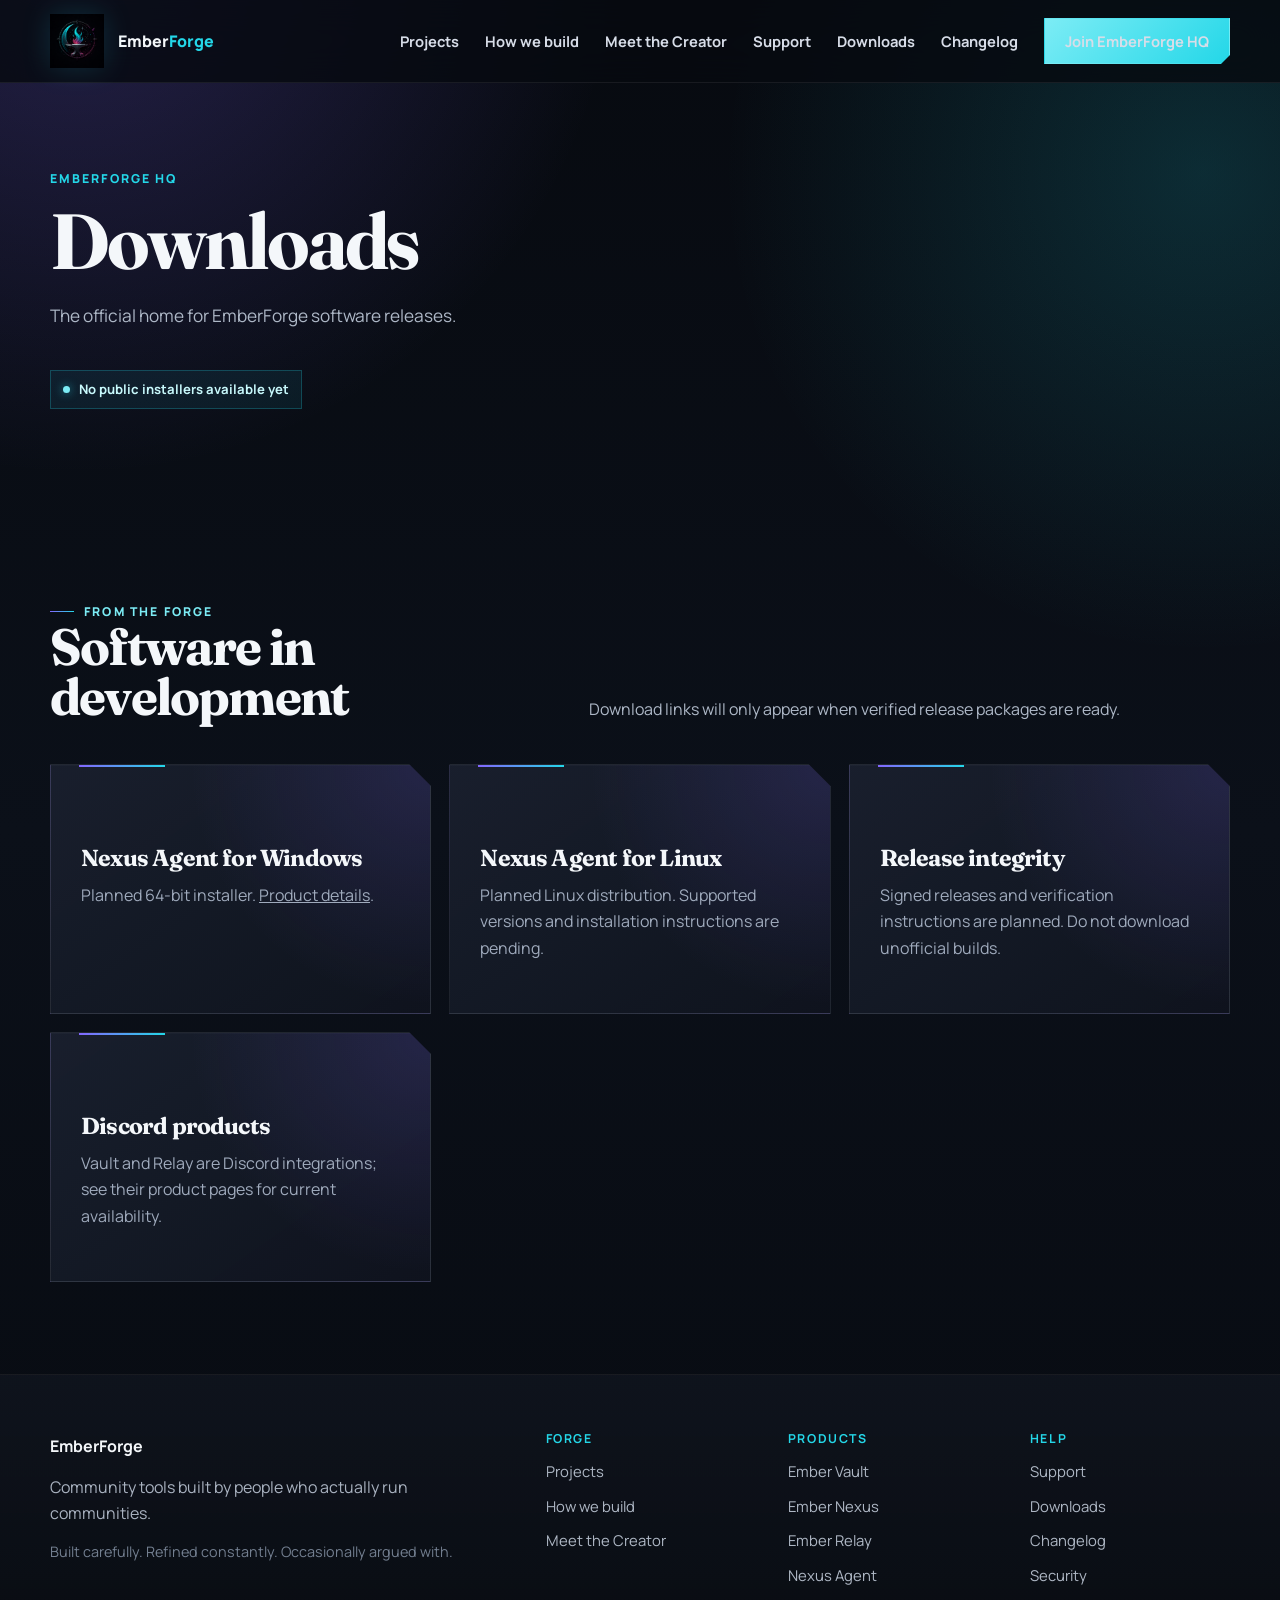
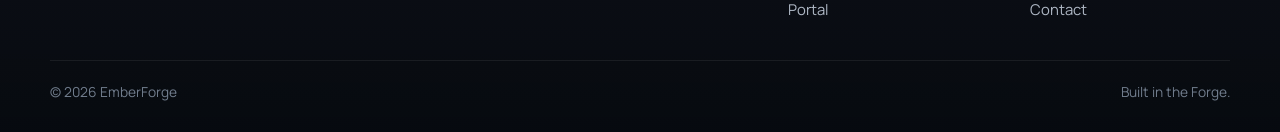
<file: downloads.html>
<!doctype html>
<html lang="en">
<head>
<meta charset="utf-8">
<meta name="viewport" content="width=device-width,initial-scale=1">
<meta name="theme-color" content="#090D14">
<title>Downloads | EmberForge HQ</title>
<meta name="description" content="The official home for EmberForge software releases.">
<style>
@import url('https://fonts.googleapis.com/css2?family=Fraunces:opsz,wght@9..144,600;9..144,700;9..144,800&family=Manrope:wght@400;500;600;700;800&display=swap');

:root{
  --ink:#090D14;
  --panel:#141925;
  --panel-2:#191f2e;
  --cyan:#24D7E8;
  --cyan-soft:#7CECF5;
  --violet:#8367FF;
  --violet-soft:#B0A2FF;
  --white:#F4F7FA;
  --steel:#8996A8;
  --muted:#AEB8C7;
  --line:rgba(244,247,250,.10);
  --shadow:0 28px 80px rgba(0,0,0,.36);
  --max:1180px;
}

*{box-sizing:border-box}
html{scroll-behavior:smooth}
body{
  margin:0;min-height:100vh;color:var(--white);
  font-family:"Manrope",ui-sans-serif,system-ui,sans-serif;
  line-height:1.65;overflow-x:hidden;
  background:
    radial-gradient(circle at 6% -4%,rgba(131,103,255,.25),transparent 34rem),
    radial-gradient(circle at 94% 10%,rgba(36,215,232,.16),transparent 30rem),
    linear-gradient(180deg,#070A10 0%,#0B1019 48%,#070A10 100%);
}
body::before{
  content:"";position:fixed;inset:0;pointer-events:none;opacity:.14;z-index:999;
  background-image:url("data:image/svg+xml,%3Csvg viewBox='0 0 140 140' xmlns='http://www.w3.org/2000/svg'%3E%3Cfilter id='n'%3E%3CfeTurbulence type='fractalNoise' baseFrequency='.92' numOctaves='2' stitchTiles='stitch'/%3E%3C/filter%3E%3Crect width='100%25' height='100%25' filter='url(%23n)' opacity='.06'/%3E%3C/svg%3E");
  mix-blend-mode:soft-light;
}

a{color:inherit}.shell{width:min(var(--max),calc(100% - 40px));margin:0 auto}

.site-nav{
  position:sticky;top:0;z-index:50;backdrop-filter:blur(18px);
  background:rgba(7,10,16,.82);border-bottom:1px solid rgba(244,247,250,.07)
}
.nav-inner{min-height:82px;display:flex;align-items:center;justify-content:space-between;gap:24px}
.brand{display:inline-flex;align-items:center;gap:14px;text-decoration:none;font-weight:800}
.brand-mark{width:54px;height:54px;display:grid;place-items:center;flex-shrink:0}
.brand-mark img{width:100%;height:100%;object-fit:contain;display:block;filter:drop-shadow(0 0 14px rgba(36,215,232,.16))}
.brand em{font-style:normal;color:var(--cyan)}
.nav-links{display:flex;align-items:center;gap:26px}
.nav-links a{text-decoration:none;color:#d7dde8;font-size:.92rem;font-weight:700}
.nav-links a:hover{color:var(--cyan-soft)}
.nav-cta,.btn{
  display:inline-flex;align-items:center;justify-content:center;gap:10px;min-height:46px;padding:0 20px;
  text-decoration:none;font-weight:800;border:1px solid transparent;
  clip-path:polygon(0 0,100% 0,100% calc(100% - 9px),calc(100% - 9px) 100%,0 100%);
  transition:.18s ease
}
.nav-cta,.btn.primary{
  color:#071114;background:linear-gradient(135deg,var(--cyan-soft),var(--cyan));
  box-shadow:0 14px 34px rgba(36,215,232,.17)
}
.nav-cta:hover,.btn.primary:hover{transform:translateY(-2px);box-shadow:0 18px 42px rgba(36,215,232,.25)}
.btn.secondary{color:var(--white);border-color:rgba(244,247,250,.14);background:rgba(244,247,250,.035)}
.btn.secondary:hover{transform:translateY(-2px);border-color:var(--violet);background:rgba(131,103,255,.12)}

.eyebrow{
  display:inline-flex;align-items:center;gap:10px;color:var(--cyan-soft);
  font-size:.76rem;letter-spacing:.18em;text-transform:uppercase;font-weight:800
}
.eyebrow::before{content:"";width:24px;height:1px;background:linear-gradient(90deg,var(--violet),var(--cyan))}

h1,h2,h3{font-family:"Fraunces",Georgia,serif;margin:0;line-height:.98;letter-spacing:-.035em}
h1{font-size:clamp(3.4rem,6.1vw,6.25rem)}
h2{font-size:clamp(2.4rem,4vw,4.4rem)}
h3{font-size:1.45rem}
.lead{color:var(--muted);font-size:1.08rem;max-width:700px}
.section{padding:92px 0}

.card{
  position:relative;
  background:
    radial-gradient(circle at 100% 0%,rgba(131,103,255,.16),transparent 15rem),
    linear-gradient(145deg,rgba(25,31,46,.95),rgba(15,19,29,.97));
  border:1px solid var(--line);
  box-shadow:inset 0 1px 0 rgba(244,247,250,.025);
  clip-path:polygon(0 0,calc(100% - 22px) 0,100% 22px,100% 100%,0 100%)
}
.card::after{
  content:"";position:absolute;left:28px;top:0;width:86px;height:2px;
  background:linear-gradient(90deg,var(--violet),var(--cyan))
}

.product-hero{padding:86px 0 92px}
.product-hero-grid{display:grid;grid-template-columns:1fr .95fr;gap:56px;align-items:center}
.product-kicker{color:var(--cyan);text-transform:uppercase;font-weight:800;letter-spacing:.16em;font-size:.77rem}
.product-hero h1{margin:14px 0 22px;max-width:760px}
.product-hero h1 span{
  background:linear-gradient(90deg,var(--cyan),var(--violet-soft));
  -webkit-background-clip:text;background-clip:text;color:transparent;
  text-shadow:0 0 28px rgba(36,215,232,.08)
}
.product-actions{display:flex;flex-wrap:wrap;gap:12px;margin-top:28px}

.status-pill{
  display:inline-flex;align-items:center;gap:9px;margin-top:22px;padding:8px 12px;
  border:1px solid rgba(36,215,232,.24);background:rgba(36,215,232,.07);
  color:#c7f8fb;font-size:.82rem;font-weight:700
}
.status-dot{width:7px;height:7px;border-radius:50%;background:var(--cyan-soft);box-shadow:0 0 10px rgba(36,215,232,.65)}

.nexus-shell{padding:28px;min-height:440px;overflow:hidden}
.nexus-shell::before{
  content:"";position:absolute;inset:0;pointer-events:none;
  background:
    radial-gradient(circle at 20% 16%,rgba(36,215,232,.12),transparent 16rem),
    radial-gradient(circle at 100% 90%,rgba(131,103,255,.20),transparent 20rem)
}
.network{
  position:relative;z-index:1;min-height:380px;display:grid;place-items:center
}
.core{
  position:relative;width:132px;height:132px;border-radius:50%;display:grid;place-items:center;text-align:center;
  border:1px solid rgba(36,215,232,.42);
  background:radial-gradient(circle,rgba(36,215,232,.16),rgba(131,103,255,.12) 50%,rgba(9,13,20,.95) 74%);
  box-shadow:0 0 42px rgba(36,215,232,.14),0 0 90px rgba(131,103,255,.10);
  font-weight:800
}
.core span{display:block;color:var(--cyan-soft);font-size:.7rem;text-transform:uppercase;letter-spacing:.13em}
.node{
  position:absolute;min-width:120px;padding:13px 14px;text-align:center;font-size:.82rem;font-weight:800;
  border:1px solid rgba(244,247,250,.10);background:rgba(10,14,22,.9)
}
.node::after{content:"";position:absolute;background:linear-gradient(90deg,rgba(131,103,255,.5),rgba(36,215,232,.55));height:1px}
.n1{top:26px;left:18px}.n1::after{width:110px;left:100%;top:50%;transform:rotate(24deg);transform-origin:left}
.n2{top:26px;right:18px}.n2::after{width:110px;right:100%;top:50%;transform:rotate(-24deg);transform-origin:right}
.n3{bottom:30px;left:16px}.n3::after{width:112px;left:100%;top:50%;transform:rotate(-25deg);transform-origin:left}
.n4{bottom:30px;right:16px}.n4::after{width:112px;right:100%;top:50%;transform:rotate(25deg);transform-origin:right}
.n5{top:50%;left:6px;transform:translateY(-50%)}.n5::after{width:96px;left:100%;top:50%}
.n6{top:50%;right:6px;transform:translateY(-50%)}.n6::after{width:96px;right:100%;top:50%}

.section-head{display:grid;grid-template-columns:.85fr 1.15fr;gap:66px;align-items:end;margin-bottom:42px}
.section-head p{margin:0;color:var(--muted);max-width:680px}
.feature-grid{display:grid;grid-template-columns:repeat(3,1fr);gap:18px}
.feature-card{padding:30px;min-height:250px}
.feature-card .num{color:var(--cyan);font-weight:800;font-size:.76rem;letter-spacing:.12em}
.feature-card h3{margin:52px 0 12px}
.feature-card p{margin:0;color:#9faabc}

.pricing-grid{display:grid;grid-template-columns:repeat(2,1fr);gap:18px}
.plan-card{padding:34px}
.plan-card.featured{border-color:rgba(36,215,232,.24)}
.plan-top{display:flex;justify-content:space-between;gap:18px;align-items:flex-start;margin-bottom:22px}
.plan-name{color:var(--cyan-soft);font-size:.78rem;letter-spacing:.13em;text-transform:uppercase;font-weight:800}
.plan-price{font-family:"Fraunces",Georgia,serif;font-size:2.2rem;line-height:1;color:var(--white)}
.plan-price small{font-family:"Manrope",sans-serif;font-size:.8rem;color:var(--muted);font-weight:600}
.plan-card h3{margin:12px 0}
.plan-card p{color:var(--muted)}
.plan-list{margin:20px 0 0;padding:0;list-style:none;display:grid;gap:9px}
.plan-list li{color:#c7d0dd;font-size:.94rem}
.plan-list li::before{content:"+";color:var(--cyan);font-weight:800;margin-right:10px}
.plan-note{margin-top:18px;color:#8794a7;font-size:.86rem}

.architecture{
  display:grid;grid-template-columns:.9fr 1.1fr;gap:52px;align-items:center
}
.arch-panel{padding:34px}
.stack{display:grid;gap:10px;margin-top:18px}
.stack-row{
  display:grid;grid-template-columns:170px 1fr;gap:16px;align-items:center;padding:15px 16px;
  border:1px solid rgba(244,247,250,.07);background:rgba(244,247,250,.024)
}
.stack-row strong{color:var(--cyan-soft)}
.stack-row span{color:var(--muted);font-size:.93rem}

.principles{display:grid;grid-template-columns:repeat(2,1fr);gap:18px}
.principle{padding:30px}
.principle strong{display:block;color:var(--violet-soft);font-size:.78rem;letter-spacing:.12em;text-transform:uppercase}
.principle h3{margin:16px 0 10px}
.principle p{margin:0;color:var(--muted)}

.callout{
  padding:28px 30px;margin-top:24px;border:1px solid rgba(36,215,232,.18);
  background:linear-gradient(135deg,rgba(36,215,232,.055),rgba(131,103,255,.045));
  color:#c8d1de
}
.callout strong{color:var(--cyan-soft)}

.roadmap{display:grid;gap:14px}
.phase{
  display:grid;grid-template-columns:110px 1fr;gap:22px;padding:22px 24px;
  border:1px solid rgba(244,247,250,.08);background:rgba(244,247,250,.02)
}
.phase b{color:var(--cyan);letter-spacing:.1em;font-size:.8rem}
.phase h3{font-family:"Manrope",sans-serif;font-size:1rem;letter-spacing:0;line-height:1.35;margin:0 0 5px}
.phase p{margin:0;color:var(--muted);font-size:.92rem}
.planning-note{
  margin:22px 0 0;padding:16px 18px;
  border:1px solid rgba(131,103,255,.20);
  background:rgba(131,103,255,.055);
  color:#aeb8c7;font-size:.92rem
}

.product-cta{text-align:center;padding:92px 0 104px}
.product-cta p{margin:18px auto 0}
.product-cta .product-actions{justify-content:center}

.site-footer{
  border-top:1px solid rgba(244,247,250,.07);padding:58px 0 28px;
  background:linear-gradient(180deg,rgba(17,22,32,.72),rgba(7,10,15,.96))
}
.footer-grid{display:grid;grid-template-columns:1.7fr repeat(3,.75fr);gap:42px}
.footer-brand p{max-width:460px;color:#a9b2c0;margin:14px 0 0}
.footer-small{color:#737f90!important;font-size:.9rem}
.footer-column{display:grid;gap:10px;align-content:start}
.footer-column h3{
  font-family:"Manrope",sans-serif;margin:0 0 4px;color:var(--cyan);
  text-transform:uppercase;letter-spacing:.13em;font-size:.77rem
}
.footer-column a,.footer-column span{color:#aeb7c4;text-decoration:none;font-size:.93rem}
.footer-column a:hover{color:var(--white)}
.footer-bottom{
  display:flex;justify-content:space-between;gap:20px;margin-top:38px;padding-top:20px;
  border-top:1px solid rgba(244,247,250,.07);color:#717d8d;font-size:.86rem
}

@media(max-width:940px){
  .nav-links a:not(.nav-cta){display:none}
  .footer-grid{grid-template-columns:1fr 1fr}
  .product-hero-grid,.section-head,.architecture{grid-template-columns:1fr}
  .feature-grid,.pricing-grid{grid-template-columns:1fr}
}
@media(max-width:700px){
  .network{min-height:470px}
  .node{min-width:100px}
  .n1,.n2{top:20px}.n3,.n4{bottom:18px}
  .n5{top:39%;left:0}.n6{top:61%;right:0}
  .node::after{display:none}
  .principles{grid-template-columns:1fr}
  .phase{grid-template-columns:1fr;gap:6px}
  .stack-row{grid-template-columns:1fr;gap:3px}
}
@media(max-width:640px){
  .shell{width:min(100% - 26px,var(--max))}
  .nav-inner{min-height:70px}.brand-mark{width:46px;height:46px}.nav-cta{display:none}
  .section{padding:72px 0}.footer-grid{grid-template-columns:1fr}.footer-bottom{flex-direction:column}
  .product-hero{padding-top:56px}.nexus-shell{padding:20px}.product-actions .btn{width:100%}
}
</style>
</head>
<body>

<nav class="site-nav">
  <div class="shell nav-inner">
    <a class="brand" href="/" aria-label="EmberForge home">
      <span class="brand-mark"><img src="/emberforge-mark.png" alt=""></span>
      <span>Ember<em>Forge</em></span>
    </a>
    <div class="nav-links">
      <a href="/#products">Projects</a>
      <a href="/#why">How we build</a>
      <a href="/creator.html">Meet the Creator</a>
      <a href="/support.html">Support</a><a href="/downloads.html">Downloads</a><a href="/changelog.html">Changelog</a>
      <a class="nav-cta" href="https://discord.gg/WRv4fGv2PG">Join EmberForge HQ</a>
    </div>
  </div>
</nav>

<main><section class="product-hero"><div class="shell"><div class="product-kicker">EmberForge HQ</div><h1>Downloads</h1><p class="lead">The official home for EmberForge software releases.</p><div class="status-pill"><span class="status-dot"></span>No public installers available yet</div></div></section><section class="section"><div class="shell"><div class="section-head"><div><div class="eyebrow">From the Forge</div><h2>Software in development</h2></div><p>Download links will only appear when verified release packages are ready.</p></div><div class="feature-grid"><article class="feature-card card"><h3>Nexus Agent for Windows</h3><p>Planned 64-bit installer. <a href="/ember-nexus-agent.html">Product details</a>.</p></article><article class="feature-card card"><h3>Nexus Agent for Linux</h3><p>Planned Linux distribution. Supported versions and installation instructions are pending.</p></article><article class="feature-card card"><h3>Release integrity</h3><p>Signed releases and verification instructions are planned. Do not download unofficial builds.</p></article><article class="feature-card card"><h3>Discord products</h3><p>Vault and Relay are Discord integrations; see their product pages for current availability.</p></article></div></div></section></main>

<footer class="site-footer">
  <div class="shell footer-grid">
    <div class="footer-brand">
      <strong>EmberForge</strong>
      <p>Community tools built by people who actually run communities.</p>
      <p class="footer-small">Built carefully. Refined constantly. Occasionally argued with.</p>
    </div>
    <div class="footer-column">
      <h3>Forge</h3>
      <a href="/#products">Projects</a>
      <a href="/#why">How we build</a>
      <a href="/creator.html">Meet the Creator</a>
    </div>
    <div class="footer-column">
      <h3>Products</h3>
      <a href="/ember-vault.html">Ember Vault</a>
      <a href="/ember-nexus.html">Ember Nexus</a>
      <a href="/ember-relay.html">Ember Relay</a><a href="/ember-nexus-agent.html">Nexus Agent</a><a href="/emberforge-portal.html">Portal</a>
    </div>
    <div class="footer-column">
      <h3>Help</h3>
      <a href="/support.html">Support</a><a href="/downloads.html">Downloads</a><a href="/changelog.html">Changelog</a>
      <a href="/security.html">Security</a>
      <a href="mailto:support@emberforgehq.com">Contact</a>
    </div>
  </div>
  <div class="shell footer-bottom">
    <span>© <span id="year">2026</span> EmberForge</span>
    <span>Built in the Forge.</span>
  </div>
</footer>

<script>
const yearEl=document.getElementById('year');
if(yearEl)yearEl.textContent=new Date().getFullYear();
</script>
</body>
</html>
</file>
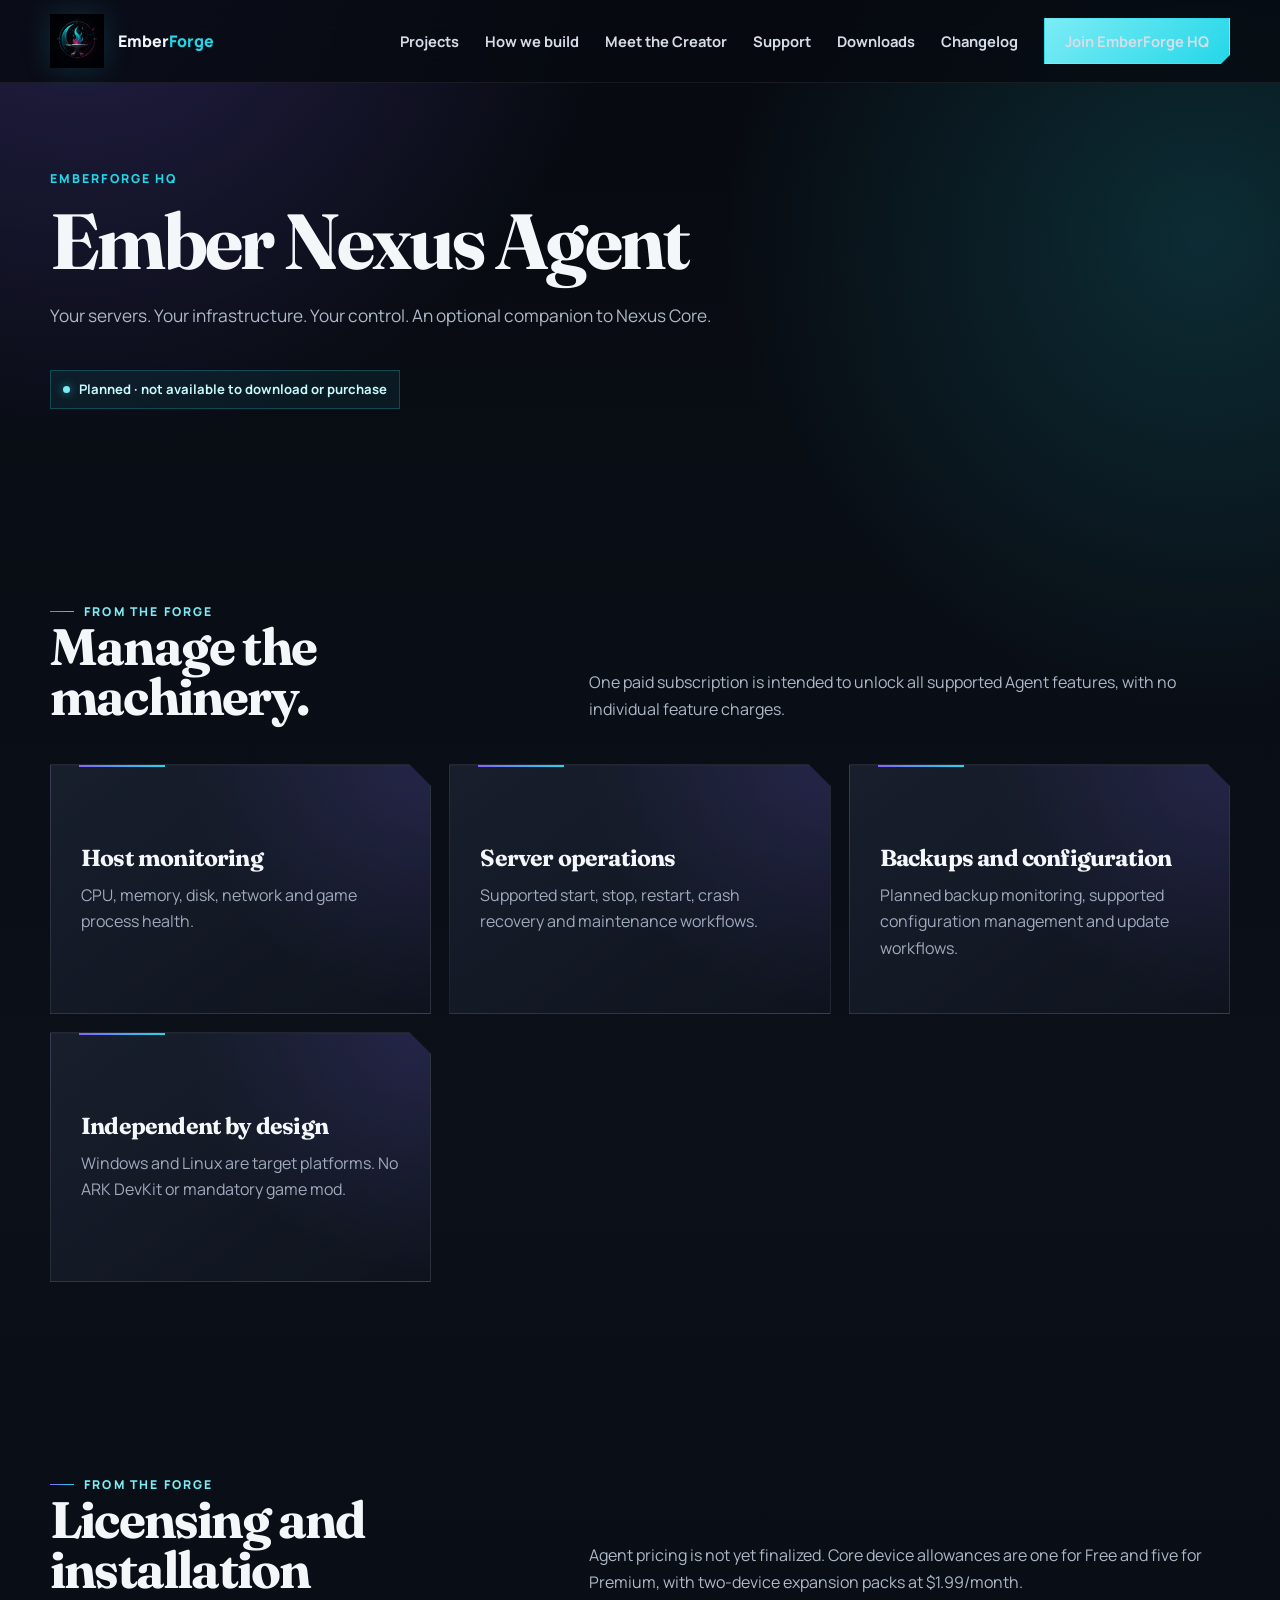
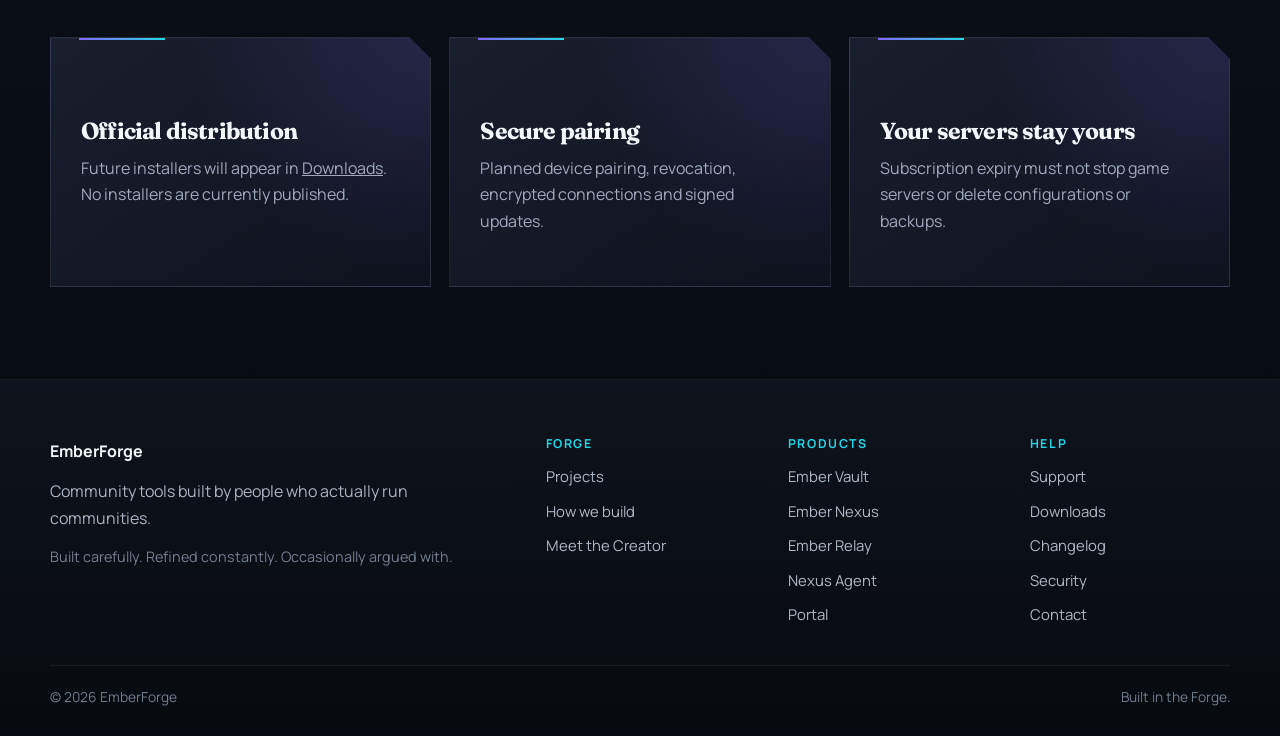
<file: ember-nexus-agent.html>
<!doctype html>
<html lang="en">
<head>
<meta charset="utf-8">
<meta name="viewport" content="width=device-width,initial-scale=1">
<meta name="theme-color" content="#090D14">
<title>Ember Nexus Agent | EmberForge HQ</title>
<meta name="description" content="Your servers. Your infrastructure. Your control. An optional companion to Nexus Core.">
<style>
@import url('https://fonts.googleapis.com/css2?family=Fraunces:opsz,wght@9..144,600;9..144,700;9..144,800&family=Manrope:wght@400;500;600;700;800&display=swap');

:root{
  --ink:#090D14;
  --panel:#141925;
  --panel-2:#191f2e;
  --cyan:#24D7E8;
  --cyan-soft:#7CECF5;
  --violet:#8367FF;
  --violet-soft:#B0A2FF;
  --white:#F4F7FA;
  --steel:#8996A8;
  --muted:#AEB8C7;
  --line:rgba(244,247,250,.10);
  --shadow:0 28px 80px rgba(0,0,0,.36);
  --max:1180px;
}

*{box-sizing:border-box}
html{scroll-behavior:smooth}
body{
  margin:0;min-height:100vh;color:var(--white);
  font-family:"Manrope",ui-sans-serif,system-ui,sans-serif;
  line-height:1.65;overflow-x:hidden;
  background:
    radial-gradient(circle at 6% -4%,rgba(131,103,255,.25),transparent 34rem),
    radial-gradient(circle at 94% 10%,rgba(36,215,232,.16),transparent 30rem),
    linear-gradient(180deg,#070A10 0%,#0B1019 48%,#070A10 100%);
}
body::before{
  content:"";position:fixed;inset:0;pointer-events:none;opacity:.14;z-index:999;
  background-image:url("data:image/svg+xml,%3Csvg viewBox='0 0 140 140' xmlns='http://www.w3.org/2000/svg'%3E%3Cfilter id='n'%3E%3CfeTurbulence type='fractalNoise' baseFrequency='.92' numOctaves='2' stitchTiles='stitch'/%3E%3C/filter%3E%3Crect width='100%25' height='100%25' filter='url(%23n)' opacity='.06'/%3E%3C/svg%3E");
  mix-blend-mode:soft-light;
}

a{color:inherit}.shell{width:min(var(--max),calc(100% - 40px));margin:0 auto}

.site-nav{
  position:sticky;top:0;z-index:50;backdrop-filter:blur(18px);
  background:rgba(7,10,16,.82);border-bottom:1px solid rgba(244,247,250,.07)
}
.nav-inner{min-height:82px;display:flex;align-items:center;justify-content:space-between;gap:24px}
.brand{display:inline-flex;align-items:center;gap:14px;text-decoration:none;font-weight:800}
.brand-mark{width:54px;height:54px;display:grid;place-items:center;flex-shrink:0}
.brand-mark img{width:100%;height:100%;object-fit:contain;display:block;filter:drop-shadow(0 0 14px rgba(36,215,232,.16))}
.brand em{font-style:normal;color:var(--cyan)}
.nav-links{display:flex;align-items:center;gap:26px}
.nav-links a{text-decoration:none;color:#d7dde8;font-size:.92rem;font-weight:700}
.nav-links a:hover{color:var(--cyan-soft)}
.nav-cta,.btn{
  display:inline-flex;align-items:center;justify-content:center;gap:10px;min-height:46px;padding:0 20px;
  text-decoration:none;font-weight:800;border:1px solid transparent;
  clip-path:polygon(0 0,100% 0,100% calc(100% - 9px),calc(100% - 9px) 100%,0 100%);
  transition:.18s ease
}
.nav-cta,.btn.primary{
  color:#071114;background:linear-gradient(135deg,var(--cyan-soft),var(--cyan));
  box-shadow:0 14px 34px rgba(36,215,232,.17)
}
.nav-cta:hover,.btn.primary:hover{transform:translateY(-2px);box-shadow:0 18px 42px rgba(36,215,232,.25)}
.btn.secondary{color:var(--white);border-color:rgba(244,247,250,.14);background:rgba(244,247,250,.035)}
.btn.secondary:hover{transform:translateY(-2px);border-color:var(--violet);background:rgba(131,103,255,.12)}

.eyebrow{
  display:inline-flex;align-items:center;gap:10px;color:var(--cyan-soft);
  font-size:.76rem;letter-spacing:.18em;text-transform:uppercase;font-weight:800
}
.eyebrow::before{content:"";width:24px;height:1px;background:linear-gradient(90deg,var(--violet),var(--cyan))}

h1,h2,h3{font-family:"Fraunces",Georgia,serif;margin:0;line-height:.98;letter-spacing:-.035em}
h1{font-size:clamp(3.4rem,6.1vw,6.25rem)}
h2{font-size:clamp(2.4rem,4vw,4.4rem)}
h3{font-size:1.45rem}
.lead{color:var(--muted);font-size:1.08rem;max-width:700px}
.section{padding:92px 0}

.card{
  position:relative;
  background:
    radial-gradient(circle at 100% 0%,rgba(131,103,255,.16),transparent 15rem),
    linear-gradient(145deg,rgba(25,31,46,.95),rgba(15,19,29,.97));
  border:1px solid var(--line);
  box-shadow:inset 0 1px 0 rgba(244,247,250,.025);
  clip-path:polygon(0 0,calc(100% - 22px) 0,100% 22px,100% 100%,0 100%)
}
.card::after{
  content:"";position:absolute;left:28px;top:0;width:86px;height:2px;
  background:linear-gradient(90deg,var(--violet),var(--cyan))
}

.product-hero{padding:86px 0 92px}
.product-hero-grid{display:grid;grid-template-columns:1fr .95fr;gap:56px;align-items:center}
.product-kicker{color:var(--cyan);text-transform:uppercase;font-weight:800;letter-spacing:.16em;font-size:.77rem}
.product-hero h1{margin:14px 0 22px;max-width:760px}
.product-hero h1 span{
  background:linear-gradient(90deg,var(--cyan),var(--violet-soft));
  -webkit-background-clip:text;background-clip:text;color:transparent;
  text-shadow:0 0 28px rgba(36,215,232,.08)
}
.product-actions{display:flex;flex-wrap:wrap;gap:12px;margin-top:28px}

.status-pill{
  display:inline-flex;align-items:center;gap:9px;margin-top:22px;padding:8px 12px;
  border:1px solid rgba(36,215,232,.24);background:rgba(36,215,232,.07);
  color:#c7f8fb;font-size:.82rem;font-weight:700
}
.status-dot{width:7px;height:7px;border-radius:50%;background:var(--cyan-soft);box-shadow:0 0 10px rgba(36,215,232,.65)}

.nexus-shell{padding:28px;min-height:440px;overflow:hidden}
.nexus-shell::before{
  content:"";position:absolute;inset:0;pointer-events:none;
  background:
    radial-gradient(circle at 20% 16%,rgba(36,215,232,.12),transparent 16rem),
    radial-gradient(circle at 100% 90%,rgba(131,103,255,.20),transparent 20rem)
}
.network{
  position:relative;z-index:1;min-height:380px;display:grid;place-items:center
}
.core{
  position:relative;width:132px;height:132px;border-radius:50%;display:grid;place-items:center;text-align:center;
  border:1px solid rgba(36,215,232,.42);
  background:radial-gradient(circle,rgba(36,215,232,.16),rgba(131,103,255,.12) 50%,rgba(9,13,20,.95) 74%);
  box-shadow:0 0 42px rgba(36,215,232,.14),0 0 90px rgba(131,103,255,.10);
  font-weight:800
}
.core span{display:block;color:var(--cyan-soft);font-size:.7rem;text-transform:uppercase;letter-spacing:.13em}
.node{
  position:absolute;min-width:120px;padding:13px 14px;text-align:center;font-size:.82rem;font-weight:800;
  border:1px solid rgba(244,247,250,.10);background:rgba(10,14,22,.9)
}
.node::after{content:"";position:absolute;background:linear-gradient(90deg,rgba(131,103,255,.5),rgba(36,215,232,.55));height:1px}
.n1{top:26px;left:18px}.n1::after{width:110px;left:100%;top:50%;transform:rotate(24deg);transform-origin:left}
.n2{top:26px;right:18px}.n2::after{width:110px;right:100%;top:50%;transform:rotate(-24deg);transform-origin:right}
.n3{bottom:30px;left:16px}.n3::after{width:112px;left:100%;top:50%;transform:rotate(-25deg);transform-origin:left}
.n4{bottom:30px;right:16px}.n4::after{width:112px;right:100%;top:50%;transform:rotate(25deg);transform-origin:right}
.n5{top:50%;left:6px;transform:translateY(-50%)}.n5::after{width:96px;left:100%;top:50%}
.n6{top:50%;right:6px;transform:translateY(-50%)}.n6::after{width:96px;right:100%;top:50%}

.section-head{display:grid;grid-template-columns:.85fr 1.15fr;gap:66px;align-items:end;margin-bottom:42px}
.section-head p{margin:0;color:var(--muted);max-width:680px}
.feature-grid{display:grid;grid-template-columns:repeat(3,1fr);gap:18px}
.feature-card{padding:30px;min-height:250px}
.feature-card .num{color:var(--cyan);font-weight:800;font-size:.76rem;letter-spacing:.12em}
.feature-card h3{margin:52px 0 12px}
.feature-card p{margin:0;color:#9faabc}

.pricing-grid{display:grid;grid-template-columns:repeat(2,1fr);gap:18px}
.plan-card{padding:34px}
.plan-card.featured{border-color:rgba(36,215,232,.24)}
.plan-top{display:flex;justify-content:space-between;gap:18px;align-items:flex-start;margin-bottom:22px}
.plan-name{color:var(--cyan-soft);font-size:.78rem;letter-spacing:.13em;text-transform:uppercase;font-weight:800}
.plan-price{font-family:"Fraunces",Georgia,serif;font-size:2.2rem;line-height:1;color:var(--white)}
.plan-price small{font-family:"Manrope",sans-serif;font-size:.8rem;color:var(--muted);font-weight:600}
.plan-card h3{margin:12px 0}
.plan-card p{color:var(--muted)}
.plan-list{margin:20px 0 0;padding:0;list-style:none;display:grid;gap:9px}
.plan-list li{color:#c7d0dd;font-size:.94rem}
.plan-list li::before{content:"+";color:var(--cyan);font-weight:800;margin-right:10px}
.plan-note{margin-top:18px;color:#8794a7;font-size:.86rem}

.architecture{
  display:grid;grid-template-columns:.9fr 1.1fr;gap:52px;align-items:center
}
.arch-panel{padding:34px}
.stack{display:grid;gap:10px;margin-top:18px}
.stack-row{
  display:grid;grid-template-columns:170px 1fr;gap:16px;align-items:center;padding:15px 16px;
  border:1px solid rgba(244,247,250,.07);background:rgba(244,247,250,.024)
}
.stack-row strong{color:var(--cyan-soft)}
.stack-row span{color:var(--muted);font-size:.93rem}

.principles{display:grid;grid-template-columns:repeat(2,1fr);gap:18px}
.principle{padding:30px}
.principle strong{display:block;color:var(--violet-soft);font-size:.78rem;letter-spacing:.12em;text-transform:uppercase}
.principle h3{margin:16px 0 10px}
.principle p{margin:0;color:var(--muted)}

.callout{
  padding:28px 30px;margin-top:24px;border:1px solid rgba(36,215,232,.18);
  background:linear-gradient(135deg,rgba(36,215,232,.055),rgba(131,103,255,.045));
  color:#c8d1de
}
.callout strong{color:var(--cyan-soft)}

.roadmap{display:grid;gap:14px}
.phase{
  display:grid;grid-template-columns:110px 1fr;gap:22px;padding:22px 24px;
  border:1px solid rgba(244,247,250,.08);background:rgba(244,247,250,.02)
}
.phase b{color:var(--cyan);letter-spacing:.1em;font-size:.8rem}
.phase h3{font-family:"Manrope",sans-serif;font-size:1rem;letter-spacing:0;line-height:1.35;margin:0 0 5px}
.phase p{margin:0;color:var(--muted);font-size:.92rem}
.planning-note{
  margin:22px 0 0;padding:16px 18px;
  border:1px solid rgba(131,103,255,.20);
  background:rgba(131,103,255,.055);
  color:#aeb8c7;font-size:.92rem
}

.product-cta{text-align:center;padding:92px 0 104px}
.product-cta p{margin:18px auto 0}
.product-cta .product-actions{justify-content:center}

.site-footer{
  border-top:1px solid rgba(244,247,250,.07);padding:58px 0 28px;
  background:linear-gradient(180deg,rgba(17,22,32,.72),rgba(7,10,15,.96))
}
.footer-grid{display:grid;grid-template-columns:1.7fr repeat(3,.75fr);gap:42px}
.footer-brand p{max-width:460px;color:#a9b2c0;margin:14px 0 0}
.footer-small{color:#737f90!important;font-size:.9rem}
.footer-column{display:grid;gap:10px;align-content:start}
.footer-column h3{
  font-family:"Manrope",sans-serif;margin:0 0 4px;color:var(--cyan);
  text-transform:uppercase;letter-spacing:.13em;font-size:.77rem
}
.footer-column a,.footer-column span{color:#aeb7c4;text-decoration:none;font-size:.93rem}
.footer-column a:hover{color:var(--white)}
.footer-bottom{
  display:flex;justify-content:space-between;gap:20px;margin-top:38px;padding-top:20px;
  border-top:1px solid rgba(244,247,250,.07);color:#717d8d;font-size:.86rem
}

@media(max-width:940px){
  .nav-links a:not(.nav-cta){display:none}
  .footer-grid{grid-template-columns:1fr 1fr}
  .product-hero-grid,.section-head,.architecture{grid-template-columns:1fr}
  .feature-grid,.pricing-grid{grid-template-columns:1fr}
}
@media(max-width:700px){
  .network{min-height:470px}
  .node{min-width:100px}
  .n1,.n2{top:20px}.n3,.n4{bottom:18px}
  .n5{top:39%;left:0}.n6{top:61%;right:0}
  .node::after{display:none}
  .principles{grid-template-columns:1fr}
  .phase{grid-template-columns:1fr;gap:6px}
  .stack-row{grid-template-columns:1fr;gap:3px}
}
@media(max-width:640px){
  .shell{width:min(100% - 26px,var(--max))}
  .nav-inner{min-height:70px}.brand-mark{width:46px;height:46px}.nav-cta{display:none}
  .section{padding:72px 0}.footer-grid{grid-template-columns:1fr}.footer-bottom{flex-direction:column}
  .product-hero{padding-top:56px}.nexus-shell{padding:20px}.product-actions .btn{width:100%}
}
</style>
</head>
<body>

<nav class="site-nav">
  <div class="shell nav-inner">
    <a class="brand" href="/" aria-label="EmberForge home">
      <span class="brand-mark"><img src="/emberforge-mark.png" alt=""></span>
      <span>Ember<em>Forge</em></span>
    </a>
    <div class="nav-links">
      <a href="/#products">Projects</a>
      <a href="/#why">How we build</a>
      <a href="/creator.html">Meet the Creator</a>
      <a href="/support.html">Support</a><a href="/downloads.html">Downloads</a><a href="/changelog.html">Changelog</a>
      <a class="nav-cta" href="https://discord.gg/WRv4fGv2PG">Join EmberForge HQ</a>
    </div>
  </div>
</nav>

<main><section class="product-hero"><div class="shell"><div class="product-kicker">EmberForge HQ</div><h1>Ember Nexus Agent</h1><p class="lead">Your servers. Your infrastructure. Your control. An optional companion to Nexus Core.</p><div class="status-pill"><span class="status-dot"></span>Planned · not available to download or purchase</div></div></section><section class="section"><div class="shell"><div class="section-head"><div><div class="eyebrow">From the Forge</div><h2>Manage the machinery.</h2></div><p>One paid subscription is intended to unlock all supported Agent features, with no individual feature charges.</p></div><div class="feature-grid"><article class="feature-card card"><h3>Host monitoring</h3><p>CPU, memory, disk, network and game process health.</p></article><article class="feature-card card"><h3>Server operations</h3><p>Supported start, stop, restart, crash recovery and maintenance workflows.</p></article><article class="feature-card card"><h3>Backups and configuration</h3><p>Planned backup monitoring, supported configuration management and update workflows.</p></article><article class="feature-card card"><h3>Independent by design</h3><p>Windows and Linux are target platforms. No ARK DevKit or mandatory game mod.</p></article></div></div></section><section class="section"><div class="shell"><div class="section-head"><div><div class="eyebrow">From the Forge</div><h2>Licensing and installation</h2></div><p>Agent pricing is not yet finalized. Core device allowances are one for Free and five for Premium, with two-device expansion packs at $1.99/month.</p></div><div class="feature-grid"><article class="feature-card card"><h3>Official distribution</h3><p>Future installers will appear in <a href="/downloads.html">Downloads</a>. No installers are currently published.</p></article><article class="feature-card card"><h3>Secure pairing</h3><p>Planned device pairing, revocation, encrypted connections and signed updates.</p></article><article class="feature-card card"><h3>Your servers stay yours</h3><p>Subscription expiry must not stop game servers or delete configurations or backups.</p></article></div></div></section></main>

<footer class="site-footer">
  <div class="shell footer-grid">
    <div class="footer-brand">
      <strong>EmberForge</strong>
      <p>Community tools built by people who actually run communities.</p>
      <p class="footer-small">Built carefully. Refined constantly. Occasionally argued with.</p>
    </div>
    <div class="footer-column">
      <h3>Forge</h3>
      <a href="/#products">Projects</a>
      <a href="/#why">How we build</a>
      <a href="/creator.html">Meet the Creator</a>
    </div>
    <div class="footer-column">
      <h3>Products</h3>
      <a href="/ember-vault.html">Ember Vault</a>
      <a href="/ember-nexus.html">Ember Nexus</a>
      <a href="/ember-relay.html">Ember Relay</a><a href="/ember-nexus-agent.html">Nexus Agent</a><a href="/emberforge-portal.html">Portal</a>
    </div>
    <div class="footer-column">
      <h3>Help</h3>
      <a href="/support.html">Support</a><a href="/downloads.html">Downloads</a><a href="/changelog.html">Changelog</a>
      <a href="/security.html">Security</a>
      <a href="mailto:support@emberforgehq.com">Contact</a>
    </div>
  </div>
  <div class="shell footer-bottom">
    <span>© <span id="year">2026</span> EmberForge</span>
    <span>Built in the Forge.</span>
  </div>
</footer>

<script>
const yearEl=document.getElementById('year');
if(yearEl)yearEl.textContent=new Date().getFullYear();
</script>
</body>
</html>
</file>
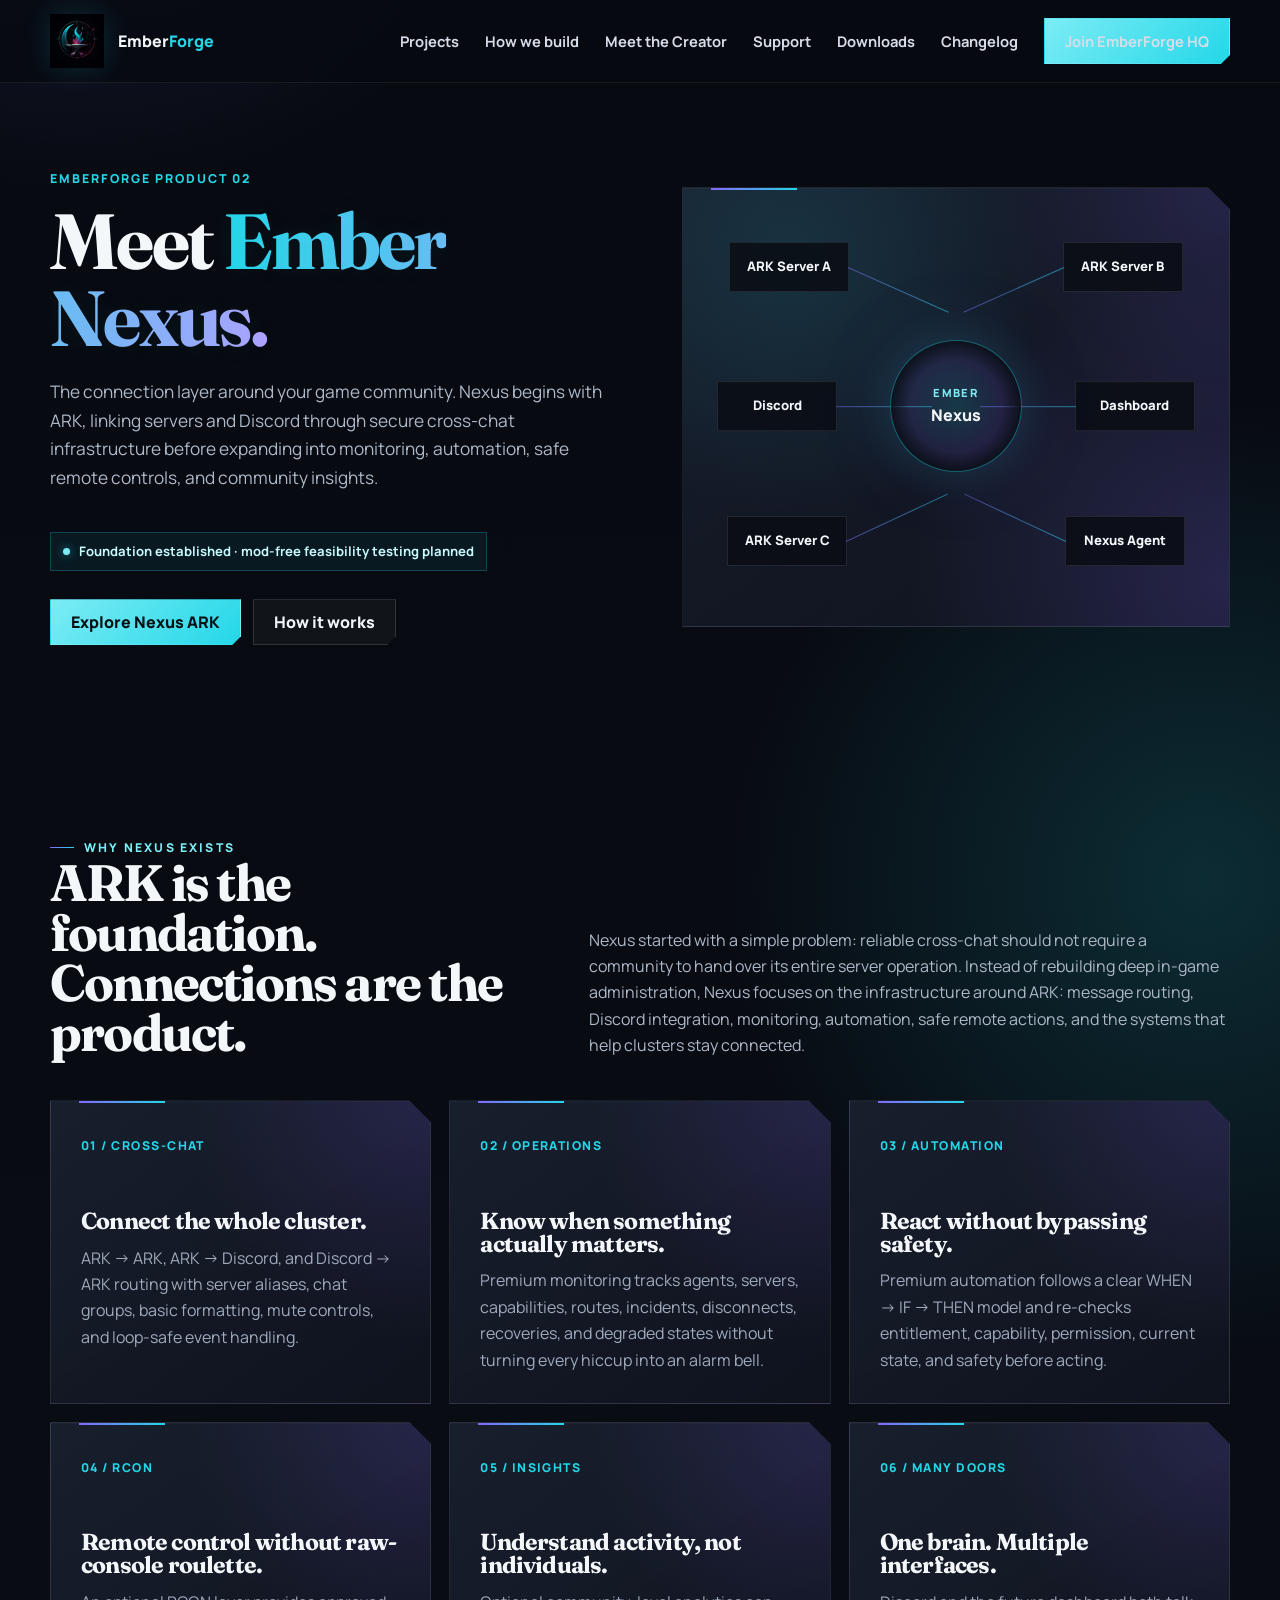
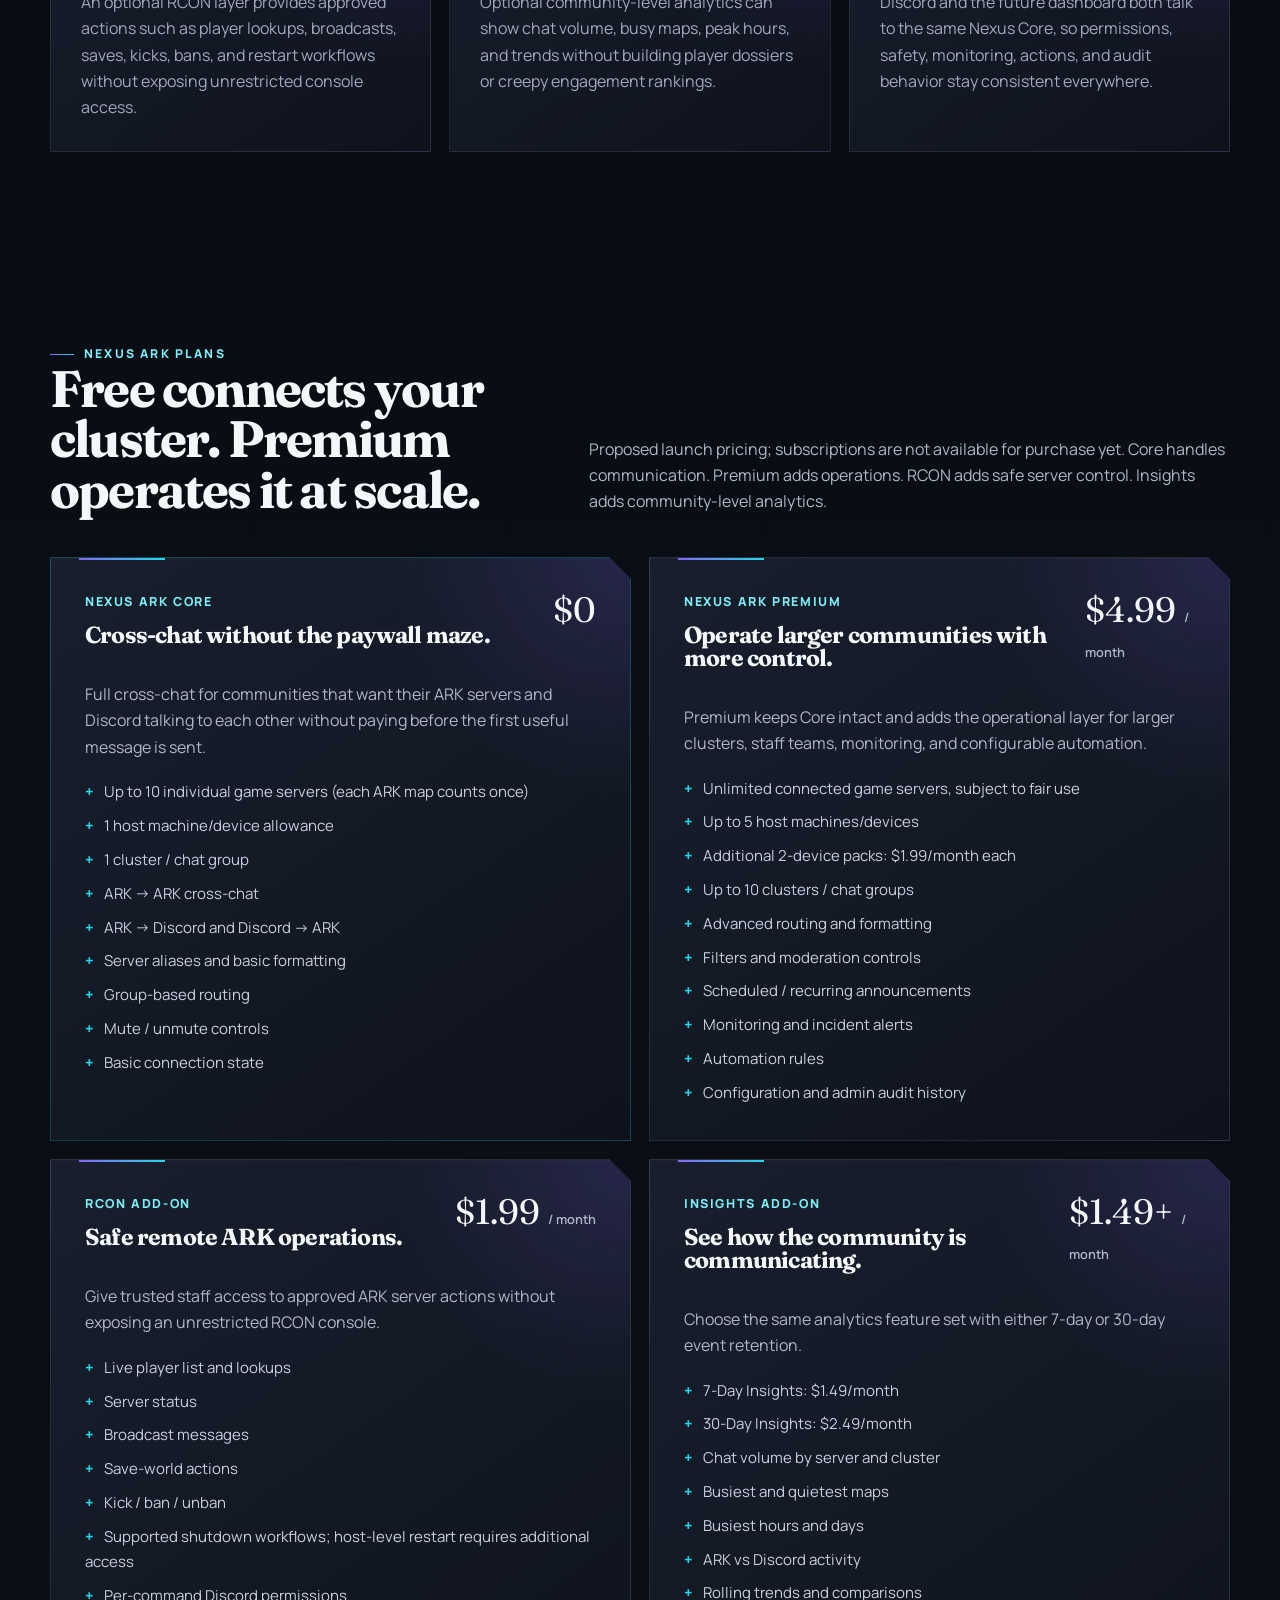
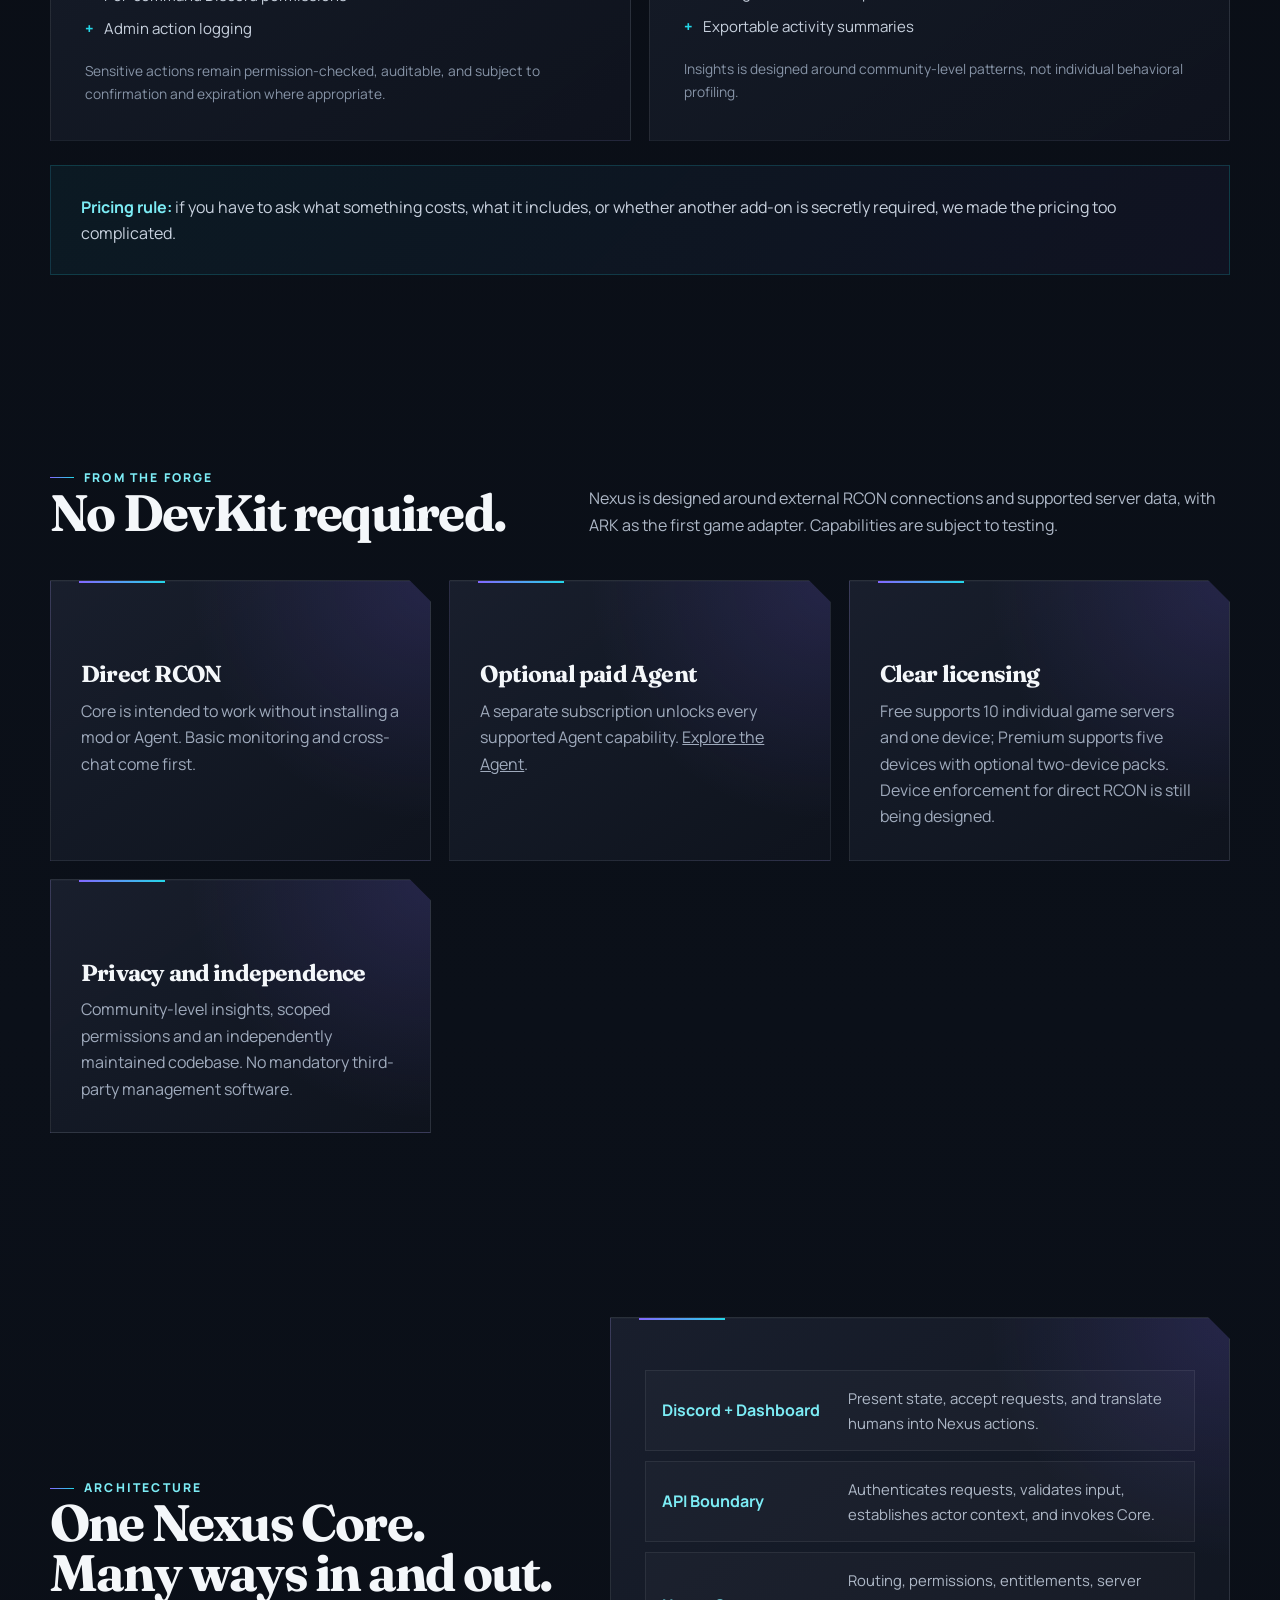
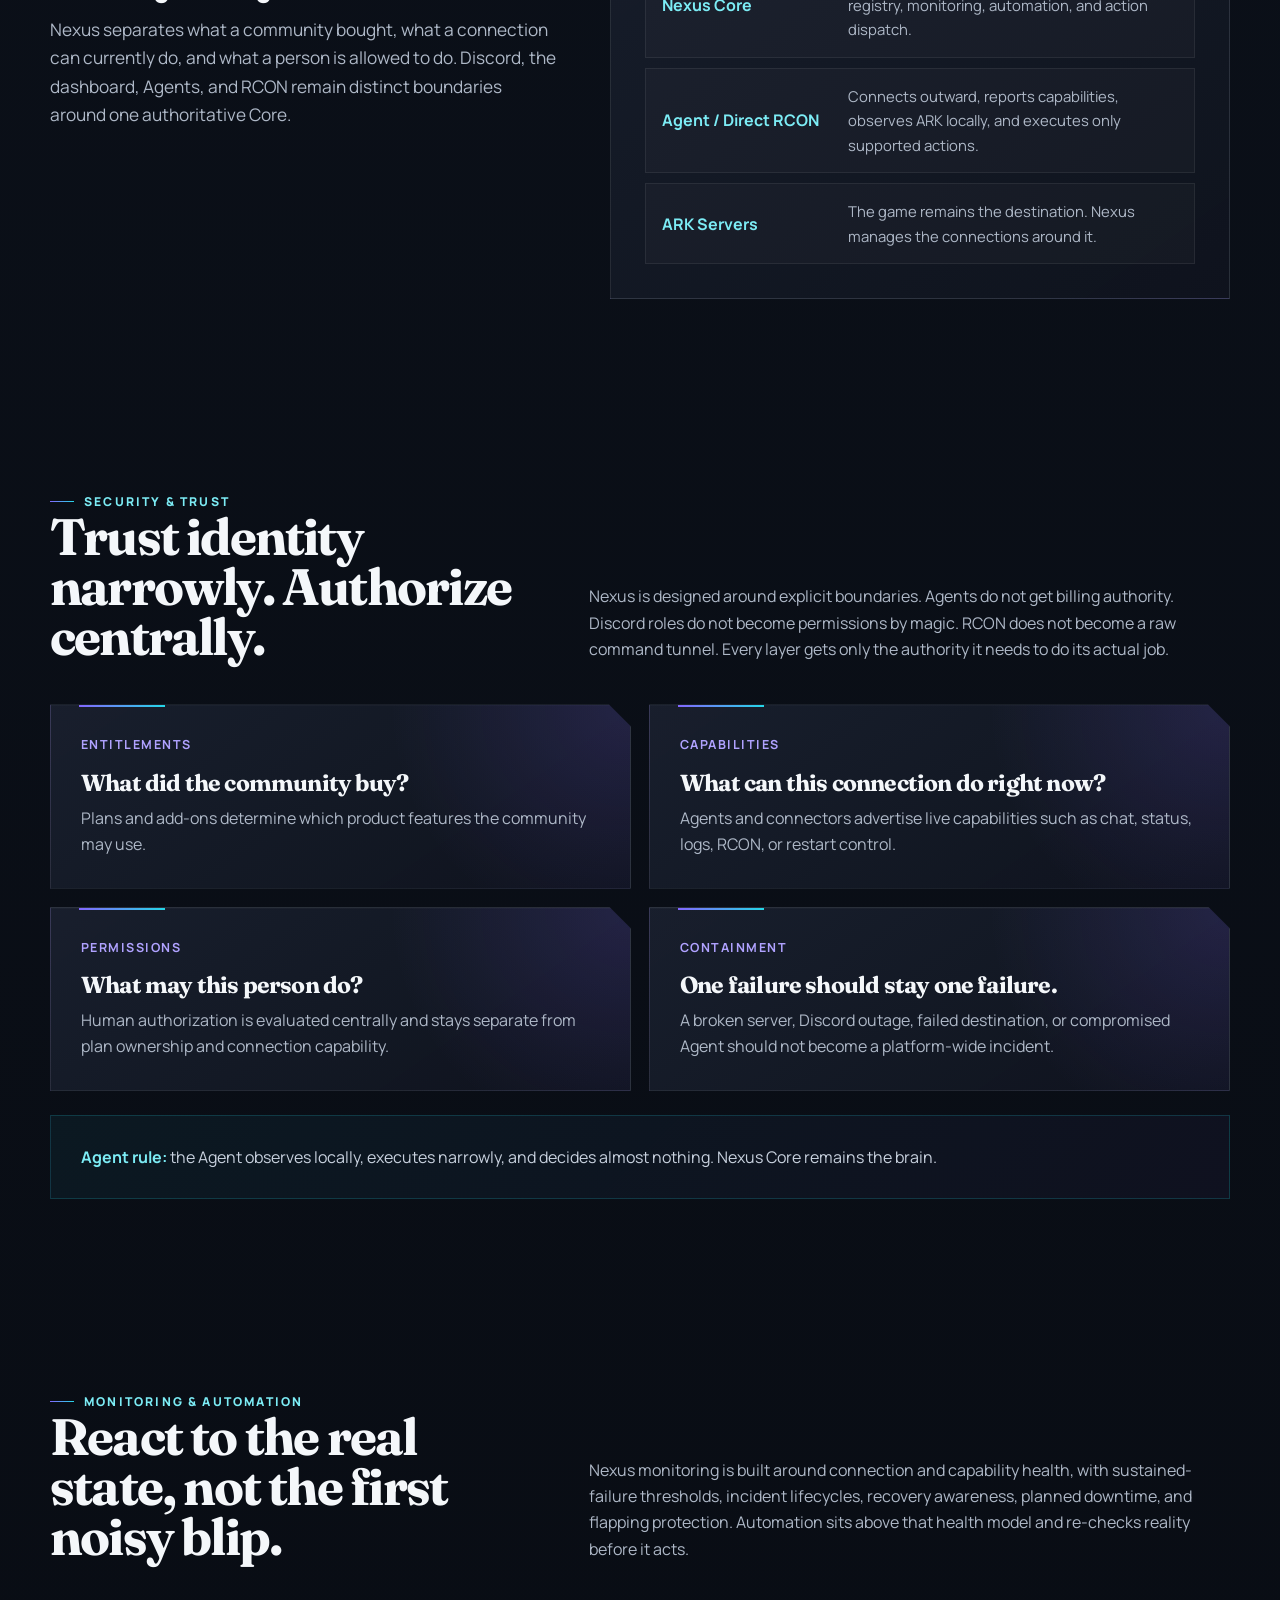
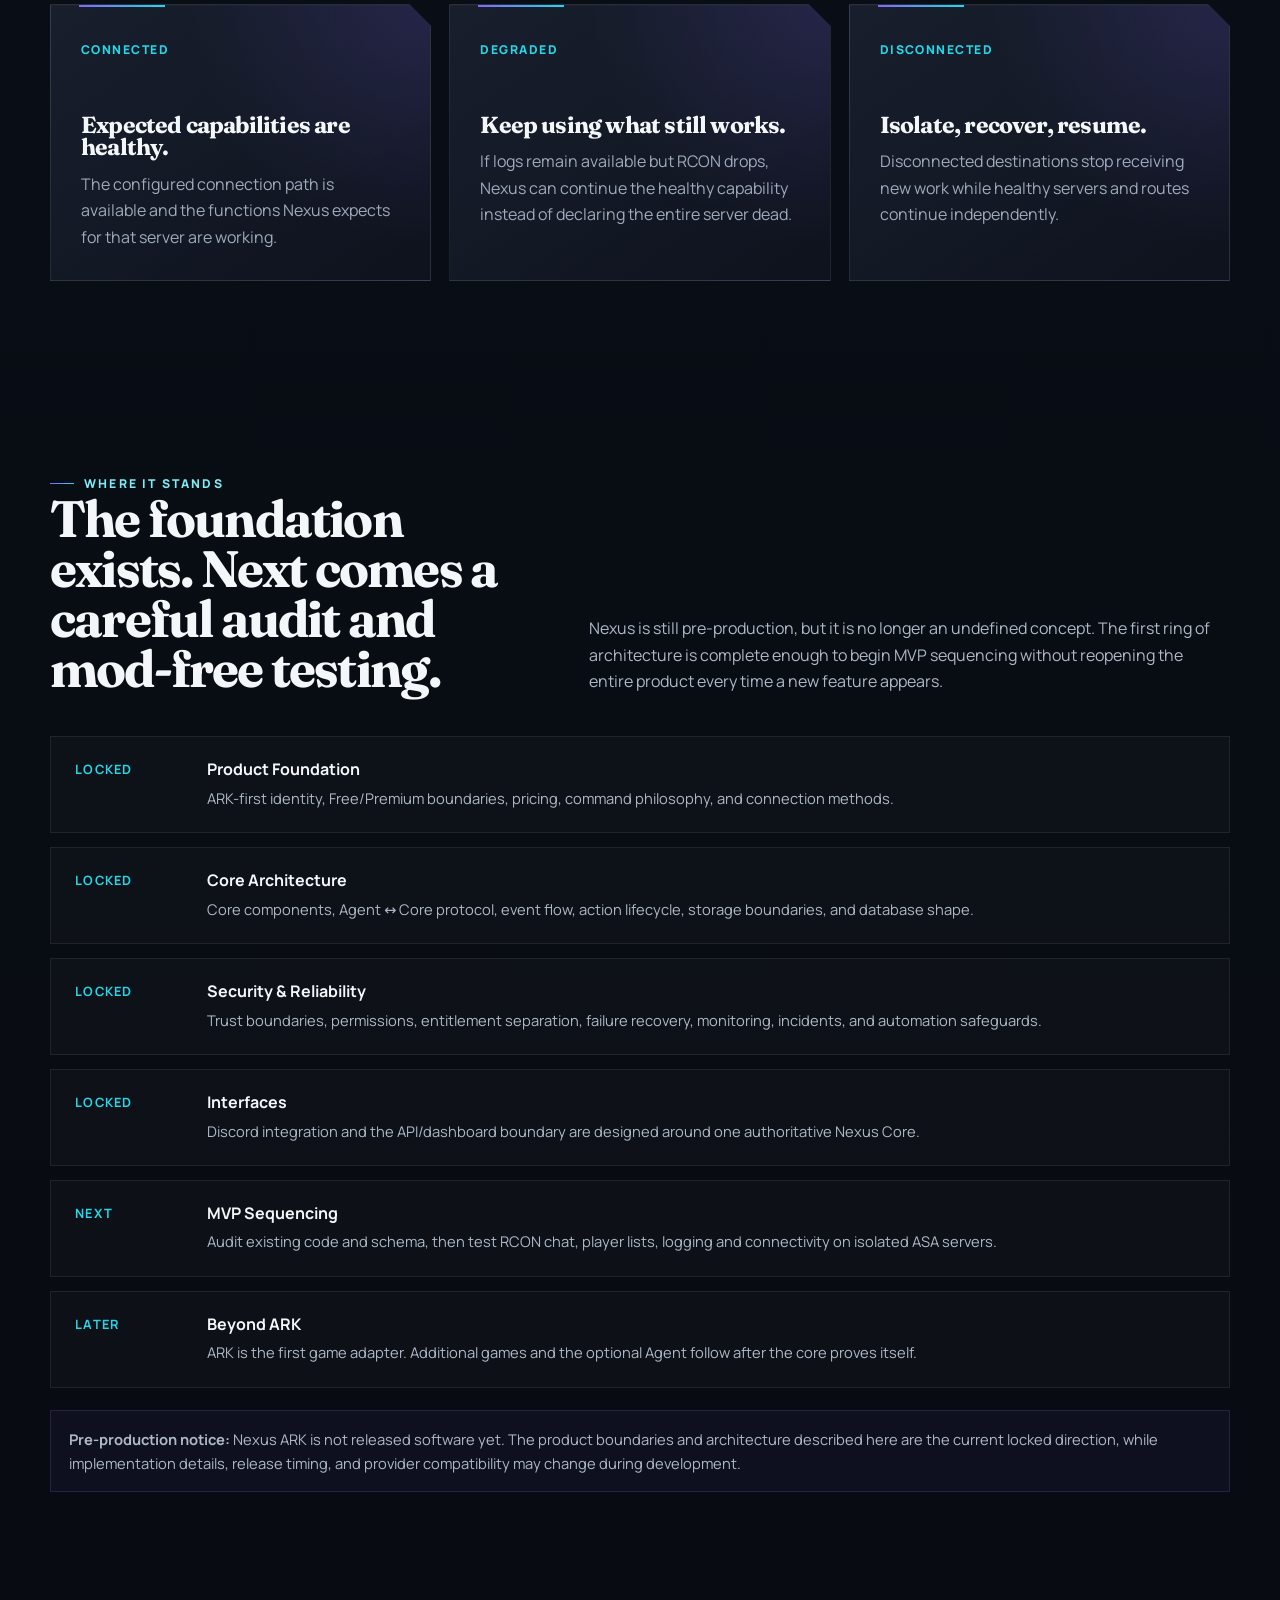
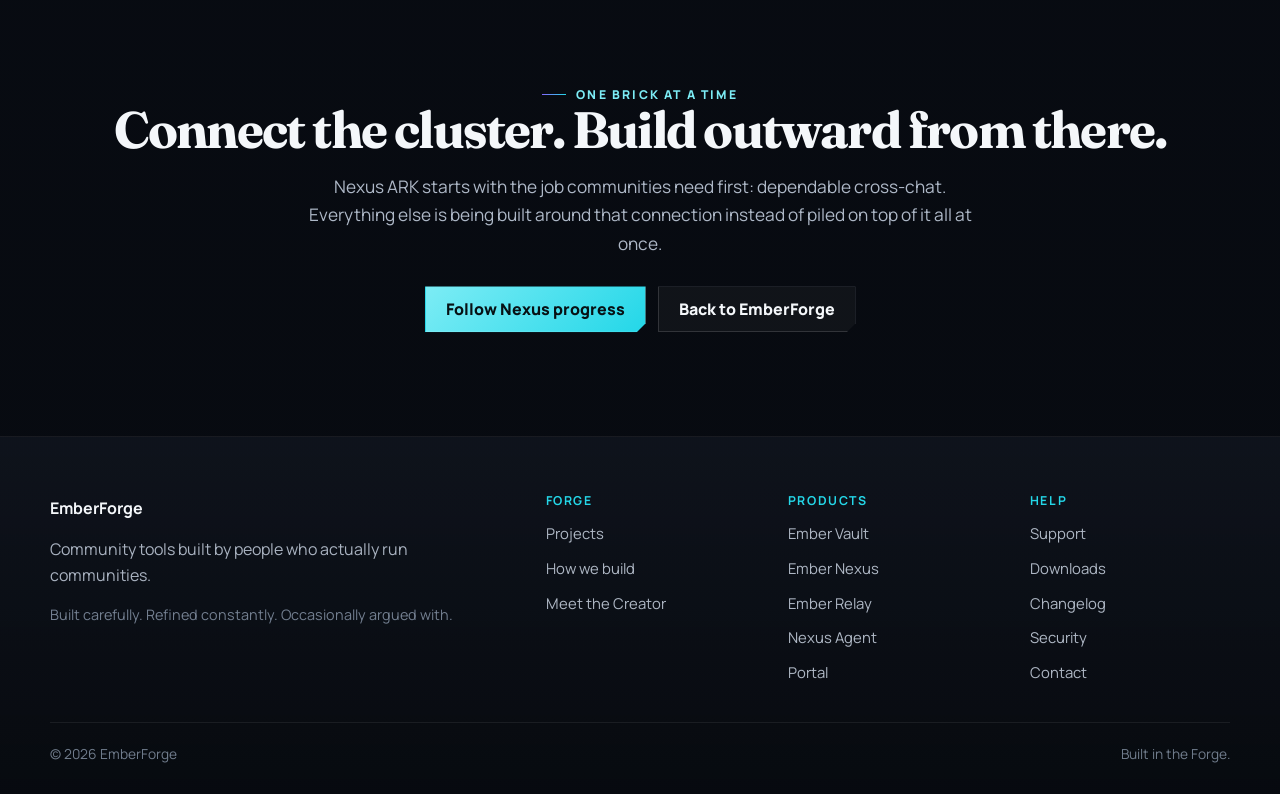
<file: ember-nexus.html>
<!doctype html>
<html lang="en">
<head>
<meta charset="utf-8">
<meta name="viewport" content="width=device-width,initial-scale=1">
<meta name="theme-color" content="#090D14">
<title>Ember Nexus | EmberForge</title>
<meta name="description" content="Ember Nexus is EmberForge's connection layer for game communities. Nexus ARK begins with free ARK cross-chat and expands through monitoring, automation, safe RCON tools, and insights.">
<style>
@import url('https://fonts.googleapis.com/css2?family=Fraunces:opsz,wght@9..144,600;9..144,700;9..144,800&family=Manrope:wght@400;500;600;700;800&display=swap');

:root{
  --ink:#090D14;
  --panel:#141925;
  --panel-2:#191f2e;
  --cyan:#24D7E8;
  --cyan-soft:#7CECF5;
  --violet:#8367FF;
  --violet-soft:#B0A2FF;
  --white:#F4F7FA;
  --steel:#8996A8;
  --muted:#AEB8C7;
  --line:rgba(244,247,250,.10);
  --shadow:0 28px 80px rgba(0,0,0,.36);
  --max:1180px;
}

*{box-sizing:border-box}
html{scroll-behavior:smooth}
body{
  margin:0;min-height:100vh;color:var(--white);
  font-family:"Manrope",ui-sans-serif,system-ui,sans-serif;
  line-height:1.65;overflow-x:hidden;
  background:
    radial-gradient(circle at 6% -4%,rgba(131,103,255,.25),transparent 34rem),
    radial-gradient(circle at 94% 10%,rgba(36,215,232,.16),transparent 30rem),
    linear-gradient(180deg,#070A10 0%,#0B1019 48%,#070A10 100%);
}
body::before{
  content:"";position:fixed;inset:0;pointer-events:none;opacity:.14;z-index:999;
  background-image:url("data:image/svg+xml,%3Csvg viewBox='0 0 140 140' xmlns='http://www.w3.org/2000/svg'%3E%3Cfilter id='n'%3E%3CfeTurbulence type='fractalNoise' baseFrequency='.92' numOctaves='2' stitchTiles='stitch'/%3E%3C/filter%3E%3Crect width='100%25' height='100%25' filter='url(%23n)' opacity='.06'/%3E%3C/svg%3E");
  mix-blend-mode:soft-light;
}

a{color:inherit}.shell{width:min(var(--max),calc(100% - 40px));margin:0 auto}

.site-nav{
  position:sticky;top:0;z-index:50;backdrop-filter:blur(18px);
  background:rgba(7,10,16,.82);border-bottom:1px solid rgba(244,247,250,.07)
}
.nav-inner{min-height:82px;display:flex;align-items:center;justify-content:space-between;gap:24px}
.brand{display:inline-flex;align-items:center;gap:14px;text-decoration:none;font-weight:800}
.brand-mark{width:54px;height:54px;display:grid;place-items:center;flex-shrink:0}
.brand-mark img{width:100%;height:100%;object-fit:contain;display:block;filter:drop-shadow(0 0 14px rgba(36,215,232,.16))}
.brand em{font-style:normal;color:var(--cyan)}
.nav-links{display:flex;align-items:center;gap:26px}
.nav-links a{text-decoration:none;color:#d7dde8;font-size:.92rem;font-weight:700}
.nav-links a:hover{color:var(--cyan-soft)}
.nav-cta,.btn{
  display:inline-flex;align-items:center;justify-content:center;gap:10px;min-height:46px;padding:0 20px;
  text-decoration:none;font-weight:800;border:1px solid transparent;
  clip-path:polygon(0 0,100% 0,100% calc(100% - 9px),calc(100% - 9px) 100%,0 100%);
  transition:.18s ease
}
.nav-cta,.btn.primary{
  color:#071114;background:linear-gradient(135deg,var(--cyan-soft),var(--cyan));
  box-shadow:0 14px 34px rgba(36,215,232,.17)
}
.nav-cta:hover,.btn.primary:hover{transform:translateY(-2px);box-shadow:0 18px 42px rgba(36,215,232,.25)}
.btn.secondary{color:var(--white);border-color:rgba(244,247,250,.14);background:rgba(244,247,250,.035)}
.btn.secondary:hover{transform:translateY(-2px);border-color:var(--violet);background:rgba(131,103,255,.12)}

.eyebrow{
  display:inline-flex;align-items:center;gap:10px;color:var(--cyan-soft);
  font-size:.76rem;letter-spacing:.18em;text-transform:uppercase;font-weight:800
}
.eyebrow::before{content:"";width:24px;height:1px;background:linear-gradient(90deg,var(--violet),var(--cyan))}

h1,h2,h3{font-family:"Fraunces",Georgia,serif;margin:0;line-height:.98;letter-spacing:-.035em}
h1{font-size:clamp(3.4rem,6.1vw,6.25rem)}
h2{font-size:clamp(2.4rem,4vw,4.4rem)}
h3{font-size:1.45rem}
.lead{color:var(--muted);font-size:1.08rem;max-width:700px}
.section{padding:92px 0}

.card{
  position:relative;
  background:
    radial-gradient(circle at 100% 0%,rgba(131,103,255,.16),transparent 15rem),
    linear-gradient(145deg,rgba(25,31,46,.95),rgba(15,19,29,.97));
  border:1px solid var(--line);
  box-shadow:inset 0 1px 0 rgba(244,247,250,.025);
  clip-path:polygon(0 0,calc(100% - 22px) 0,100% 22px,100% 100%,0 100%)
}
.card::after{
  content:"";position:absolute;left:28px;top:0;width:86px;height:2px;
  background:linear-gradient(90deg,var(--violet),var(--cyan))
}

.product-hero{padding:86px 0 92px}
.product-hero-grid{display:grid;grid-template-columns:1fr .95fr;gap:56px;align-items:center}
.product-kicker{color:var(--cyan);text-transform:uppercase;font-weight:800;letter-spacing:.16em;font-size:.77rem}
.product-hero h1{margin:14px 0 22px;max-width:760px}
.product-hero h1 span{
  background:linear-gradient(90deg,var(--cyan),var(--violet-soft));
  -webkit-background-clip:text;background-clip:text;color:transparent;
  text-shadow:0 0 28px rgba(36,215,232,.08)
}
.product-actions{display:flex;flex-wrap:wrap;gap:12px;margin-top:28px}

.status-pill{
  display:inline-flex;align-items:center;gap:9px;margin-top:22px;padding:8px 12px;
  border:1px solid rgba(36,215,232,.24);background:rgba(36,215,232,.07);
  color:#c7f8fb;font-size:.82rem;font-weight:700
}
.status-dot{width:7px;height:7px;border-radius:50%;background:var(--cyan-soft);box-shadow:0 0 10px rgba(36,215,232,.65)}

.nexus-shell{padding:28px;min-height:440px;overflow:hidden}
.nexus-shell::before{
  content:"";position:absolute;inset:0;pointer-events:none;
  background:
    radial-gradient(circle at 20% 16%,rgba(36,215,232,.12),transparent 16rem),
    radial-gradient(circle at 100% 90%,rgba(131,103,255,.20),transparent 20rem)
}
.network{
  position:relative;z-index:1;min-height:380px;display:grid;place-items:center
}
.core{
  position:relative;width:132px;height:132px;border-radius:50%;display:grid;place-items:center;text-align:center;
  border:1px solid rgba(36,215,232,.42);
  background:radial-gradient(circle,rgba(36,215,232,.16),rgba(131,103,255,.12) 50%,rgba(9,13,20,.95) 74%);
  box-shadow:0 0 42px rgba(36,215,232,.14),0 0 90px rgba(131,103,255,.10);
  font-weight:800
}
.core span{display:block;color:var(--cyan-soft);font-size:.7rem;text-transform:uppercase;letter-spacing:.13em}
.node{
  position:absolute;min-width:120px;padding:13px 14px;text-align:center;font-size:.82rem;font-weight:800;
  border:1px solid rgba(244,247,250,.10);background:rgba(10,14,22,.9)
}
.node::after{content:"";position:absolute;background:linear-gradient(90deg,rgba(131,103,255,.5),rgba(36,215,232,.55));height:1px}
.n1{top:26px;left:18px}.n1::after{width:110px;left:100%;top:50%;transform:rotate(24deg);transform-origin:left}
.n2{top:26px;right:18px}.n2::after{width:110px;right:100%;top:50%;transform:rotate(-24deg);transform-origin:right}
.n3{bottom:30px;left:16px}.n3::after{width:112px;left:100%;top:50%;transform:rotate(-25deg);transform-origin:left}
.n4{bottom:30px;right:16px}.n4::after{width:112px;right:100%;top:50%;transform:rotate(25deg);transform-origin:right}
.n5{top:50%;left:6px;transform:translateY(-50%)}.n5::after{width:96px;left:100%;top:50%}
.n6{top:50%;right:6px;transform:translateY(-50%)}.n6::after{width:96px;right:100%;top:50%}

.section-head{display:grid;grid-template-columns:.85fr 1.15fr;gap:66px;align-items:end;margin-bottom:42px}
.section-head p{margin:0;color:var(--muted);max-width:680px}
.feature-grid{display:grid;grid-template-columns:repeat(3,1fr);gap:18px}
.feature-card{padding:30px;min-height:250px}
.feature-card .num{color:var(--cyan);font-weight:800;font-size:.76rem;letter-spacing:.12em}
.feature-card h3{margin:52px 0 12px}
.feature-card p{margin:0;color:#9faabc}

.pricing-grid{display:grid;grid-template-columns:repeat(2,1fr);gap:18px}
.plan-card{padding:34px}
.plan-card.featured{border-color:rgba(36,215,232,.24)}
.plan-top{display:flex;justify-content:space-between;gap:18px;align-items:flex-start;margin-bottom:22px}
.plan-name{color:var(--cyan-soft);font-size:.78rem;letter-spacing:.13em;text-transform:uppercase;font-weight:800}
.plan-price{font-family:"Fraunces",Georgia,serif;font-size:2.2rem;line-height:1;color:var(--white)}
.plan-price small{font-family:"Manrope",sans-serif;font-size:.8rem;color:var(--muted);font-weight:600}
.plan-card h3{margin:12px 0}
.plan-card p{color:var(--muted)}
.plan-list{margin:20px 0 0;padding:0;list-style:none;display:grid;gap:9px}
.plan-list li{color:#c7d0dd;font-size:.94rem}
.plan-list li::before{content:"+";color:var(--cyan);font-weight:800;margin-right:10px}
.plan-note{margin-top:18px;color:#8794a7;font-size:.86rem}

.architecture{
  display:grid;grid-template-columns:.9fr 1.1fr;gap:52px;align-items:center
}
.arch-panel{padding:34px}
.stack{display:grid;gap:10px;margin-top:18px}
.stack-row{
  display:grid;grid-template-columns:170px 1fr;gap:16px;align-items:center;padding:15px 16px;
  border:1px solid rgba(244,247,250,.07);background:rgba(244,247,250,.024)
}
.stack-row strong{color:var(--cyan-soft)}
.stack-row span{color:var(--muted);font-size:.93rem}

.principles{display:grid;grid-template-columns:repeat(2,1fr);gap:18px}
.principle{padding:30px}
.principle strong{display:block;color:var(--violet-soft);font-size:.78rem;letter-spacing:.12em;text-transform:uppercase}
.principle h3{margin:16px 0 10px}
.principle p{margin:0;color:var(--muted)}

.callout{
  padding:28px 30px;margin-top:24px;border:1px solid rgba(36,215,232,.18);
  background:linear-gradient(135deg,rgba(36,215,232,.055),rgba(131,103,255,.045));
  color:#c8d1de
}
.callout strong{color:var(--cyan-soft)}

.roadmap{display:grid;gap:14px}
.phase{
  display:grid;grid-template-columns:110px 1fr;gap:22px;padding:22px 24px;
  border:1px solid rgba(244,247,250,.08);background:rgba(244,247,250,.02)
}
.phase b{color:var(--cyan);letter-spacing:.1em;font-size:.8rem}
.phase h3{font-family:"Manrope",sans-serif;font-size:1rem;letter-spacing:0;line-height:1.35;margin:0 0 5px}
.phase p{margin:0;color:var(--muted);font-size:.92rem}
.planning-note{
  margin:22px 0 0;padding:16px 18px;
  border:1px solid rgba(131,103,255,.20);
  background:rgba(131,103,255,.055);
  color:#aeb8c7;font-size:.92rem
}

.product-cta{text-align:center;padding:92px 0 104px}
.product-cta p{margin:18px auto 0}
.product-cta .product-actions{justify-content:center}

.site-footer{
  border-top:1px solid rgba(244,247,250,.07);padding:58px 0 28px;
  background:linear-gradient(180deg,rgba(17,22,32,.72),rgba(7,10,15,.96))
}
.footer-grid{display:grid;grid-template-columns:1.7fr repeat(3,.75fr);gap:42px}
.footer-brand p{max-width:460px;color:#a9b2c0;margin:14px 0 0}
.footer-small{color:#737f90!important;font-size:.9rem}
.footer-column{display:grid;gap:10px;align-content:start}
.footer-column h3{
  font-family:"Manrope",sans-serif;margin:0 0 4px;color:var(--cyan);
  text-transform:uppercase;letter-spacing:.13em;font-size:.77rem
}
.footer-column a,.footer-column span{color:#aeb7c4;text-decoration:none;font-size:.93rem}
.footer-column a:hover{color:var(--white)}
.footer-bottom{
  display:flex;justify-content:space-between;gap:20px;margin-top:38px;padding-top:20px;
  border-top:1px solid rgba(244,247,250,.07);color:#717d8d;font-size:.86rem
}

@media(max-width:940px){
  .nav-links a:not(.nav-cta){display:none}
  .footer-grid{grid-template-columns:1fr 1fr}
  .product-hero-grid,.section-head,.architecture{grid-template-columns:1fr}
  .feature-grid,.pricing-grid{grid-template-columns:1fr}
}
@media(max-width:700px){
  .network{min-height:470px}
  .node{min-width:100px}
  .n1,.n2{top:20px}.n3,.n4{bottom:18px}
  .n5{top:39%;left:0}.n6{top:61%;right:0}
  .node::after{display:none}
  .principles{grid-template-columns:1fr}
  .phase{grid-template-columns:1fr;gap:6px}
  .stack-row{grid-template-columns:1fr;gap:3px}
}
@media(max-width:640px){
  .shell{width:min(100% - 26px,var(--max))}
  .nav-inner{min-height:70px}.brand-mark{width:46px;height:46px}.nav-cta{display:none}
  .section{padding:72px 0}.footer-grid{grid-template-columns:1fr}.footer-bottom{flex-direction:column}
  .product-hero{padding-top:56px}.nexus-shell{padding:20px}.product-actions .btn{width:100%}
}
</style>
</head>
<body>

<nav class="site-nav">
  <div class="shell nav-inner">
    <a class="brand" href="/" aria-label="EmberForge home">
      <span class="brand-mark"><img src="/emberforge-mark.png" alt=""></span>
      <span>Ember<em>Forge</em></span>
    </a>
    <div class="nav-links">
      <a href="/#products">Projects</a>
      <a href="/#why">How we build</a>
      <a href="/creator.html">Meet the Creator</a>
      <a href="/support.html">Support</a><a href="/downloads.html">Downloads</a><a href="/changelog.html">Changelog</a>
      <a class="nav-cta" href="https://discord.gg/WRv4fGv2PG">Join EmberForge HQ</a>
    </div>
  </div>
</nav>

<main>
<section class="product-hero">
  <div class="shell product-hero-grid">
    <div>
      <div class="product-kicker">EmberForge Product 02</div>
      <h1>Meet <span>Ember Nexus.</span></h1>
      <p class="lead">The connection layer around your game community. Nexus begins with ARK, linking servers and Discord through secure cross-chat infrastructure before expanding into monitoring, automation, safe remote controls, and community insights.</p>
      <div class="status-pill"><span class="status-dot"></span>Foundation established · mod-free feasibility testing planned</div>
      <div class="product-actions">
        <a class="btn primary" href="#plans">Explore Nexus ARK</a>
        <a class="btn secondary" href="#architecture">How it works</a>
      </div>
    </div>

    <div class="nexus-shell card" aria-label="Nexus ARK connection architecture">
      <div class="network">
        <div class="node n1">ARK Server A</div>
        <div class="node n2">ARK Server B</div>
        <div class="node n3">ARK Server C</div>
        <div class="node n4">Nexus Agent</div>
        <div class="node n5">Discord</div>
        <div class="node n6">Dashboard</div>
        <div class="core"><div><span>Ember</span>Nexus</div></div>
      </div>
    </div>
  </div>
</section>

<section class="section">
  <div class="shell">
    <div class="section-head">
      <div>
        <div class="eyebrow">Why Nexus exists</div>
        <h2>ARK is the foundation. Connections are the product.</h2>
      </div>
      <p>Nexus started with a simple problem: reliable cross-chat should not require a community to hand over its entire server operation. Instead of rebuilding deep in-game administration, Nexus focuses on the infrastructure around ARK: message routing, Discord integration, monitoring, automation, safe remote actions, and the systems that help clusters stay connected.</p>
    </div>

    <div class="feature-grid">
      <article class="feature-card card">
        <span class="num">01 / CROSS-CHAT</span>
        <h3>Connect the whole cluster.</h3>
        <p>ARK → ARK, ARK → Discord, and Discord → ARK routing with server aliases, chat groups, basic formatting, mute controls, and loop-safe event handling.</p>
      </article>
      <article class="feature-card card">
        <span class="num">02 / OPERATIONS</span>
        <h3>Know when something actually matters.</h3>
        <p>Premium monitoring tracks agents, servers, capabilities, routes, incidents, disconnects, recoveries, and degraded states without turning every hiccup into an alarm bell.</p>
      </article>
      <article class="feature-card card">
        <span class="num">03 / AUTOMATION</span>
        <h3>React without bypassing safety.</h3>
        <p>Premium automation follows a clear WHEN → IF → THEN model and re-checks entitlement, capability, permission, current state, and safety before acting.</p>
      </article>
      <article class="feature-card card">
        <span class="num">04 / RCON</span>
        <h3>Remote control without raw-console roulette.</h3>
        <p>An optional RCON layer provides approved actions such as player lookups, broadcasts, saves, kicks, bans, and restart workflows without exposing unrestricted console access.</p>
      </article>
      <article class="feature-card card">
        <span class="num">05 / INSIGHTS</span>
        <h3>Understand activity, not individuals.</h3>
        <p>Optional community-level analytics can show chat volume, busy maps, peak hours, and trends without building player dossiers or creepy engagement rankings.</p>
      </article>
      <article class="feature-card card">
        <span class="num">06 / MANY DOORS</span>
        <h3>One brain. Multiple interfaces.</h3>
        <p>Discord and the future dashboard both talk to the same Nexus Core, so permissions, safety, monitoring, actions, and audit behavior stay consistent everywhere.</p>
      </article>
    </div>
  </div>
</section>

<section class="section" id="plans">
  <div class="shell">
    <div class="section-head">
      <div>
        <div class="eyebrow">Nexus ARK plans</div>
        <h2>Free connects your cluster. Premium operates it at scale.</h2>
      </div>
      <p>Proposed launch pricing; subscriptions are not available for purchase yet. Core handles communication. Premium adds operations. RCON adds safe server control. Insights adds community-level analytics.</p>
    </div>

    <div class="pricing-grid">
      <article class="plan-card card featured">
        <div class="plan-top">
          <div>
            <div class="plan-name">Nexus ARK Core</div>
            <h3>Cross-chat without the paywall maze.</h3>
          </div>
          <div class="plan-price">$0</div>
        </div>
        <p>Full cross-chat for communities that want their ARK servers and Discord talking to each other without paying before the first useful message is sent.</p>
        <ul class="plan-list">
          <li>Up to 10 individual game servers (each ARK map counts once)</li><li>1 host machine/device allowance</li>
          <li>1 cluster / chat group</li>
          <li>ARK → ARK cross-chat</li>
          <li>ARK → Discord and Discord → ARK</li>
          <li>Server aliases and basic formatting</li>
          <li>Group-based routing</li>
          <li>Mute / unmute controls</li>
          <li>Basic connection state</li>
        </ul>
      </article>

      <article class="plan-card card">
        <div class="plan-top">
          <div>
            <div class="plan-name">Nexus ARK Premium</div>
            <h3>Operate larger communities with more control.</h3>
          </div>
          <div class="plan-price">$4.99 <small>/ month</small></div>
        </div>
        <p>Premium keeps Core intact and adds the operational layer for larger clusters, staff teams, monitoring, and configurable automation.</p>
        <ul class="plan-list">
          <li>Unlimited connected game servers, subject to fair use</li><li>Up to 5 host machines/devices</li><li>Additional 2-device packs: $1.99/month each</li>
          <li>Up to 10 clusters / chat groups</li>
          <li>Advanced routing and formatting</li>
          <li>Filters and moderation controls</li>
          <li>Scheduled / recurring announcements</li>
          <li>Monitoring and incident alerts</li>
          <li>Automation rules</li>
          <li>Configuration and admin audit history</li>
        </ul>
      </article>

      <article class="plan-card card">
        <div class="plan-top">
          <div>
            <div class="plan-name">RCON Add-on</div>
            <h3>Safe remote ARK operations.</h3>
          </div>
          <div class="plan-price">$1.99 <small>/ month</small></div>
        </div>
        <p>Give trusted staff access to approved ARK server actions without exposing an unrestricted RCON console.</p>
        <ul class="plan-list">
          <li>Live player list and lookups</li>
          <li>Server status</li>
          <li>Broadcast messages</li>
          <li>Save-world actions</li>
          <li>Kick / ban / unban</li>
          <li>Supported shutdown workflows; host-level restart requires additional access</li>
          <li>Per-command Discord permissions</li>
          <li>Admin action logging</li>
        </ul>
        <div class="plan-note">Sensitive actions remain permission-checked, auditable, and subject to confirmation and expiration where appropriate.</div>
      </article>

      <article class="plan-card card">
        <div class="plan-top">
          <div>
            <div class="plan-name">Insights Add-on</div>
            <h3>See how the community is communicating.</h3>
          </div>
          <div class="plan-price">$1.49+ <small>/ month</small></div>
        </div>
        <p>Choose the same analytics feature set with either 7-day or 30-day event retention.</p>
        <ul class="plan-list">
          <li>7-Day Insights: $1.49/month</li>
          <li>30-Day Insights: $2.49/month</li>
          <li>Chat volume by server and cluster</li>
          <li>Busiest and quietest maps</li>
          <li>Busiest hours and days</li>
          <li>ARK vs Discord activity</li>
          <li>Rolling trends and comparisons</li>
          <li>Exportable activity summaries</li>
        </ul>
        <div class="plan-note">Insights is designed around community-level patterns, not individual behavioral profiling.</div>
      </article>
    </div>

    <div class="callout"><strong>Pricing rule:</strong> if you have to ask what something costs, what it includes, or whether another add-on is secretly required, we made the pricing too complicated.</div>
  </div>
</section>

<section class="section"><div class="shell"><div class="section-head"><div><div class="eyebrow">From the Forge</div><h2>No DevKit required.</h2></div><p>Nexus is designed around external RCON connections and supported server data, with ARK as the first game adapter. Capabilities are subject to testing.</p></div><div class="feature-grid"><article class="feature-card card"><h3>Direct RCON</h3><p>Core is intended to work without installing a mod or Agent. Basic monitoring and cross-chat come first.</p></article><article class="feature-card card"><h3>Optional paid Agent</h3><p>A separate subscription unlocks every supported Agent capability. <a href="/ember-nexus-agent.html">Explore the Agent</a>.</p></article><article class="feature-card card"><h3>Clear licensing</h3><p>Free supports 10 individual game servers and one device; Premium supports five devices with optional two-device packs. Device enforcement for direct RCON is still being designed.</p></article><article class="feature-card card"><h3>Privacy and independence</h3><p>Community-level insights, scoped permissions and an independently maintained codebase. No mandatory third-party management software.</p></article></div></div></section>
<section class="section" id="architecture">
  <div class="shell architecture">
    <div>
      <div class="eyebrow">Architecture</div>
      <h2>One Nexus Core. Many ways in and out.</h2>
      <p class="lead">Nexus separates what a community bought, what a connection can currently do, and what a person is allowed to do. Discord, the dashboard, Agents, and RCON remain distinct boundaries around one authoritative Core.</p>
    </div>

    <div class="arch-panel card">
      <div class="stack">
        <div class="stack-row"><strong>Discord + Dashboard</strong><span>Present state, accept requests, and translate humans into Nexus actions.</span></div>
        <div class="stack-row"><strong>API Boundary</strong><span>Authenticates requests, validates input, establishes actor context, and invokes Core.</span></div>
        <div class="stack-row"><strong>Nexus Core</strong><span>Routing, permissions, entitlements, server registry, monitoring, automation, and action dispatch.</span></div>
        <div class="stack-row"><strong>Agent / Direct RCON</strong><span>Connects outward, reports capabilities, observes ARK locally, and executes only supported actions.</span></div>
        <div class="stack-row"><strong>ARK Servers</strong><span>The game remains the destination. Nexus manages the connections around it.</span></div>
      </div>
    </div>
  </div>
</section>

<section class="section">
  <div class="shell">
    <div class="section-head">
      <div>
        <div class="eyebrow">Security &amp; trust</div>
        <h2>Trust identity narrowly. Authorize centrally.</h2>
      </div>
      <p>Nexus is designed around explicit boundaries. Agents do not get billing authority. Discord roles do not become permissions by magic. RCON does not become a raw command tunnel. Every layer gets only the authority it needs to do its actual job.</p>
    </div>

    <div class="principles">
      <article class="principle card">
        <strong>Entitlements</strong>
        <h3>What did the community buy?</h3>
        <p>Plans and add-ons determine which product features the community may use.</p>
      </article>
      <article class="principle card">
        <strong>Capabilities</strong>
        <h3>What can this connection do right now?</h3>
        <p>Agents and connectors advertise live capabilities such as chat, status, logs, RCON, or restart control.</p>
      </article>
      <article class="principle card">
        <strong>Permissions</strong>
        <h3>What may this person do?</h3>
        <p>Human authorization is evaluated centrally and stays separate from plan ownership and connection capability.</p>
      </article>
      <article class="principle card">
        <strong>Containment</strong>
        <h3>One failure should stay one failure.</h3>
        <p>A broken server, Discord outage, failed destination, or compromised Agent should not become a platform-wide incident.</p>
      </article>
    </div>

    <div class="callout"><strong>Agent rule:</strong> the Agent observes locally, executes narrowly, and decides almost nothing. Nexus Core remains the brain.</div>
  </div>
</section>

<section class="section">
  <div class="shell">
    <div class="section-head">
      <div>
        <div class="eyebrow">Monitoring &amp; automation</div>
        <h2>React to the real state, not the first noisy blip.</h2>
      </div>
      <p>Nexus monitoring is built around connection and capability health, with sustained-failure thresholds, incident lifecycles, recovery awareness, planned downtime, and flapping protection. Automation sits above that health model and re-checks reality before it acts.</p>
    </div>

    <div class="feature-grid">
      <article class="feature-card card">
        <span class="num">CONNECTED</span>
        <h3>Expected capabilities are healthy.</h3>
        <p>The configured connection path is available and the functions Nexus expects for that server are working.</p>
      </article>
      <article class="feature-card card">
        <span class="num">DEGRADED</span>
        <h3>Keep using what still works.</h3>
        <p>If logs remain available but RCON drops, Nexus can continue the healthy capability instead of declaring the entire server dead.</p>
      </article>
      <article class="feature-card card">
        <span class="num">DISCONNECTED</span>
        <h3>Isolate, recover, resume.</h3>
        <p>Disconnected destinations stop receiving new work while healthy servers and routes continue independently.</p>
      </article>
    </div>
  </div>
</section>

<section class="section" id="roadmap">
  <div class="shell">
    <div class="section-head">
      <div>
        <div class="eyebrow">Where it stands</div>
        <h2>The foundation exists. Next comes a careful audit and mod-free testing.</h2>
      </div>
      <p>Nexus is still pre-production, but it is no longer an undefined concept. The first ring of architecture is complete enough to begin MVP sequencing without reopening the entire product every time a new feature appears.</p>
    </div>

    <div class="roadmap">
      <div class="phase"><b>LOCKED</b><div><h3>Product Foundation</h3><p>ARK-first identity, Free/Premium boundaries, pricing, command philosophy, and connection methods.</p></div></div>
      <div class="phase"><b>LOCKED</b><div><h3>Core Architecture</h3><p>Core components, Agent ↔ Core protocol, event flow, action lifecycle, storage boundaries, and database shape.</p></div></div>
      <div class="phase"><b>LOCKED</b><div><h3>Security &amp; Reliability</h3><p>Trust boundaries, permissions, entitlement separation, failure recovery, monitoring, incidents, and automation safeguards.</p></div></div>
      <div class="phase"><b>LOCKED</b><div><h3>Interfaces</h3><p>Discord integration and the API/dashboard boundary are designed around one authoritative Nexus Core.</p></div></div>
      <div class="phase"><b>NEXT</b><div><h3>MVP Sequencing</h3><p>Audit existing code and schema, then test RCON chat, player lists, logging and connectivity on isolated ASA servers.</p></div></div>
      <div class="phase"><b>LATER</b><div><h3>Beyond ARK</h3><p>ARK is the first game adapter. Additional games and the optional Agent follow after the core proves itself.</p></div></div>
    </div>

    <p class="planning-note"><strong>Pre-production notice:</strong> Nexus ARK is not released software yet. The product boundaries and architecture described here are the current locked direction, while implementation details, release timing, and provider compatibility may change during development.</p>
  </div>
</section>

<section class="product-cta">
  <div class="shell">
    <div class="eyebrow">One brick at a time</div>
    <h2>Connect the cluster. Build outward from there.</h2>
    <p class="lead">Nexus ARK starts with the job communities need first: dependable cross-chat. Everything else is being built around that connection instead of piled on top of it all at once.</p>
    <div class="product-actions">
      <a class="btn primary" href="https://discord.gg/WRv4fGv2PG">Follow Nexus progress</a>
      <a class="btn secondary" href="/">Back to EmberForge</a>
    </div>
  </div>
</section>
</main>

<footer class="site-footer">
  <div class="shell footer-grid">
    <div class="footer-brand">
      <strong>EmberForge</strong>
      <p>Community tools built by people who actually run communities.</p>
      <p class="footer-small">Built carefully. Refined constantly. Occasionally argued with.</p>
    </div>
    <div class="footer-column">
      <h3>Forge</h3>
      <a href="/#products">Projects</a>
      <a href="/#why">How we build</a>
      <a href="/creator.html">Meet the Creator</a>
    </div>
    <div class="footer-column">
      <h3>Products</h3>
      <a href="/ember-vault.html">Ember Vault</a>
      <a href="/ember-nexus.html">Ember Nexus</a>
      <a href="/ember-relay.html">Ember Relay</a><a href="/ember-nexus-agent.html">Nexus Agent</a><a href="/emberforge-portal.html">Portal</a>
    </div>
    <div class="footer-column">
      <h3>Help</h3>
      <a href="/support.html">Support</a><a href="/downloads.html">Downloads</a><a href="/changelog.html">Changelog</a>
      <a href="/security.html">Security</a>
      <a href="mailto:support@emberforgehq.com">Contact</a>
    </div>
  </div>
  <div class="shell footer-bottom">
    <span>© <span id="year">2026</span> EmberForge</span>
    <span>Built in the Forge.</span>
  </div>
</footer>

<script>
const yearEl=document.getElementById('year');
if(yearEl)yearEl.textContent=new Date().getFullYear();
</script>
</body>
</html>
</file>
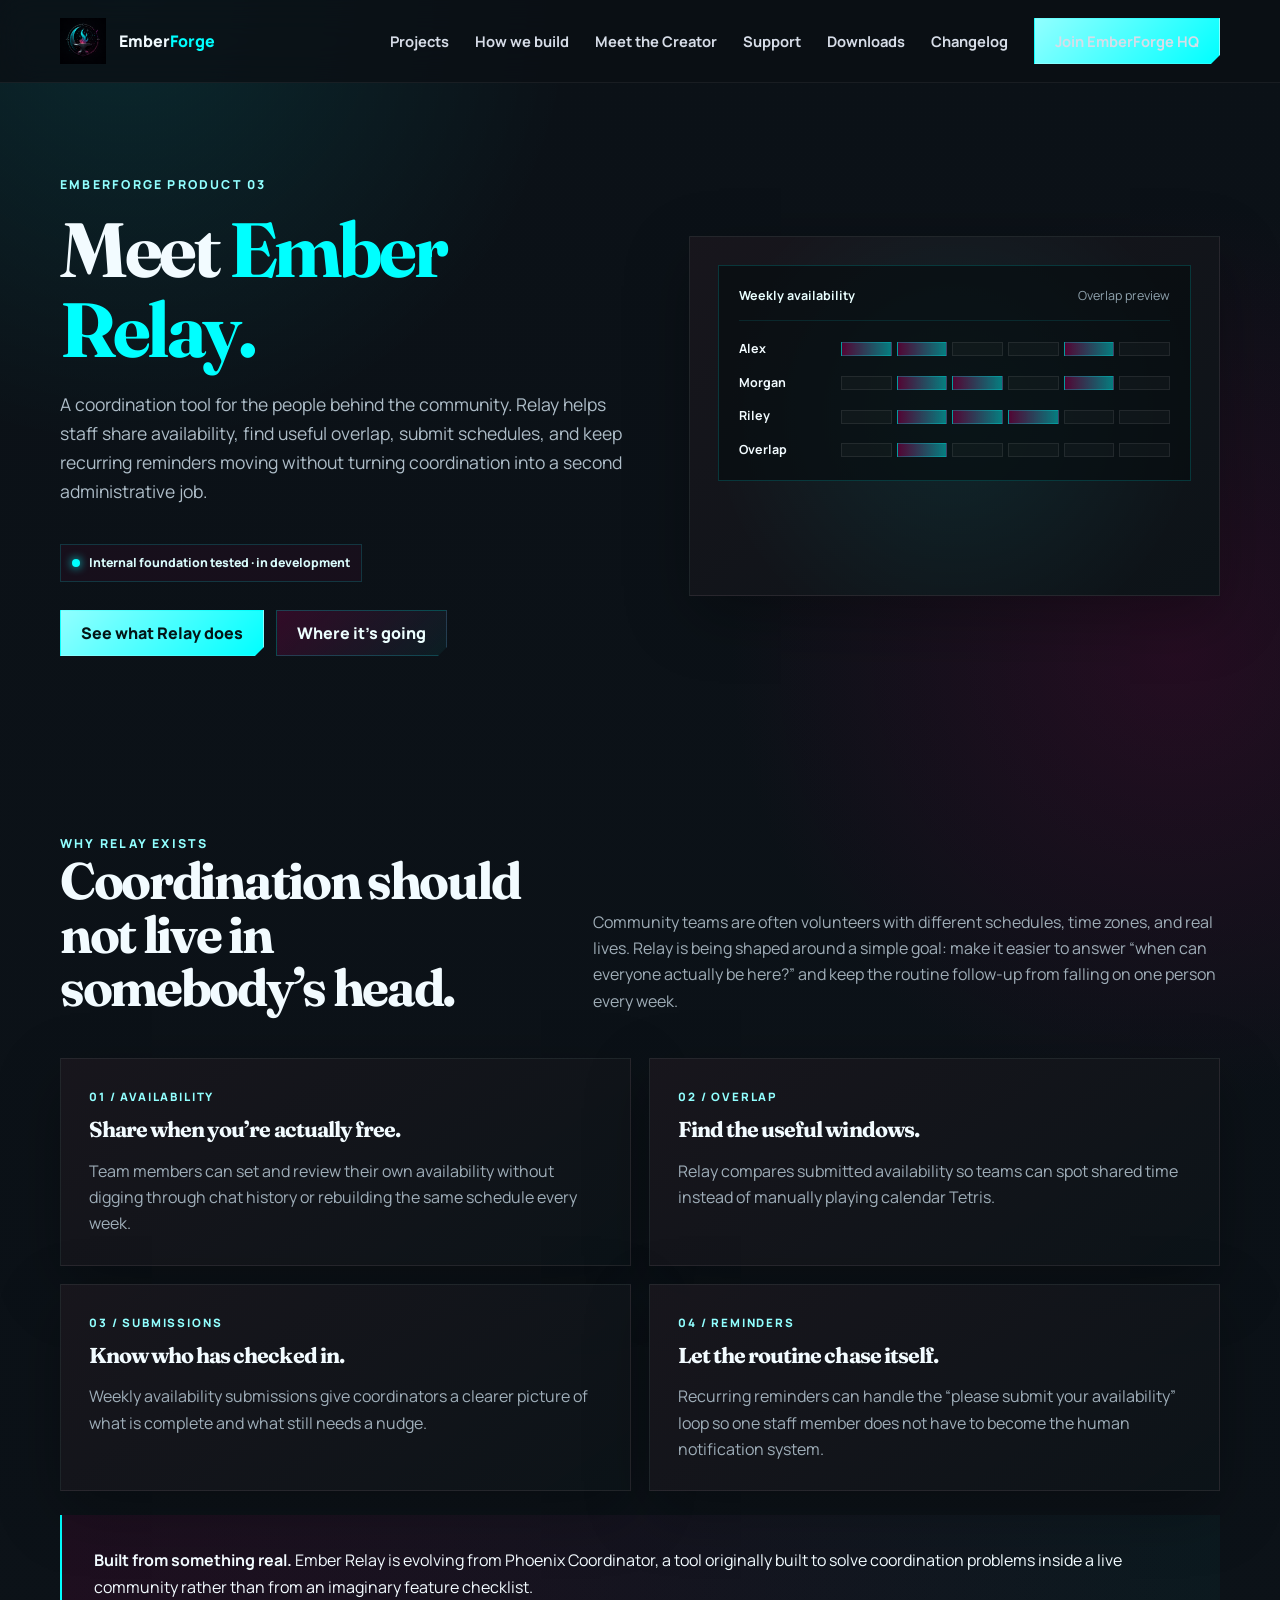
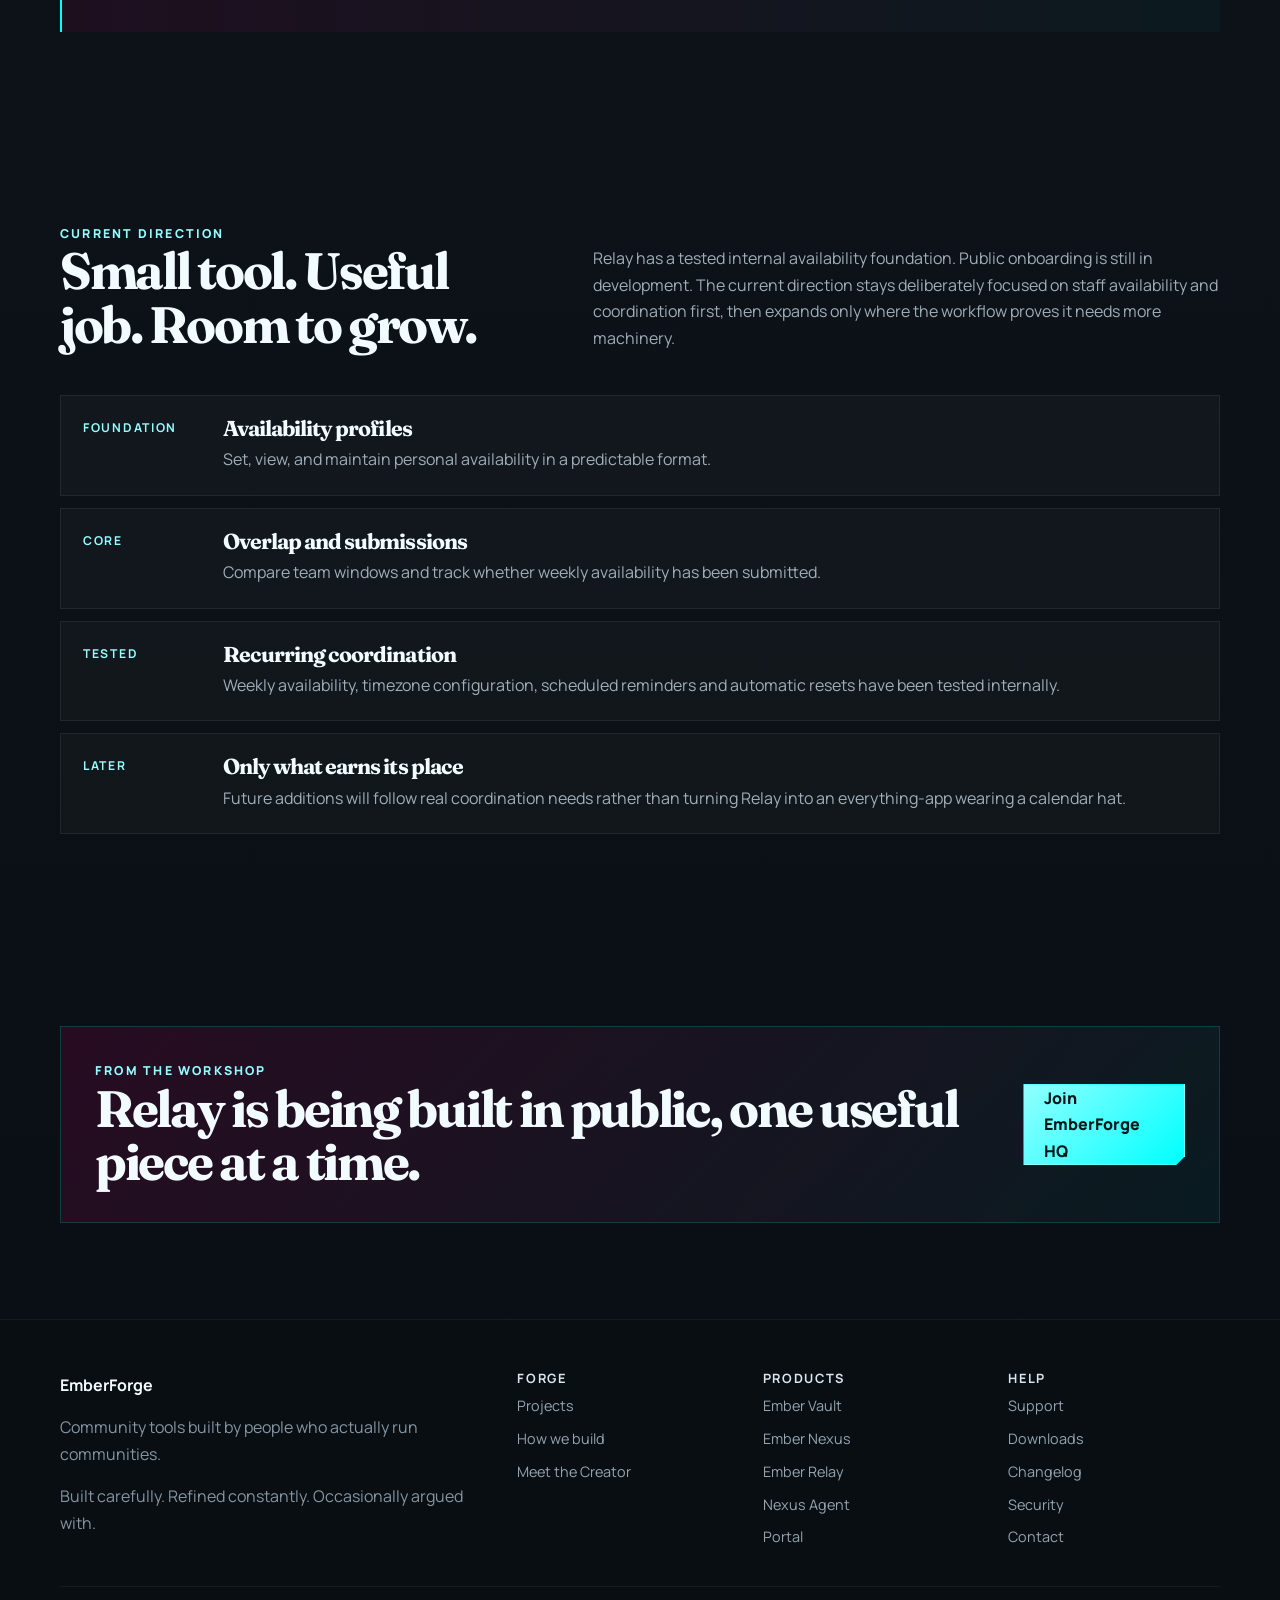
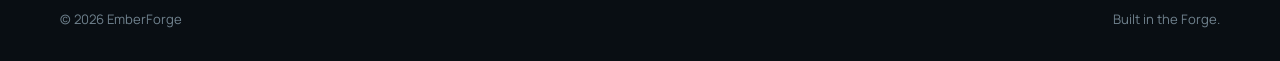
<file: ember-relay.html>
<!doctype html>
<html lang="en">
<head>
<meta charset="utf-8" />
<meta name="viewport" content="width=device-width, initial-scale=1" />
<meta name="theme-color" content="#0c1218" />
<meta name="description" content="Ember Relay is an EmberForge coordination tool for staff availability, schedule overlap, submissions, and recurring reminders." />
<title>Ember Relay | EmberForge</title>
<style>
@import url('https://fonts.googleapis.com/css2?family=Fraunces:opsz,wght@9..144,600;9..144,700;9..144,800&family=Manrope:wght@400;500;600;700;800&display=swap');
:root{--coal:#0c1218;--white:#f2fbff;--cyan:#00ffff;--cyan-soft:#91ffff;--maroon:#66023c;--ash:#99aab6;--max:1160px;--line:rgba(0,255,255,.17)}
*{box-sizing:border-box}html{scroll-behavior:smooth}body{margin:0;color:var(--white);font-family:"Manrope",sans-serif;line-height:1.65;background:radial-gradient(circle at 10% 0%,rgba(0,255,255,.10),transparent 28rem),radial-gradient(circle at 92% 20%,rgba(102,2,60,.28),transparent 28rem),linear-gradient(180deg,#0b1117,#0c1218 55%,#090e13);overflow-x:hidden}a{color:inherit}.shell{width:min(var(--max),calc(100% - 40px));margin:0 auto}.site-nav{position:sticky;top:0;z-index:50;backdrop-filter:blur(18px);background:rgba(10,15,20,.8);border-bottom:1px solid rgba(255,255,255,.06)}.nav-inner{min-height:82px;display:flex;align-items:center;justify-content:space-between;gap:24px}.brand{display:inline-flex;align-items:center;gap:13px;text-decoration:none;font-weight:800}.brand-mark{width:46px;height:46px}.brand-mark img{width:100%;height:100%;object-fit:contain}.brand em{font-style:normal;color:var(--cyan)}.nav-links{display:flex;align-items:center;gap:26px}.nav-links a{text-decoration:none;color:#d7dde8;font-size:.92rem;font-weight:700}.nav-links a:hover{color:var(--cyan-soft)}.nav-cta,.btn{display:inline-flex;align-items:center;justify-content:center;min-height:46px;padding:0 20px;text-decoration:none;font-weight:800;border:1px solid transparent;clip-path:polygon(0 0,100% 0,100% calc(100% - 9px),calc(100% - 9px) 100%,0 100%);transition:.18s ease}.nav-cta,.btn.primary{color:#041516;background:linear-gradient(135deg,var(--cyan-soft),var(--cyan));box-shadow:0 12px 30px rgba(0,255,255,.12)}.btn.secondary{border-color:rgba(0,255,255,.2);background:linear-gradient(135deg,rgba(102,2,60,.42),rgba(0,255,255,.05));color:#edffff}.nav-cta:hover,.btn:hover{transform:translateY(-2px)}h1,h2,h3{font-family:"Fraunces",Georgia,serif;margin:0;line-height:1.04;letter-spacing:-.045em}h1{font-size:clamp(3.4rem,6vw,6.2rem)}h2{font-size:clamp(2.3rem,4vw,4.2rem)}h3{font-size:1.35rem}.product-kicker,.eyebrow{color:var(--cyan-soft);font-size:.77rem;font-weight:850;text-transform:uppercase;letter-spacing:.18em}.product-hero{padding:92px 0 82px}.product-hero-grid{display:grid;grid-template-columns:1.04fr .96fr;gap:54px;align-items:center}.product-hero h1{margin:15px 0 20px}.product-hero h1 span{color:var(--cyan)}.lead{max-width:680px;color:#aebdc8;font-size:1.1rem}.status-pill{display:inline-flex;align-items:center;gap:9px;margin-top:20px;padding:8px 11px;border:1px solid rgba(0,255,255,.16);background:rgba(102,2,60,.13);color:#d9fbfb;font-size:.77rem;font-weight:800}.status-dot{width:8px;height:8px;border-radius:50%;background:var(--cyan);box-shadow:0 0 10px var(--cyan)}.product-actions{display:flex;gap:12px;flex-wrap:wrap;margin-top:28px}.card{border:1px solid rgba(255,255,255,.075);background:linear-gradient(145deg,rgba(24,22,29,.94),rgba(12,19,24,.96));box-shadow:0 20px 60px rgba(0,0,0,.28)}.relay-shell{min-height:360px;padding:28px;position:relative;overflow:hidden}.relay-shell:before{content:"";position:absolute;inset:-30%;background:radial-gradient(circle,rgba(0,255,255,.08),transparent 48%)}.board{position:relative;z-index:1;border:1px solid rgba(0,255,255,.17);background:rgba(7,12,16,.68);padding:20px}.board-top{display:flex;justify-content:space-between;gap:12px;padding-bottom:14px;border-bottom:1px solid rgba(0,255,255,.1);color:#8fa2ad;font-size:.78rem}.board-top strong{color:#eaffff}.rows{display:grid;gap:13px;margin-top:18px}.row{display:grid;grid-template-columns:90px 1fr;gap:12px;align-items:center;font-size:.78rem}.slots{display:grid;grid-template-columns:repeat(6,1fr);gap:5px}.slot{height:14px;border:1px solid rgba(255,255,255,.08);background:rgba(255,255,255,.025)}.slot.on{background:linear-gradient(90deg,rgba(102,2,60,.78),rgba(0,255,255,.45));border-color:rgba(0,255,255,.24)}section.section{padding:96px 0}.section-head{display:grid;grid-template-columns:.85fr 1.15fr;gap:70px;align-items:end;margin-bottom:44px}.section-head p{margin:0;color:#9fadb7}.feature-grid{display:grid;grid-template-columns:repeat(2,1fr);gap:18px}.feature-card{padding:28px;min-height:205px}.num{display:block;color:var(--cyan-soft);font-size:.72rem;letter-spacing:.16em;font-weight:850;margin-bottom:13px}.feature-card p{color:#9faeb9;margin-bottom:0}.callout{padding:32px;border-left:2px solid var(--cyan);background:linear-gradient(90deg,rgba(102,2,60,.2),rgba(0,255,255,.03));margin-top:24px}.roadmap{display:grid;gap:12px}.phase{display:grid;grid-template-columns:120px 1fr;gap:20px;padding:22px;border:1px solid rgba(255,255,255,.07);background:rgba(255,255,255,.025)}.phase b{color:var(--cyan-soft);font-size:.76rem;letter-spacing:.14em}.phase p{margin:6px 0 0;color:#9faeb9}.cta-band{padding:34px;display:flex;align-items:center;justify-content:space-between;gap:30px;background:linear-gradient(135deg,rgba(102,2,60,.32),rgba(0,255,255,.05));border:1px solid rgba(0,255,255,.17)}footer{padding:52px 0 30px;border-top:1px solid rgba(255,255,255,.06);background:#090e13}.footer-grid{display:grid;grid-template-columns:1.4fr repeat(3,.7fr);gap:34px}.footer-brand p,.footer-small{color:#8495a1}.footer-column{display:flex;flex-direction:column;gap:9px}.footer-column h3{font-family:"Manrope",sans-serif;font-size:.8rem;text-transform:uppercase;letter-spacing:.13em;color:#d9e8ef}.footer-column a{text-decoration:none;color:#93a5b1;font-size:.9rem}.footer-column a:hover{color:var(--cyan-soft)}.footer-bottom{display:flex;justify-content:space-between;gap:20px;margin-top:34px;padding-top:22px;border-top:1px solid rgba(255,255,255,.055);color:#6f818d;font-size:.82rem}@media(max-width:850px){.product-hero-grid,.section-head,.feature-grid{grid-template-columns:1fr}.nav-links a:not(.nav-cta){display:none}.footer-grid{grid-template-columns:1fr 1fr}.cta-band{align-items:flex-start;flex-direction:column}}@media(max-width:560px){.shell{width:min(100% - 28px,var(--max))}.nav-inner{min-height:70px}.nav-cta{display:none}.product-hero{padding-top:66px}.relay-shell{min-height:310px;padding:18px}.row{grid-template-columns:68px 1fr}.footer-grid{grid-template-columns:1fr}.footer-bottom{flex-direction:column}}
</style>
</head>
<body>
<nav class="site-nav"><div class="shell nav-inner"><a class="brand" href="/" aria-label="EmberForge home"><span class="brand-mark"><img src="/emberforge-mark.png" alt=""></span><span>Ember<em>Forge</em></span></a><div class="nav-links"><a href="/#products">Projects</a><a href="/#why">How we build</a><a href="/creator.html">Meet the Creator</a><a href="/support.html">Support</a><a href="/downloads.html">Downloads</a><a href="/changelog.html">Changelog</a><a class="nav-cta" href="https://discord.gg/WRv4fGv2PG">Join EmberForge HQ</a></div></div></nav>
<main>
<section class="product-hero"><div class="shell product-hero-grid"><div><div class="product-kicker">EmberForge Product 03</div><h1>Meet <span>Ember Relay.</span></h1><p class="lead">A coordination tool for the people behind the community. Relay helps staff share availability, find useful overlap, submit schedules, and keep recurring reminders moving without turning coordination into a second administrative job.</p><div class="status-pill"><span class="status-dot"></span>Internal foundation tested · in development</div><div class="product-actions"><a class="btn primary" href="#what-it-does">See what Relay does</a><a class="btn secondary" href="#roadmap">Where it’s going</a></div></div><div class="relay-shell card" aria-label="Ember Relay availability concept"><div class="board"><div class="board-top"><strong>Weekly availability</strong><span>Overlap preview</span></div><div class="rows"><div class="row"><b>Alex</b><div class="slots"><i class="slot on"></i><i class="slot on"></i><i class="slot"></i><i class="slot"></i><i class="slot on"></i><i class="slot"></i></div></div><div class="row"><b>Morgan</b><div class="slots"><i class="slot"></i><i class="slot on"></i><i class="slot on"></i><i class="slot"></i><i class="slot on"></i><i class="slot"></i></div></div><div class="row"><b>Riley</b><div class="slots"><i class="slot"></i><i class="slot on"></i><i class="slot on"></i><i class="slot on"></i><i class="slot"></i><i class="slot"></i></div></div><div class="row"><b>Overlap</b><div class="slots"><i class="slot"></i><i class="slot on"></i><i class="slot"></i><i class="slot"></i><i class="slot"></i><i class="slot"></i></div></div></div></div></div></div></section>
<section class="section" id="what-it-does"><div class="shell"><div class="section-head"><div><div class="eyebrow">Why Relay exists</div><h2>Coordination should not live in somebody’s head.</h2></div><p>Community teams are often volunteers with different schedules, time zones, and real lives. Relay is being shaped around a simple goal: make it easier to answer “when can everyone actually be here?” and keep the routine follow-up from falling on one person every week.</p></div><div class="feature-grid"><article class="feature-card card"><span class="num">01 / AVAILABILITY</span><h3>Share when you’re actually free.</h3><p>Team members can set and review their own availability without digging through chat history or rebuilding the same schedule every week.</p></article><article class="feature-card card"><span class="num">02 / OVERLAP</span><h3>Find the useful windows.</h3><p>Relay compares submitted availability so teams can spot shared time instead of manually playing calendar Tetris.</p></article><article class="feature-card card"><span class="num">03 / SUBMISSIONS</span><h3>Know who has checked in.</h3><p>Weekly availability submissions give coordinators a clearer picture of what is complete and what still needs a nudge.</p></article><article class="feature-card card"><span class="num">04 / REMINDERS</span><h3>Let the routine chase itself.</h3><p>Recurring reminders can handle the “please submit your availability” loop so one staff member does not have to become the human notification system.</p></article></div><div class="callout"><strong>Built from something real.</strong> Ember Relay is evolving from Phoenix Coordinator, a tool originally built to solve coordination problems inside a live community rather than from an imaginary feature checklist.</div></div></section>
<section class="section" id="roadmap"><div class="shell"><div class="section-head"><div><div class="eyebrow">Current direction</div><h2>Small tool. Useful job. Room to grow.</h2></div><p>Relay has a tested internal availability foundation. Public onboarding is still in development. The current direction stays deliberately focused on staff availability and coordination first, then expands only where the workflow proves it needs more machinery.</p></div><div class="roadmap"><div class="phase"><b>FOUNDATION</b><div><h3>Availability profiles</h3><p>Set, view, and maintain personal availability in a predictable format.</p></div></div><div class="phase"><b>CORE</b><div><h3>Overlap and submissions</h3><p>Compare team windows and track whether weekly availability has been submitted.</p></div></div><div class="phase"><b>TESTED</b><div><h3>Recurring coordination</h3><p>Weekly availability, timezone configuration, scheduled reminders and automatic resets have been tested internally.</p></div></div><div class="phase"><b>LATER</b><div><h3>Only what earns its place</h3><p>Future additions will follow real coordination needs rather than turning Relay into an everything-app wearing a calendar hat.</p></div></div></div></div></section>
<section class="section"><div class="shell"><div class="cta-band"><div><div class="eyebrow">From the workshop</div><h2>Relay is being built in public, one useful piece at a time.</h2></div><a class="btn primary" href="https://discord.gg/WRv4fGv2PG">Join EmberForge HQ</a></div></div></section>
</main>
<footer><div class="shell footer-grid"><div class="footer-brand"><strong>EmberForge</strong><p>Community tools built by people who actually run communities.</p><p class="footer-small">Built carefully. Refined constantly. Occasionally argued with.</p></div><div class="footer-column"><h3>Forge</h3><a href="/#products">Projects</a><a href="/#why">How we build</a><a href="/creator.html">Meet the Creator</a></div><div class="footer-column"><h3>Products</h3><a href="/ember-vault.html">Ember Vault</a><a href="/ember-nexus.html">Ember Nexus</a><a href="/ember-relay.html">Ember Relay</a><a href="/ember-nexus-agent.html">Nexus Agent</a><a href="/emberforge-portal.html">Portal</a></div><div class="footer-column"><h3>Help</h3><a href="/support.html">Support</a><a href="/downloads.html">Downloads</a><a href="/changelog.html">Changelog</a><a href="/security.html">Security</a><a href="mailto:support@emberforgehq.com">Contact</a></div></div><div class="shell footer-bottom"><span>© <span id="year">2026</span> EmberForge</span><span>Built in the Forge.</span></div></footer>
<script>const y=document.getElementById('year');if(y)y.textContent=new Date().getFullYear();</script>
</body>
</html>
</file>
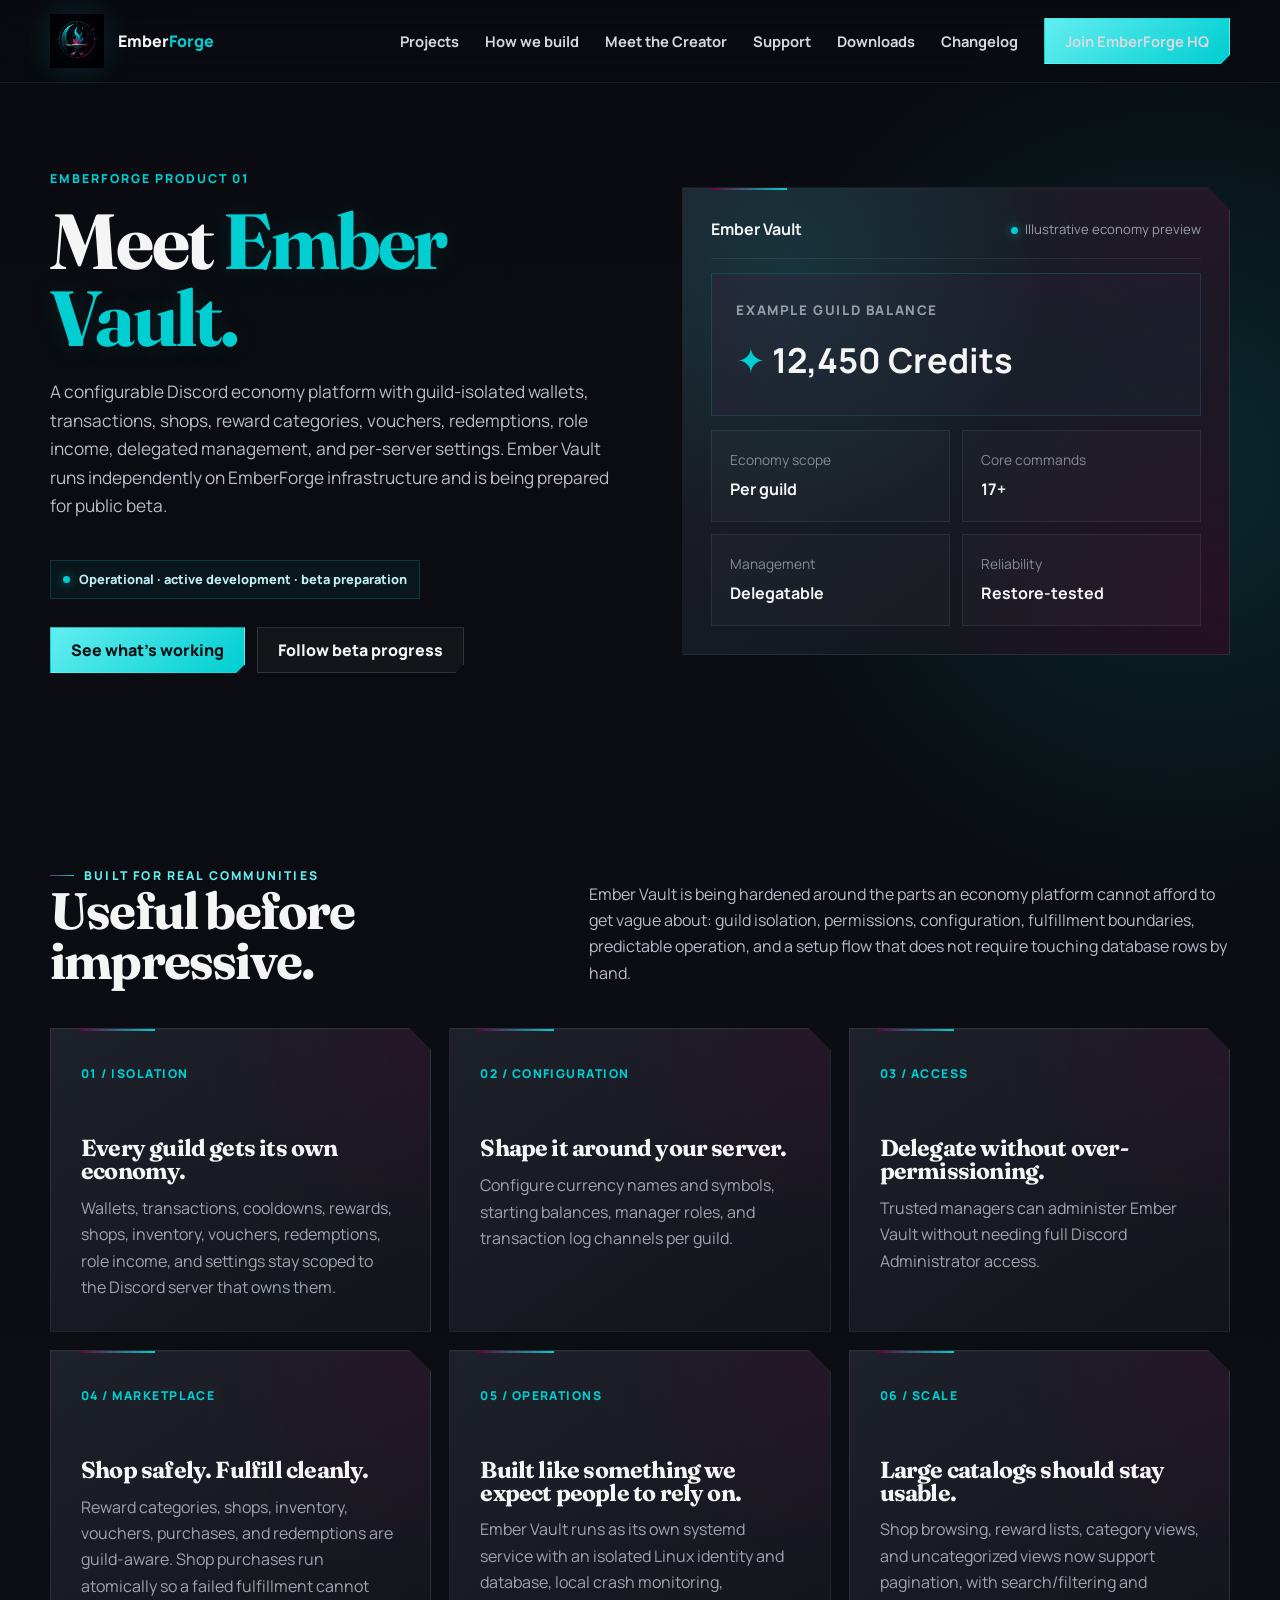
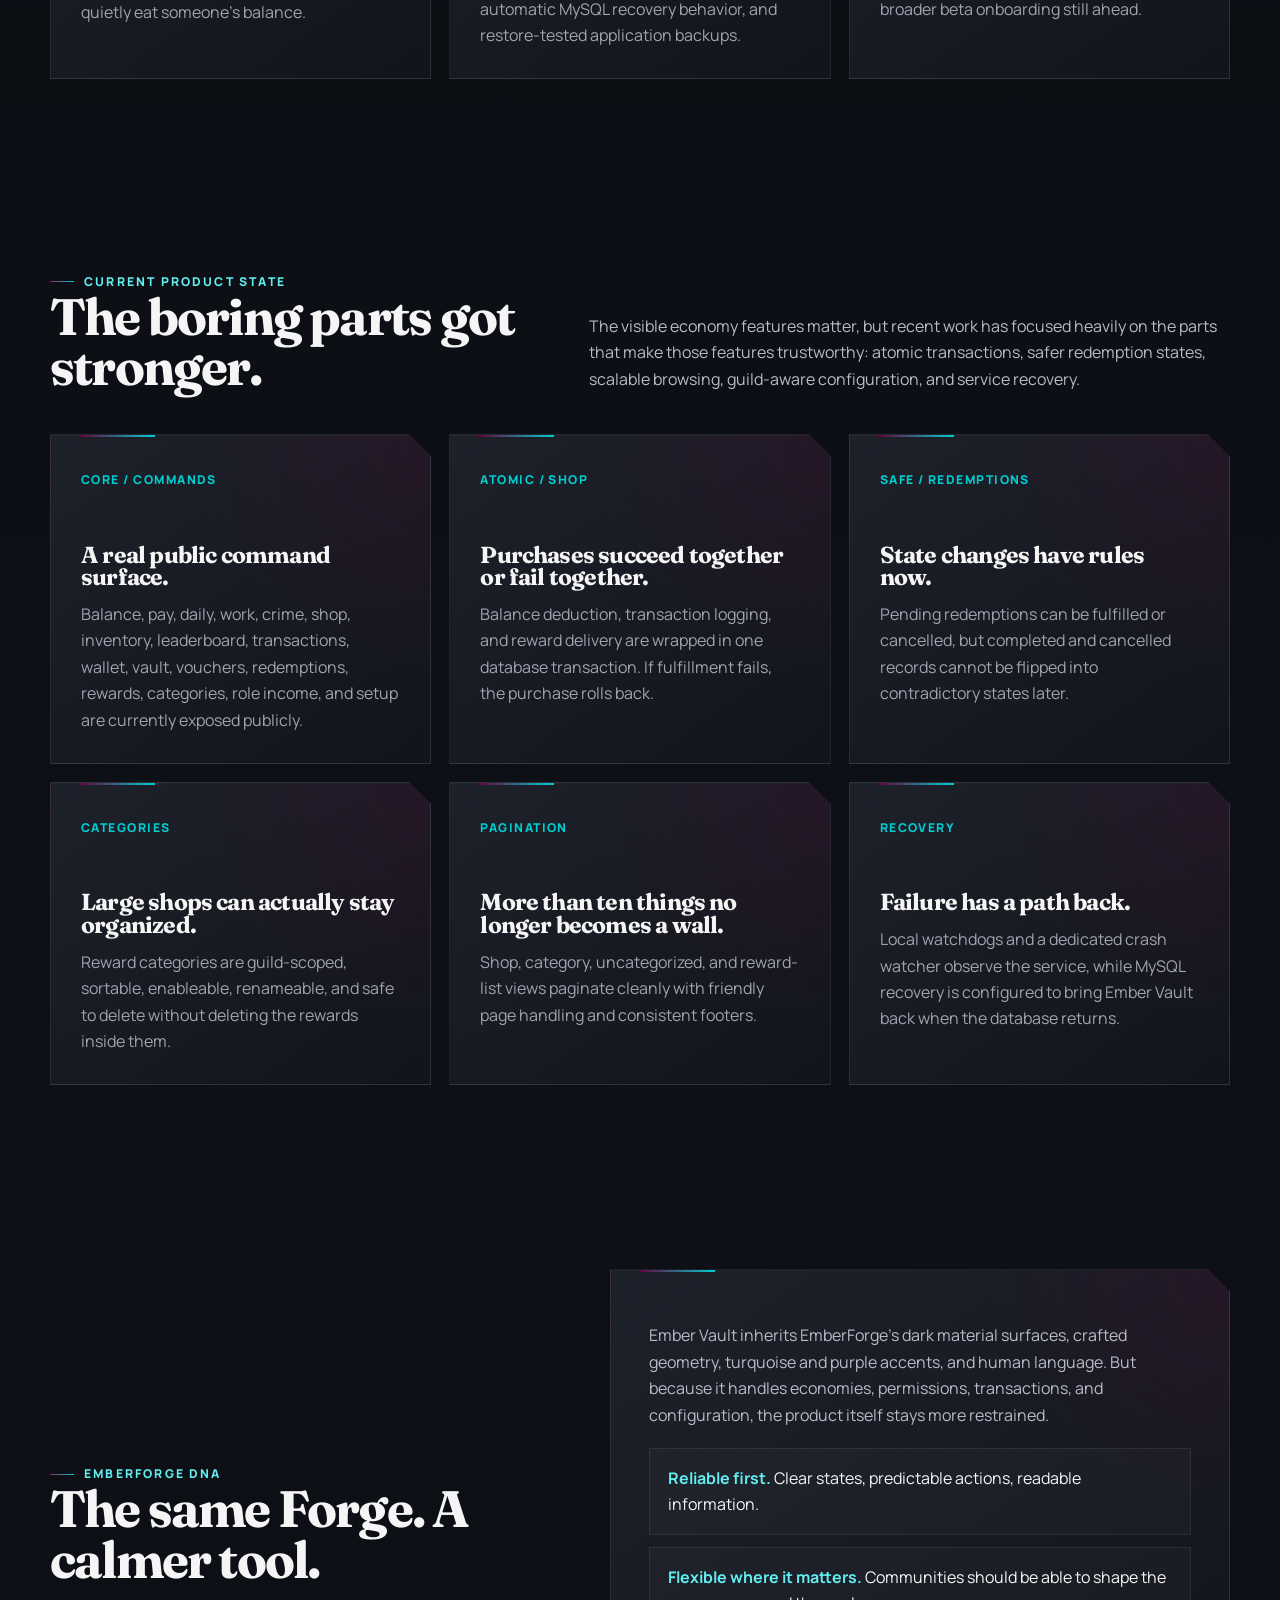
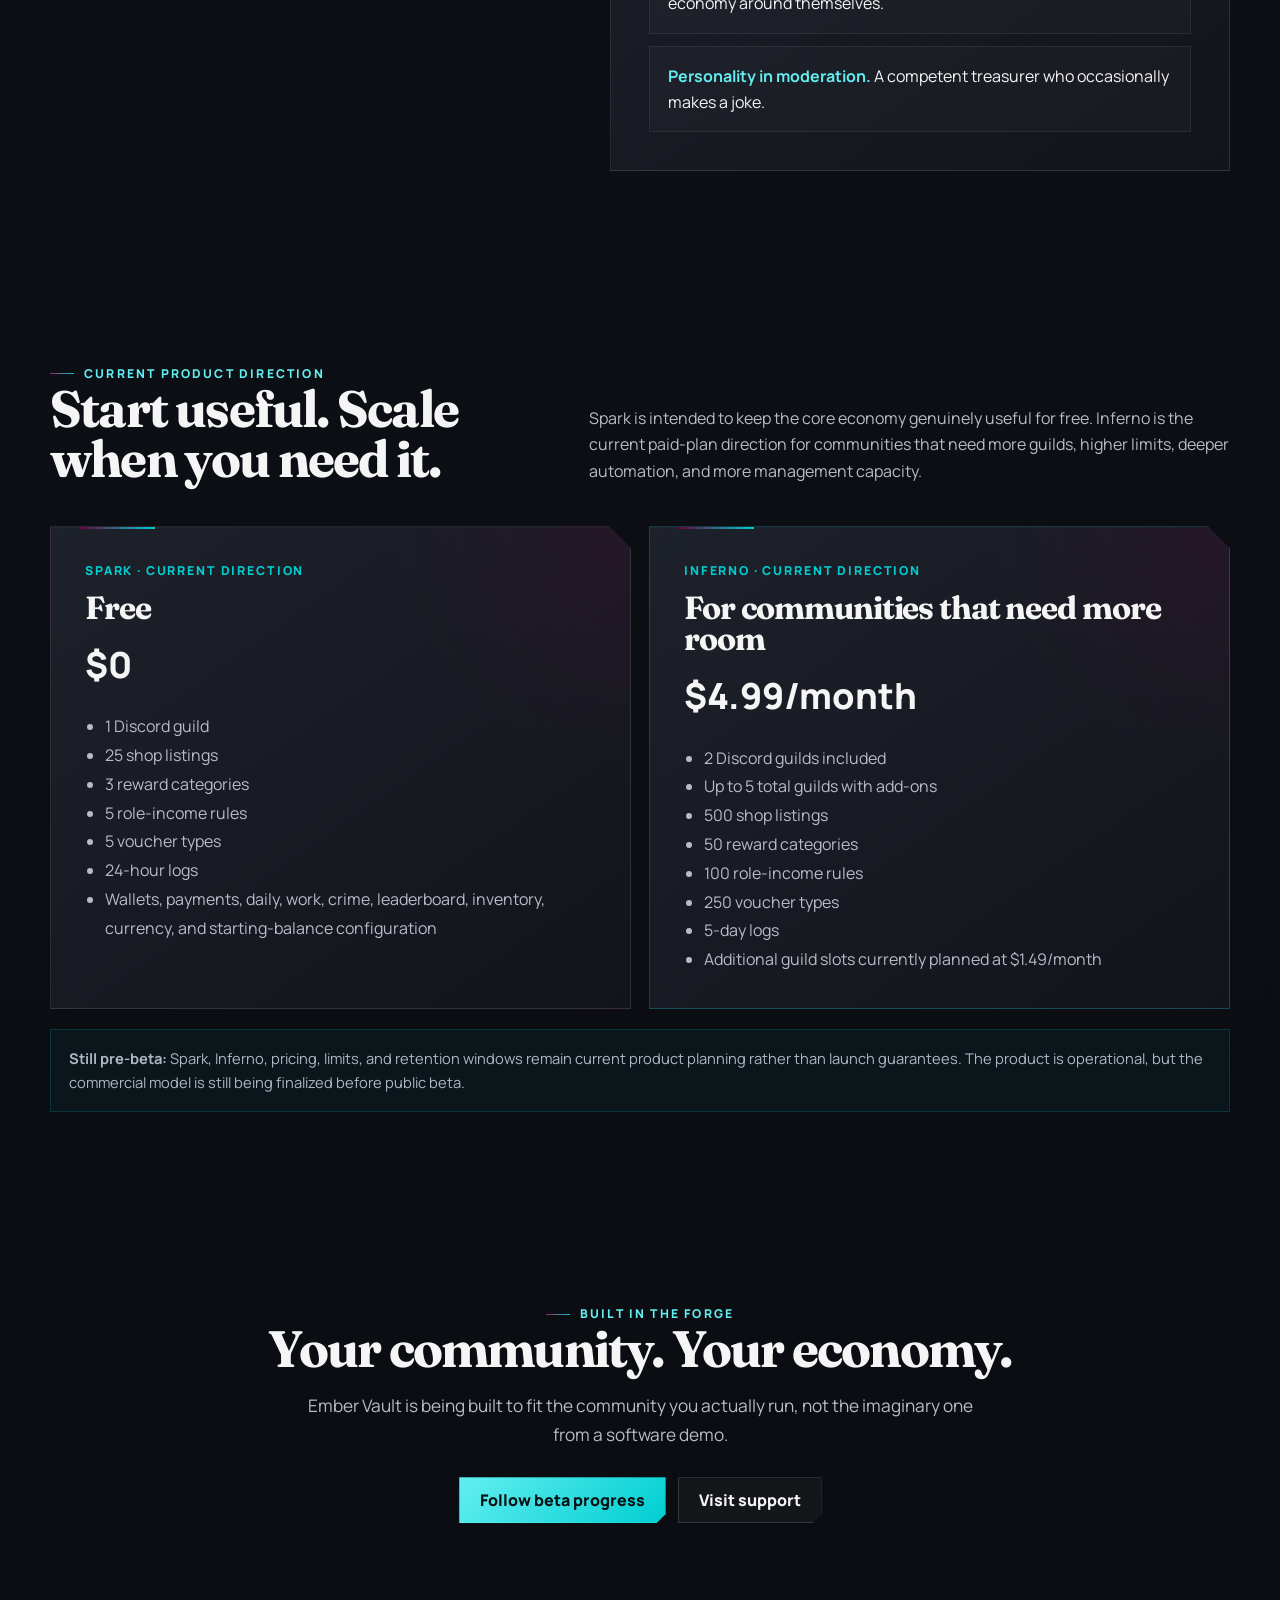
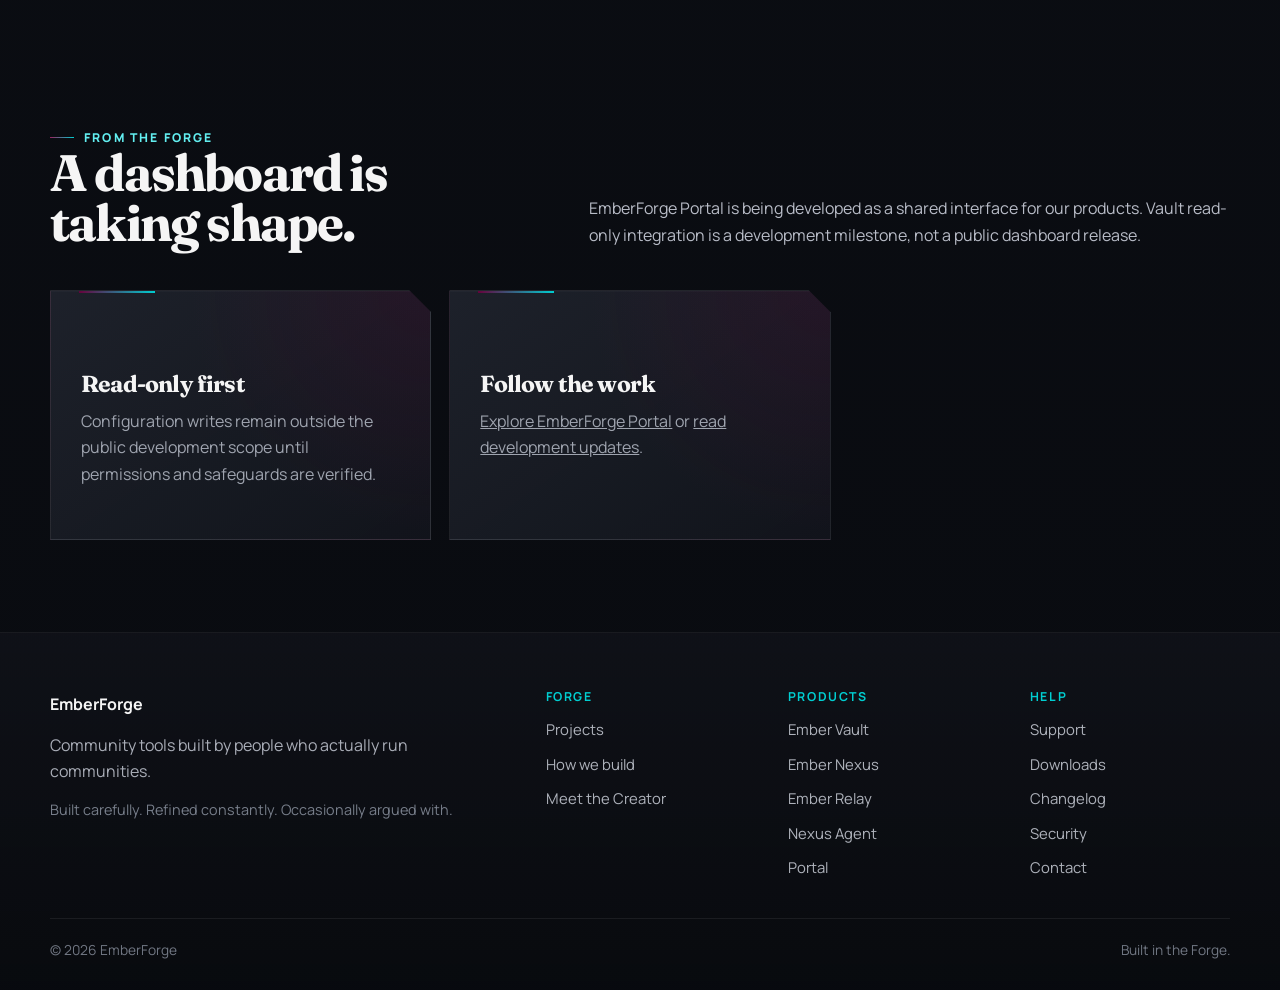
<file: ember-vault.html>
<!doctype html>
<html lang="en">
<head>
<meta charset="utf-8">
<meta name="viewport" content="width=device-width,initial-scale=1">
<meta name="theme-color" content="#0b0d12">
<title>Ember Vault | EmberForge</title>
<meta name="description" content="Ember Vault is EmberForge's configurable, guild-isolated Discord economy platform for communities.">
<style>
@import url('https://fonts.googleapis.com/css2?family=Fraunces:opsz,wght@9..144,600;9..144,700;9..144,800&family=Manrope:wght@400;500;600;700;800&display=swap');

:root{
  --ink:#0b0d12;--panel:#171a22;--turquoise:#00ced1;--turquoise-soft:#62eef0;
  --purple:#66023c;--purple-soft:#9a245f;--white:#f5f5f5;--muted:#b8bcc7;
  --line:rgba(245,245,245,.10);--shadow:0 28px 80px rgba(0,0,0,.34);--max:1180px;
}
*{box-sizing:border-box} html{scroll-behavior:smooth}
body{
  margin:0;min-height:100vh;color:var(--white);
  font-family:"Manrope",ui-sans-serif,system-ui,sans-serif;line-height:1.65;overflow-x:hidden;
  background:
    radial-gradient(circle at 8% -8%,rgba(102,2,60,.42),transparent 34rem),
    radial-gradient(circle at 92% 8%,rgba(0,206,209,.15),transparent 28rem),
    linear-gradient(180deg,#090b10 0%,#0d1016 46%,#090b10 100%);
}
body::before{
  content:"";position:fixed;inset:0;pointer-events:none;opacity:.15;z-index:999;
  background-image:url("data:image/svg+xml,%3Csvg viewBox='0 0 140 140' xmlns='http://www.w3.org/2000/svg'%3E%3Cfilter id='n'%3E%3CfeTurbulence type='fractalNoise' baseFrequency='.92' numOctaves='2' stitchTiles='stitch'/%3E%3C/filter%3E%3Crect width='100%25' height='100%25' filter='url(%23n)' opacity='.06'/%3E%3C/svg%3E");
  mix-blend-mode:soft-light;
}
a{color:inherit}.shell{width:min(var(--max),calc(100% - 40px));margin:0 auto}
.site-nav{
  position:sticky;top:0;z-index:50;backdrop-filter:blur(18px);
  background:rgba(9,11,16,.82);border-bottom:1px solid rgba(245,245,245,.07)
}
.nav-inner{min-height:82px;display:flex;align-items:center;justify-content:space-between;gap:24px}
.brand{display:inline-flex;align-items:center;gap:14px;text-decoration:none;font-weight:800}
.brand-mark{width:54px;height:54px;display:grid;place-items:center;flex-shrink:0}
.brand-mark img{width:100%;height:100%;object-fit:contain;display:block;filter:drop-shadow(0 0 14px rgba(0,206,209,.16))}
.brand em{font-style:normal;color:var(--turquoise)}
.nav-links{display:flex;align-items:center;gap:26px}
.nav-links a{text-decoration:none;color:#d7d9df;font-size:.92rem;font-weight:700}
.nav-links a:hover{color:var(--turquoise-soft)}
.nav-cta,.btn{
  display:inline-flex;align-items:center;justify-content:center;gap:10px;min-height:46px;padding:0 20px;
  text-decoration:none;font-weight:800;border:1px solid transparent;
  clip-path:polygon(0 0,100% 0,100% calc(100% - 9px),calc(100% - 9px) 100%,0 100%);
  transition:.18s ease
}
.nav-cta,.btn.primary{color:#071114;background:linear-gradient(135deg,var(--turquoise-soft),var(--turquoise));box-shadow:0 14px 34px rgba(0,206,209,.17)}
.nav-cta:hover,.btn.primary:hover{transform:translateY(-2px);box-shadow:0 18px 42px rgba(0,206,209,.25)}
.btn.secondary{color:var(--white);border-color:rgba(245,245,245,.14);background:rgba(245,245,245,.035)}
.btn.secondary:hover{transform:translateY(-2px);border-color:var(--purple-soft);background:rgba(102,2,60,.18)}
.eyebrow{display:inline-flex;align-items:center;gap:10px;color:var(--turquoise-soft);font-size:.76rem;letter-spacing:.18em;text-transform:uppercase;font-weight:800}
.eyebrow::before{content:"";width:24px;height:1px;background:linear-gradient(90deg,var(--purple-soft),var(--turquoise))}
h1,h2,h3{font-family:"Fraunces",Georgia,serif;margin:0;line-height:.98;letter-spacing:-.035em}
h1{font-size:clamp(3.4rem,6.1vw,6.25rem)} h2{font-size:clamp(2.4rem,4vw,4.4rem)} h3{font-size:1.45rem}
.lead{color:var(--muted);font-size:1.08rem;max-width:680px}
.card{
  position:relative;background:radial-gradient(circle at 100% 0%,rgba(102,2,60,.17),transparent 15rem),linear-gradient(145deg,rgba(30,34,44,.94),rgba(18,20,27,.96));
  border:1px solid var(--line);box-shadow:inset 0 1px 0 rgba(245,245,245,.025);
  clip-path:polygon(0 0,calc(100% - 22px) 0,100% 22px,100% 100%,0 100%)
}
.card::after{content:"";position:absolute;left:28px;top:0;width:76px;height:2px;background:linear-gradient(90deg,var(--purple),var(--turquoise))}
.section{padding:92px 0}

.product-hero{padding:86px 0 92px}
.product-hero-grid{display:grid;grid-template-columns:1fr .95fr;gap:56px;align-items:center}
.product-kicker{color:var(--turquoise);text-transform:uppercase;font-weight:800;letter-spacing:.16em;font-size:.77rem}
.product-hero h1{margin:14px 0 22px;max-width:720px}
.product-hero h1 span{color:var(--turquoise);text-shadow:0 0 28px rgba(0,206,209,.12)}
.product-actions{display:flex;flex-wrap:wrap;gap:12px;margin-top:28px}
.hero-status{display:inline-flex;align-items:center;gap:9px;margin-top:22px;padding:8px 12px;border:1px solid rgba(0,206,209,.20);background:rgba(0,206,209,.055);color:#bfeef2;font-size:.8rem;font-weight:800}
.hero-status i{width:7px;height:7px;border-radius:50%;background:var(--turquoise);box-shadow:0 0 10px rgba(0,206,209,.65)}

.vault-shell{padding:28px;min-height:430px;overflow:hidden}
.vault-shell::before{
  content:"";position:absolute;inset:0;pointer-events:none;
  background:radial-gradient(circle at 20% 18%,rgba(0,206,209,.12),transparent 16rem),radial-gradient(circle at 100% 90%,rgba(102,2,60,.24),transparent 19rem)
}
.vault-demo{position:relative;z-index:1;display:grid;gap:14px}
.vault-demo-top{display:flex;align-items:center;justify-content:space-between;gap:14px;padding-bottom:15px;border-bottom:1px solid rgba(245,245,245,.07)}
.vault-demo-top span{color:#989eaa;font-size:.82rem}
.vault-demo-top span::before{content:"";display:inline-block;width:7px;height:7px;margin-right:7px;border-radius:50%;background:var(--turquoise);box-shadow:0 0 10px rgba(0,206,209,.65)}
.vault-demo-balance{padding:26px 24px;border:1px solid rgba(0,206,209,.18);background:linear-gradient(145deg,rgba(102,2,60,.15),rgba(0,206,209,.045))}
.vault-demo-balance small{display:block;color:#959ca7;text-transform:uppercase;letter-spacing:.12em;font-weight:800}
.vault-demo-balance strong{display:block;margin-top:10px;font-size:2.15rem}.vault-demo-balance em{color:var(--turquoise);font-style:normal}
.vault-demo-grid{display:grid;grid-template-columns:repeat(2,1fr);gap:12px}
.vault-stat{padding:18px;border:1px solid rgba(245,245,245,.07);background:rgba(245,245,245,.025)}
.vault-stat span{display:block;color:#858c97;font-size:.86rem}.vault-stat strong{display:block;margin-top:5px}

.section-head{display:grid;grid-template-columns:.85fr 1.15fr;gap:66px;align-items:end;margin-bottom:42px}
.section-head p{margin:0;color:var(--muted);max-width:680px}
.feature-grid{display:grid;grid-template-columns:repeat(3,1fr);gap:18px}
.feature-card{padding:30px;min-height:250px}
.feature-card .num{color:var(--turquoise);font-weight:800;font-size:.76rem;letter-spacing:.12em}
.feature-card h3{margin:52px 0 12px}.feature-card p{margin:0;color:#9fa4af}
.product-split{display:grid;grid-template-columns:.9fr 1.1fr;gap:52px;align-items:center}
.identity-panel{padding:38px}.identity-panel p{color:var(--muted);margin:14px 0 0}.identity-list{display:grid;gap:12px;margin-top:20px}
.identity-item{padding:16px 18px;border:1px solid rgba(245,245,245,.07);background:rgba(245,245,245,.025)}
.identity-item strong{color:var(--turquoise-soft)}
.plan-grid{display:grid;grid-template-columns:1fr 1fr;gap:18px}
.plan{padding:34px}.plan .tier{color:var(--turquoise);text-transform:uppercase;font-size:.77rem;font-weight:800;letter-spacing:.15em}
.plan h3{margin-top:10px;font-size:2rem}.plan .price{margin:12px 0 18px;font-size:2.25rem;font-weight:800}
.plan ul{margin:0;padding-left:20px;color:var(--muted);line-height:1.8}.plan.featured{border-color:rgba(0,206,209,.26)}
.plan-note{margin:20px 0 0;padding:16px 18px;border:1px solid rgba(0,206,209,.18);background:rgba(0,206,209,.045);color:#aeb8c4;font-size:.92rem}
.product-cta{text-align:center;padding:92px 0 104px}.product-cta p{margin:18px auto 0}.product-cta .product-actions{justify-content:center}

.site-footer{border-top:1px solid rgba(245,245,245,.07);padding:58px 0 28px;background:linear-gradient(180deg,rgba(17,19,26,.72),rgba(8,10,14,.96))}
.footer-grid{display:grid;grid-template-columns:1.7fr repeat(3,.75fr);gap:42px}
.footer-brand p{max-width:460px;color:#a9adb7;margin:14px 0 0}.footer-small{color:#777e8a!important;font-size:.9rem}
.footer-column{display:grid;gap:10px;align-content:start}.footer-column h3{font-family:"Manrope",sans-serif;margin:0 0 4px;color:var(--turquoise);text-transform:uppercase;letter-spacing:.13em;font-size:.77rem}
.footer-column a,.footer-column span{color:#aeb2bb;text-decoration:none;font-size:.93rem}.footer-column a:hover{color:var(--white)}
.footer-bottom{display:flex;justify-content:space-between;gap:20px;margin-top:38px;padding-top:20px;border-top:1px solid rgba(245,245,245,.07);color:#717783;font-size:.86rem}

@media(max-width:940px){
  .nav-links a:not(.nav-cta){display:none}.footer-grid{grid-template-columns:1fr 1fr}
  .product-hero-grid,.section-head,.product-split,.plan-grid{grid-template-columns:1fr}
  .feature-grid{grid-template-columns:1fr}
}
@media(max-width:640px){
  .shell{width:min(100% - 26px,var(--max))}.nav-inner{min-height:70px}.brand-mark{width:46px;height:46px}.nav-cta{display:none}
  .section{padding:72px 0}.footer-grid{grid-template-columns:1fr}.footer-bottom{flex-direction:column}
  .product-hero{padding-top:56px}.vault-shell{padding:22px}.vault-demo-grid{grid-template-columns:1fr}.product-actions .btn{width:100%}
}
</style>
</head>
<body>
<nav class="site-nav">
  <div class="shell nav-inner">
    <a class="brand" href="/" aria-label="EmberForge home">
      <span class="brand-mark"><img src="/emberforge-mark.png" alt=""></span>
      <span>Ember<em>Forge</em></span>
    </a>
    <div class="nav-links">
      <a href="/#products">Projects</a>
      <a href="/#why">How we build</a>
      <a href="/creator.html">Meet the Creator</a>
      <a href="/support.html">Support</a><a href="/downloads.html">Downloads</a><a href="/changelog.html">Changelog</a>
      <a class="nav-cta" href="https://discord.gg/WRv4fGv2PG">Join EmberForge HQ</a>
    </div>
  </div>
</nav>

<main>
<section class="product-hero">
  <div class="shell product-hero-grid">
    <div>
      <div class="product-kicker">EmberForge Product 01</div>
      <h1>Meet <span>Ember Vault.</span></h1>
      <p class="lead">A configurable Discord economy platform with guild-isolated wallets, transactions, shops, reward categories, vouchers, redemptions, role income, delegated management, and per-server settings. Ember Vault runs independently on EmberForge infrastructure and is being prepared for public beta.</p>
      <div class="hero-status"><i></i>Operational · active development · beta preparation</div>
      <div class="product-actions">
        <a class="btn primary" href="#current">See what's working</a>
        <a class="btn secondary" href="https://discord.gg/WRv4fGv2PG">Follow beta progress</a>
      </div>
    </div>

    <div class="vault-shell card">
      <div class="vault-demo">
        <div class="vault-demo-top"><strong>Ember Vault</strong><span>Illustrative economy preview</span></div>
        <div class="vault-demo-balance"><small>Example guild balance</small><strong><em>✦</em> 12,450 Credits</strong></div>
        <div class="vault-demo-grid">
          <div class="vault-stat"><span>Economy scope</span><strong>Per guild</strong></div>
          <div class="vault-stat"><span>Core commands</span><strong>17+</strong></div>
          <div class="vault-stat"><span>Management</span><strong>Delegatable</strong></div>
          <div class="vault-stat"><span>Reliability</span><strong>Restore-tested</strong></div>
        </div>
      </div>
    </div>
  </div>
</section>

<section class="section" id="current">
  <div class="shell">
    <div class="section-head">
      <div><div class="eyebrow">Built for real communities</div><h2>Useful before impressive.</h2></div>
      <p>Ember Vault is being hardened around the parts an economy platform cannot afford to get vague about: guild isolation, permissions, configuration, fulfillment boundaries, predictable operation, and a setup flow that does not require touching database rows by hand.</p>
    </div>

    <div class="feature-grid">
      <article class="feature-card card"><span class="num">01 / ISOLATION</span><h3>Every guild gets its own economy.</h3><p>Wallets, transactions, cooldowns, rewards, shops, inventory, vouchers, redemptions, role income, and settings stay scoped to the Discord server that owns them.</p></article>
      <article class="feature-card card"><span class="num">02 / CONFIGURATION</span><h3>Shape it around your server.</h3><p>Configure currency names and symbols, starting balances, manager roles, and transaction log channels per guild.</p></article>
      <article class="feature-card card"><span class="num">03 / ACCESS</span><h3>Delegate without over-permissioning.</h3><p>Trusted managers can administer Ember Vault without needing full Discord Administrator access.</p></article>
      <article class="feature-card card"><span class="num">04 / MARKETPLACE</span><h3>Shop safely. Fulfill cleanly.</h3><p>Reward categories, shops, inventory, vouchers, purchases, and redemptions are guild-aware. Shop purchases run atomically so a failed fulfillment cannot quietly eat someone&apos;s balance.</p></article>
      <article class="feature-card card"><span class="num">05 / OPERATIONS</span><h3>Built like something we expect people to rely on.</h3><p>Ember Vault runs as its own systemd service with an isolated Linux identity and database, local crash monitoring, automatic MySQL recovery behavior, and restore-tested application backups.</p></article>
      <article class="feature-card card"><span class="num">06 / SCALE</span><h3>Large catalogs should stay usable.</h3><p>Shop browsing, reward lists, category views, and uncategorized views now support pagination, with search/filtering and broader beta onboarding still ahead.</p></article>
    </div>
  </div>
</section>

<section class="section">
  <div class="shell">
    <div class="section-head">
      <div><div class="eyebrow">Current product state</div><h2>The boring parts got stronger.</h2></div>
      <p>The visible economy features matter, but recent work has focused heavily on the parts that make those features trustworthy: atomic transactions, safer redemption states, scalable browsing, guild-aware configuration, and service recovery.</p>
    </div>

    <div class="feature-grid">
      <article class="feature-card card"><span class="num">CORE / COMMANDS</span><h3>A real public command surface.</h3><p>Balance, pay, daily, work, crime, shop, inventory, leaderboard, transactions, wallet, vault, vouchers, redemptions, rewards, categories, role income, and setup are currently exposed publicly.</p></article>
      <article class="feature-card card"><span class="num">ATOMIC / SHOP</span><h3>Purchases succeed together or fail together.</h3><p>Balance deduction, transaction logging, and reward delivery are wrapped in one database transaction. If fulfillment fails, the purchase rolls back.</p></article>
      <article class="feature-card card"><span class="num">SAFE / REDEMPTIONS</span><h3>State changes have rules now.</h3><p>Pending redemptions can be fulfilled or cancelled, but completed and cancelled records cannot be flipped into contradictory states later.</p></article>
      <article class="feature-card card"><span class="num">CATEGORIES</span><h3>Large shops can actually stay organized.</h3><p>Reward categories are guild-scoped, sortable, enableable, renameable, and safe to delete without deleting the rewards inside them.</p></article>
      <article class="feature-card card"><span class="num">PAGINATION</span><h3>More than ten things no longer becomes a wall.</h3><p>Shop, category, uncategorized, and reward-list views paginate cleanly with friendly page handling and consistent footers.</p></article>
      <article class="feature-card card"><span class="num">RECOVERY</span><h3>Failure has a path back.</h3><p>Local watchdogs and a dedicated crash watcher observe the service, while MySQL recovery is configured to bring Ember Vault back when the database returns.</p></article>
    </div>
  </div>
</section>

<section class="section">
  <div class="shell product-split">
    <div><div class="eyebrow">EmberForge DNA</div><h2>The same Forge. A calmer tool.</h2></div>
    <div class="identity-panel card">
      <p>Ember Vault inherits EmberForge's dark material surfaces, crafted geometry, turquoise and purple accents, and human language. But because it handles economies, permissions, transactions, and configuration, the product itself stays more restrained.</p>
      <div class="identity-list">
        <div class="identity-item"><strong>Reliable first.</strong> Clear states, predictable actions, readable information.</div>
        <div class="identity-item"><strong>Flexible where it matters.</strong> Communities should be able to shape the economy around themselves.</div>
        <div class="identity-item"><strong>Personality in moderation.</strong> A competent treasurer who occasionally makes a joke.</div>
      </div>
    </div>
  </div>
</section>

<section class="section" id="plans">
  <div class="shell">
    <div class="section-head">
      <div><div class="eyebrow">Current product direction</div><h2>Start useful. Scale when you need it.</h2></div>
      <p>Spark is intended to keep the core economy genuinely useful for free. Inferno is the current paid-plan direction for communities that need more guilds, higher limits, deeper automation, and more management capacity.</p>
    </div>

    <div class="plan-grid">
      <article class="plan card">
        <div class="tier">Spark · current direction</div><h3>Free</h3><div class="price">$0</div>
        <ul>
          <li>1 Discord guild</li>
          <li>25 shop listings</li>
          <li>3 reward categories</li>
          <li>5 role-income rules</li>
          <li>5 voucher types</li>
          <li>24-hour logs</li>
          <li>Wallets, payments, daily, work, crime, leaderboard, inventory, currency, and starting-balance configuration</li>
        </ul>
      </article>
      <article class="plan card featured">
        <div class="tier">Inferno · current direction</div><h3>For communities that need more room</h3><div class="price">$4.99/month</div>
        <ul>
          <li>2 Discord guilds included</li>
          <li>Up to 5 total guilds with add-ons</li>
          <li>500 shop listings</li>
          <li>50 reward categories</li>
          <li>100 role-income rules</li>
          <li>250 voucher types</li>
          <li>5-day logs</li>
          <li>Additional guild slots currently planned at $1.49/month</li>
        </ul>
      </article>
    </div>

    <p class="plan-note"><strong>Still pre-beta:</strong> Spark, Inferno, pricing, limits, and retention windows remain current product planning rather than launch guarantees. The product is operational, but the commercial model is still being finalized before public beta.</p>
  </div>
</section>

<section class="product-cta">
  <div class="shell">
    <div class="eyebrow">Built in the Forge</div>
    <h2>Your community. Your economy.</h2>
    <p class="lead">Ember Vault is being built to fit the community you actually run, not the imaginary one from a software demo.</p>
    <div class="product-actions"><a class="btn primary" href="https://discord.gg/WRv4fGv2PG">Follow beta progress</a><a class="btn secondary" href="/support.html">Visit support</a></div>
  </div>
</section>
<section class="section"><div class="shell"><div class="section-head"><div><div class="eyebrow">From the Forge</div><h2>A dashboard is taking shape.</h2></div><p>EmberForge Portal is being developed as a shared interface for our products. Vault read-only integration is a development milestone, not a public dashboard release.</p></div><div class="feature-grid"><article class="feature-card card"><h3>Read-only first</h3><p>Configuration writes remain outside the public development scope until permissions and safeguards are verified.</p></article><article class="feature-card card"><h3>Follow the work</h3><p><a href="/emberforge-portal.html">Explore EmberForge Portal</a> or <a href="/changelog.html">read development updates</a>.</p></article></div></div></section>
</main>

<footer class="site-footer">
  <div class="shell footer-grid">
    <div class="footer-brand"><strong>EmberForge</strong><p>Community tools built by people who actually run communities.</p><p class="footer-small">Built carefully. Refined constantly. Occasionally argued with.</p></div>
    <div class="footer-column"><h3>Forge</h3><a href="/#products">Projects</a><a href="/#why">How we build</a><a href="/creator.html">Meet the Creator</a></div>
    <div class="footer-column"><h3>Products</h3><a href="/ember-vault.html">Ember Vault</a><a href="/ember-nexus.html">Ember Nexus</a><a href="/ember-relay.html">Ember Relay</a><a href="/ember-nexus-agent.html">Nexus Agent</a><a href="/emberforge-portal.html">Portal</a></div>
    <div class="footer-column"><h3>Help</h3><a href="/support.html">Support</a><a href="/downloads.html">Downloads</a><a href="/changelog.html">Changelog</a><a href="/security.html">Security</a><a href="mailto:support@emberforgehq.com">Contact</a></div>
  </div>
  <div class="shell footer-bottom"><span>© <span id="year">2026</span> EmberForge</span><span>Built in the Forge.</span></div>
</footer>

<script>
const yearEl=document.getElementById('year');
if(yearEl)yearEl.textContent=new Date().getFullYear();
</script>
</body>
</html>
</file>
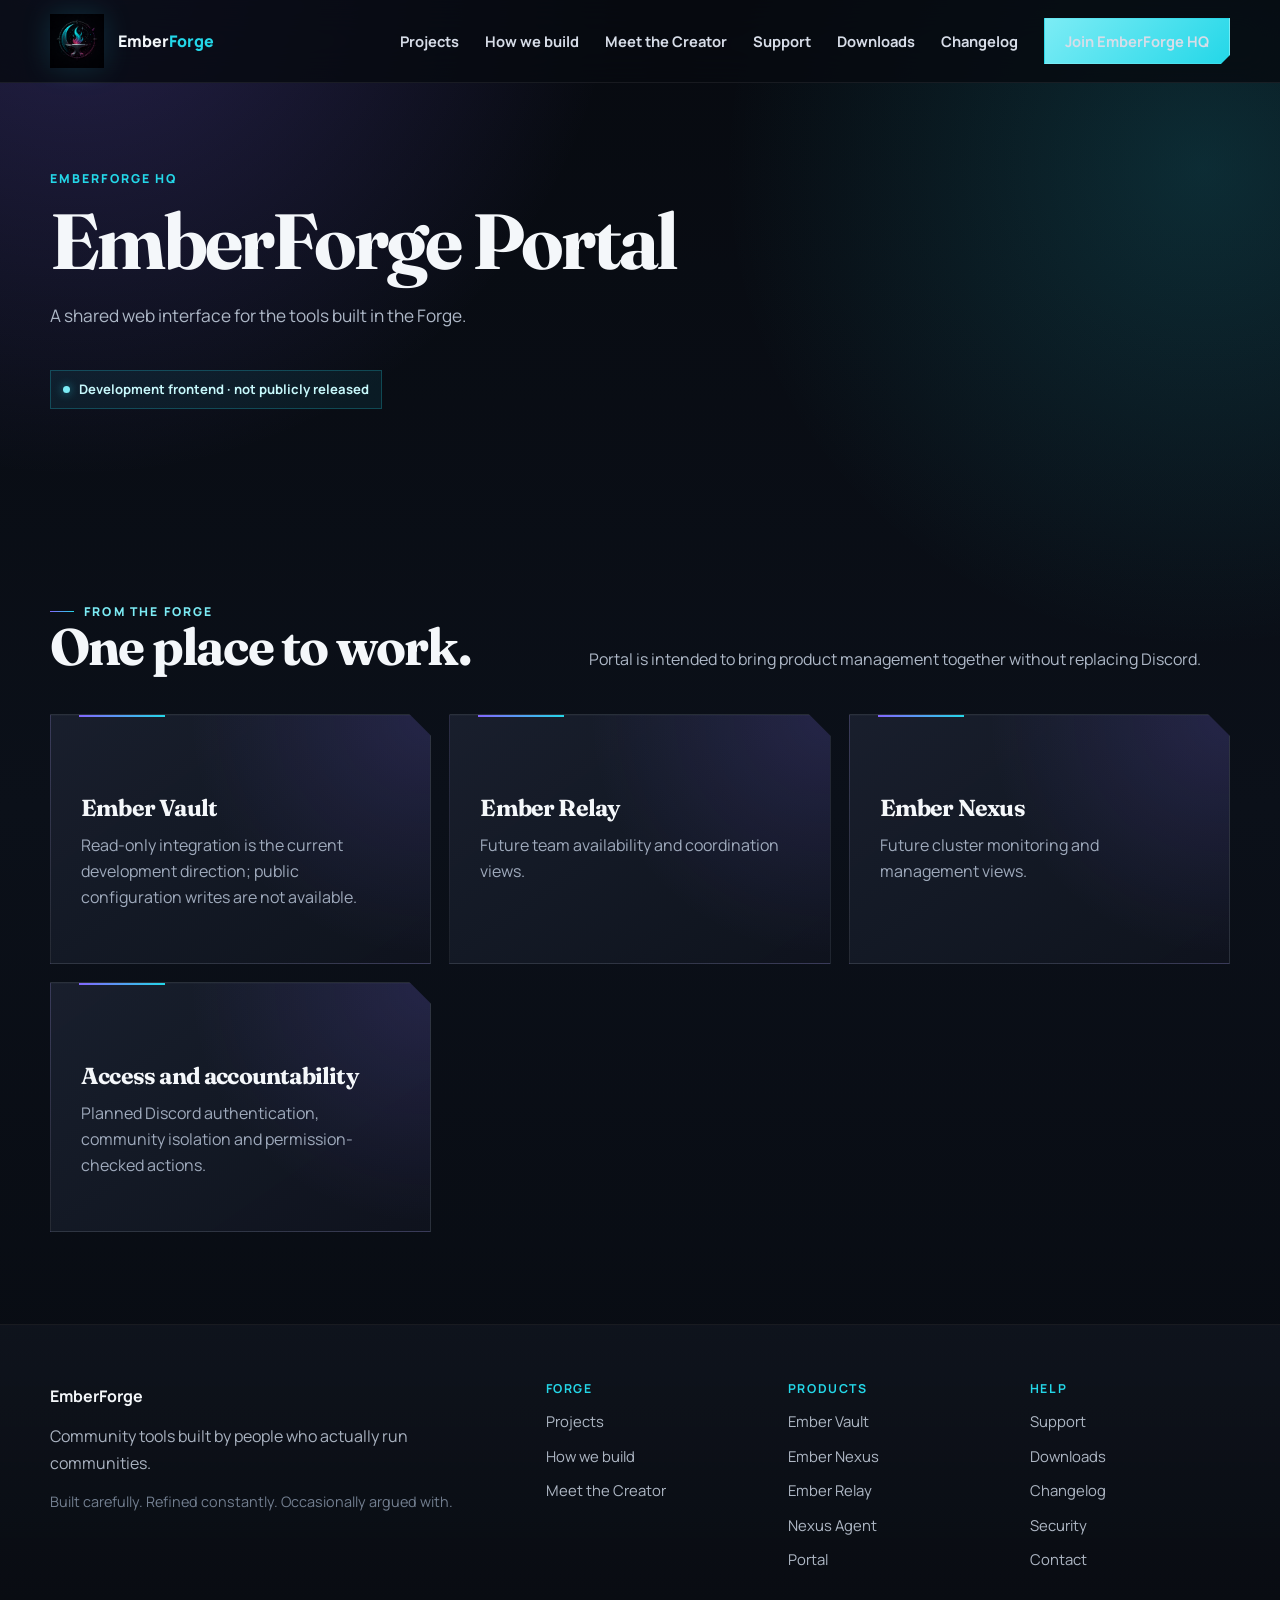
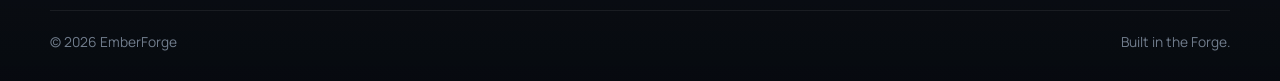
<file: emberforge-portal.html>
<!doctype html>
<html lang="en">
<head>
<meta charset="utf-8">
<meta name="viewport" content="width=device-width,initial-scale=1">
<meta name="theme-color" content="#090D14">
<title>EmberForge Portal | EmberForge HQ</title>
<meta name="description" content="A shared web interface for the tools built in the Forge.">
<style>
@import url('https://fonts.googleapis.com/css2?family=Fraunces:opsz,wght@9..144,600;9..144,700;9..144,800&family=Manrope:wght@400;500;600;700;800&display=swap');

:root{
  --ink:#090D14;
  --panel:#141925;
  --panel-2:#191f2e;
  --cyan:#24D7E8;
  --cyan-soft:#7CECF5;
  --violet:#8367FF;
  --violet-soft:#B0A2FF;
  --white:#F4F7FA;
  --steel:#8996A8;
  --muted:#AEB8C7;
  --line:rgba(244,247,250,.10);
  --shadow:0 28px 80px rgba(0,0,0,.36);
  --max:1180px;
}

*{box-sizing:border-box}
html{scroll-behavior:smooth}
body{
  margin:0;min-height:100vh;color:var(--white);
  font-family:"Manrope",ui-sans-serif,system-ui,sans-serif;
  line-height:1.65;overflow-x:hidden;
  background:
    radial-gradient(circle at 6% -4%,rgba(131,103,255,.25),transparent 34rem),
    radial-gradient(circle at 94% 10%,rgba(36,215,232,.16),transparent 30rem),
    linear-gradient(180deg,#070A10 0%,#0B1019 48%,#070A10 100%);
}
body::before{
  content:"";position:fixed;inset:0;pointer-events:none;opacity:.14;z-index:999;
  background-image:url("data:image/svg+xml,%3Csvg viewBox='0 0 140 140' xmlns='http://www.w3.org/2000/svg'%3E%3Cfilter id='n'%3E%3CfeTurbulence type='fractalNoise' baseFrequency='.92' numOctaves='2' stitchTiles='stitch'/%3E%3C/filter%3E%3Crect width='100%25' height='100%25' filter='url(%23n)' opacity='.06'/%3E%3C/svg%3E");
  mix-blend-mode:soft-light;
}

a{color:inherit}.shell{width:min(var(--max),calc(100% - 40px));margin:0 auto}

.site-nav{
  position:sticky;top:0;z-index:50;backdrop-filter:blur(18px);
  background:rgba(7,10,16,.82);border-bottom:1px solid rgba(244,247,250,.07)
}
.nav-inner{min-height:82px;display:flex;align-items:center;justify-content:space-between;gap:24px}
.brand{display:inline-flex;align-items:center;gap:14px;text-decoration:none;font-weight:800}
.brand-mark{width:54px;height:54px;display:grid;place-items:center;flex-shrink:0}
.brand-mark img{width:100%;height:100%;object-fit:contain;display:block;filter:drop-shadow(0 0 14px rgba(36,215,232,.16))}
.brand em{font-style:normal;color:var(--cyan)}
.nav-links{display:flex;align-items:center;gap:26px}
.nav-links a{text-decoration:none;color:#d7dde8;font-size:.92rem;font-weight:700}
.nav-links a:hover{color:var(--cyan-soft)}
.nav-cta,.btn{
  display:inline-flex;align-items:center;justify-content:center;gap:10px;min-height:46px;padding:0 20px;
  text-decoration:none;font-weight:800;border:1px solid transparent;
  clip-path:polygon(0 0,100% 0,100% calc(100% - 9px),calc(100% - 9px) 100%,0 100%);
  transition:.18s ease
}
.nav-cta,.btn.primary{
  color:#071114;background:linear-gradient(135deg,var(--cyan-soft),var(--cyan));
  box-shadow:0 14px 34px rgba(36,215,232,.17)
}
.nav-cta:hover,.btn.primary:hover{transform:translateY(-2px);box-shadow:0 18px 42px rgba(36,215,232,.25)}
.btn.secondary{color:var(--white);border-color:rgba(244,247,250,.14);background:rgba(244,247,250,.035)}
.btn.secondary:hover{transform:translateY(-2px);border-color:var(--violet);background:rgba(131,103,255,.12)}

.eyebrow{
  display:inline-flex;align-items:center;gap:10px;color:var(--cyan-soft);
  font-size:.76rem;letter-spacing:.18em;text-transform:uppercase;font-weight:800
}
.eyebrow::before{content:"";width:24px;height:1px;background:linear-gradient(90deg,var(--violet),var(--cyan))}

h1,h2,h3{font-family:"Fraunces",Georgia,serif;margin:0;line-height:.98;letter-spacing:-.035em}
h1{font-size:clamp(3.4rem,6.1vw,6.25rem)}
h2{font-size:clamp(2.4rem,4vw,4.4rem)}
h3{font-size:1.45rem}
.lead{color:var(--muted);font-size:1.08rem;max-width:700px}
.section{padding:92px 0}

.card{
  position:relative;
  background:
    radial-gradient(circle at 100% 0%,rgba(131,103,255,.16),transparent 15rem),
    linear-gradient(145deg,rgba(25,31,46,.95),rgba(15,19,29,.97));
  border:1px solid var(--line);
  box-shadow:inset 0 1px 0 rgba(244,247,250,.025);
  clip-path:polygon(0 0,calc(100% - 22px) 0,100% 22px,100% 100%,0 100%)
}
.card::after{
  content:"";position:absolute;left:28px;top:0;width:86px;height:2px;
  background:linear-gradient(90deg,var(--violet),var(--cyan))
}

.product-hero{padding:86px 0 92px}
.product-hero-grid{display:grid;grid-template-columns:1fr .95fr;gap:56px;align-items:center}
.product-kicker{color:var(--cyan);text-transform:uppercase;font-weight:800;letter-spacing:.16em;font-size:.77rem}
.product-hero h1{margin:14px 0 22px;max-width:760px}
.product-hero h1 span{
  background:linear-gradient(90deg,var(--cyan),var(--violet-soft));
  -webkit-background-clip:text;background-clip:text;color:transparent;
  text-shadow:0 0 28px rgba(36,215,232,.08)
}
.product-actions{display:flex;flex-wrap:wrap;gap:12px;margin-top:28px}

.status-pill{
  display:inline-flex;align-items:center;gap:9px;margin-top:22px;padding:8px 12px;
  border:1px solid rgba(36,215,232,.24);background:rgba(36,215,232,.07);
  color:#c7f8fb;font-size:.82rem;font-weight:700
}
.status-dot{width:7px;height:7px;border-radius:50%;background:var(--cyan-soft);box-shadow:0 0 10px rgba(36,215,232,.65)}

.nexus-shell{padding:28px;min-height:440px;overflow:hidden}
.nexus-shell::before{
  content:"";position:absolute;inset:0;pointer-events:none;
  background:
    radial-gradient(circle at 20% 16%,rgba(36,215,232,.12),transparent 16rem),
    radial-gradient(circle at 100% 90%,rgba(131,103,255,.20),transparent 20rem)
}
.network{
  position:relative;z-index:1;min-height:380px;display:grid;place-items:center
}
.core{
  position:relative;width:132px;height:132px;border-radius:50%;display:grid;place-items:center;text-align:center;
  border:1px solid rgba(36,215,232,.42);
  background:radial-gradient(circle,rgba(36,215,232,.16),rgba(131,103,255,.12) 50%,rgba(9,13,20,.95) 74%);
  box-shadow:0 0 42px rgba(36,215,232,.14),0 0 90px rgba(131,103,255,.10);
  font-weight:800
}
.core span{display:block;color:var(--cyan-soft);font-size:.7rem;text-transform:uppercase;letter-spacing:.13em}
.node{
  position:absolute;min-width:120px;padding:13px 14px;text-align:center;font-size:.82rem;font-weight:800;
  border:1px solid rgba(244,247,250,.10);background:rgba(10,14,22,.9)
}
.node::after{content:"";position:absolute;background:linear-gradient(90deg,rgba(131,103,255,.5),rgba(36,215,232,.55));height:1px}
.n1{top:26px;left:18px}.n1::after{width:110px;left:100%;top:50%;transform:rotate(24deg);transform-origin:left}
.n2{top:26px;right:18px}.n2::after{width:110px;right:100%;top:50%;transform:rotate(-24deg);transform-origin:right}
.n3{bottom:30px;left:16px}.n3::after{width:112px;left:100%;top:50%;transform:rotate(-25deg);transform-origin:left}
.n4{bottom:30px;right:16px}.n4::after{width:112px;right:100%;top:50%;transform:rotate(25deg);transform-origin:right}
.n5{top:50%;left:6px;transform:translateY(-50%)}.n5::after{width:96px;left:100%;top:50%}
.n6{top:50%;right:6px;transform:translateY(-50%)}.n6::after{width:96px;right:100%;top:50%}

.section-head{display:grid;grid-template-columns:.85fr 1.15fr;gap:66px;align-items:end;margin-bottom:42px}
.section-head p{margin:0;color:var(--muted);max-width:680px}
.feature-grid{display:grid;grid-template-columns:repeat(3,1fr);gap:18px}
.feature-card{padding:30px;min-height:250px}
.feature-card .num{color:var(--cyan);font-weight:800;font-size:.76rem;letter-spacing:.12em}
.feature-card h3{margin:52px 0 12px}
.feature-card p{margin:0;color:#9faabc}

.pricing-grid{display:grid;grid-template-columns:repeat(2,1fr);gap:18px}
.plan-card{padding:34px}
.plan-card.featured{border-color:rgba(36,215,232,.24)}
.plan-top{display:flex;justify-content:space-between;gap:18px;align-items:flex-start;margin-bottom:22px}
.plan-name{color:var(--cyan-soft);font-size:.78rem;letter-spacing:.13em;text-transform:uppercase;font-weight:800}
.plan-price{font-family:"Fraunces",Georgia,serif;font-size:2.2rem;line-height:1;color:var(--white)}
.plan-price small{font-family:"Manrope",sans-serif;font-size:.8rem;color:var(--muted);font-weight:600}
.plan-card h3{margin:12px 0}
.plan-card p{color:var(--muted)}
.plan-list{margin:20px 0 0;padding:0;list-style:none;display:grid;gap:9px}
.plan-list li{color:#c7d0dd;font-size:.94rem}
.plan-list li::before{content:"+";color:var(--cyan);font-weight:800;margin-right:10px}
.plan-note{margin-top:18px;color:#8794a7;font-size:.86rem}

.architecture{
  display:grid;grid-template-columns:.9fr 1.1fr;gap:52px;align-items:center
}
.arch-panel{padding:34px}
.stack{display:grid;gap:10px;margin-top:18px}
.stack-row{
  display:grid;grid-template-columns:170px 1fr;gap:16px;align-items:center;padding:15px 16px;
  border:1px solid rgba(244,247,250,.07);background:rgba(244,247,250,.024)
}
.stack-row strong{color:var(--cyan-soft)}
.stack-row span{color:var(--muted);font-size:.93rem}

.principles{display:grid;grid-template-columns:repeat(2,1fr);gap:18px}
.principle{padding:30px}
.principle strong{display:block;color:var(--violet-soft);font-size:.78rem;letter-spacing:.12em;text-transform:uppercase}
.principle h3{margin:16px 0 10px}
.principle p{margin:0;color:var(--muted)}

.callout{
  padding:28px 30px;margin-top:24px;border:1px solid rgba(36,215,232,.18);
  background:linear-gradient(135deg,rgba(36,215,232,.055),rgba(131,103,255,.045));
  color:#c8d1de
}
.callout strong{color:var(--cyan-soft)}

.roadmap{display:grid;gap:14px}
.phase{
  display:grid;grid-template-columns:110px 1fr;gap:22px;padding:22px 24px;
  border:1px solid rgba(244,247,250,.08);background:rgba(244,247,250,.02)
}
.phase b{color:var(--cyan);letter-spacing:.1em;font-size:.8rem}
.phase h3{font-family:"Manrope",sans-serif;font-size:1rem;letter-spacing:0;line-height:1.35;margin:0 0 5px}
.phase p{margin:0;color:var(--muted);font-size:.92rem}
.planning-note{
  margin:22px 0 0;padding:16px 18px;
  border:1px solid rgba(131,103,255,.20);
  background:rgba(131,103,255,.055);
  color:#aeb8c7;font-size:.92rem
}

.product-cta{text-align:center;padding:92px 0 104px}
.product-cta p{margin:18px auto 0}
.product-cta .product-actions{justify-content:center}

.site-footer{
  border-top:1px solid rgba(244,247,250,.07);padding:58px 0 28px;
  background:linear-gradient(180deg,rgba(17,22,32,.72),rgba(7,10,15,.96))
}
.footer-grid{display:grid;grid-template-columns:1.7fr repeat(3,.75fr);gap:42px}
.footer-brand p{max-width:460px;color:#a9b2c0;margin:14px 0 0}
.footer-small{color:#737f90!important;font-size:.9rem}
.footer-column{display:grid;gap:10px;align-content:start}
.footer-column h3{
  font-family:"Manrope",sans-serif;margin:0 0 4px;color:var(--cyan);
  text-transform:uppercase;letter-spacing:.13em;font-size:.77rem
}
.footer-column a,.footer-column span{color:#aeb7c4;text-decoration:none;font-size:.93rem}
.footer-column a:hover{color:var(--white)}
.footer-bottom{
  display:flex;justify-content:space-between;gap:20px;margin-top:38px;padding-top:20px;
  border-top:1px solid rgba(244,247,250,.07);color:#717d8d;font-size:.86rem
}

@media(max-width:940px){
  .nav-links a:not(.nav-cta){display:none}
  .footer-grid{grid-template-columns:1fr 1fr}
  .product-hero-grid,.section-head,.architecture{grid-template-columns:1fr}
  .feature-grid,.pricing-grid{grid-template-columns:1fr}
}
@media(max-width:700px){
  .network{min-height:470px}
  .node{min-width:100px}
  .n1,.n2{top:20px}.n3,.n4{bottom:18px}
  .n5{top:39%;left:0}.n6{top:61%;right:0}
  .node::after{display:none}
  .principles{grid-template-columns:1fr}
  .phase{grid-template-columns:1fr;gap:6px}
  .stack-row{grid-template-columns:1fr;gap:3px}
}
@media(max-width:640px){
  .shell{width:min(100% - 26px,var(--max))}
  .nav-inner{min-height:70px}.brand-mark{width:46px;height:46px}.nav-cta{display:none}
  .section{padding:72px 0}.footer-grid{grid-template-columns:1fr}.footer-bottom{flex-direction:column}
  .product-hero{padding-top:56px}.nexus-shell{padding:20px}.product-actions .btn{width:100%}
}
</style>
</head>
<body>

<nav class="site-nav">
  <div class="shell nav-inner">
    <a class="brand" href="/" aria-label="EmberForge home">
      <span class="brand-mark"><img src="/emberforge-mark.png" alt=""></span>
      <span>Ember<em>Forge</em></span>
    </a>
    <div class="nav-links">
      <a href="/#products">Projects</a>
      <a href="/#why">How we build</a>
      <a href="/creator.html">Meet the Creator</a>
      <a href="/support.html">Support</a><a href="/downloads.html">Downloads</a><a href="/changelog.html">Changelog</a>
      <a class="nav-cta" href="https://discord.gg/WRv4fGv2PG">Join EmberForge HQ</a>
    </div>
  </div>
</nav>

<main><section class="product-hero"><div class="shell"><div class="product-kicker">EmberForge HQ</div><h1>EmberForge Portal</h1><p class="lead">A shared web interface for the tools built in the Forge.</p><div class="status-pill"><span class="status-dot"></span>Development frontend · not publicly released</div></div></section><section class="section"><div class="shell"><div class="section-head"><div><div class="eyebrow">From the Forge</div><h2>One place to work.</h2></div><p>Portal is intended to bring product management together without replacing Discord.</p></div><div class="feature-grid"><article class="feature-card card"><h3>Ember Vault</h3><p>Read-only integration is the current development direction; public configuration writes are not available.</p></article><article class="feature-card card"><h3>Ember Relay</h3><p>Future team availability and coordination views.</p></article><article class="feature-card card"><h3>Ember Nexus</h3><p>Future cluster monitoring and management views.</p></article><article class="feature-card card"><h3>Access and accountability</h3><p>Planned Discord authentication, community isolation and permission-checked actions.</p></article></div></div></section></main>

<footer class="site-footer">
  <div class="shell footer-grid">
    <div class="footer-brand">
      <strong>EmberForge</strong>
      <p>Community tools built by people who actually run communities.</p>
      <p class="footer-small">Built carefully. Refined constantly. Occasionally argued with.</p>
    </div>
    <div class="footer-column">
      <h3>Forge</h3>
      <a href="/#products">Projects</a>
      <a href="/#why">How we build</a>
      <a href="/creator.html">Meet the Creator</a>
    </div>
    <div class="footer-column">
      <h3>Products</h3>
      <a href="/ember-vault.html">Ember Vault</a>
      <a href="/ember-nexus.html">Ember Nexus</a>
      <a href="/ember-relay.html">Ember Relay</a><a href="/ember-nexus-agent.html">Nexus Agent</a><a href="/emberforge-portal.html">Portal</a>
    </div>
    <div class="footer-column">
      <h3>Help</h3>
      <a href="/support.html">Support</a><a href="/downloads.html">Downloads</a><a href="/changelog.html">Changelog</a>
      <a href="/security.html">Security</a>
      <a href="mailto:support@emberforgehq.com">Contact</a>
    </div>
  </div>
  <div class="shell footer-bottom">
    <span>© <span id="year">2026</span> EmberForge</span>
    <span>Built in the Forge.</span>
  </div>
</footer>

<script>
const yearEl=document.getElementById('year');
if(yearEl)yearEl.textContent=new Date().getFullYear();
</script>
</body>
</html>
</file>
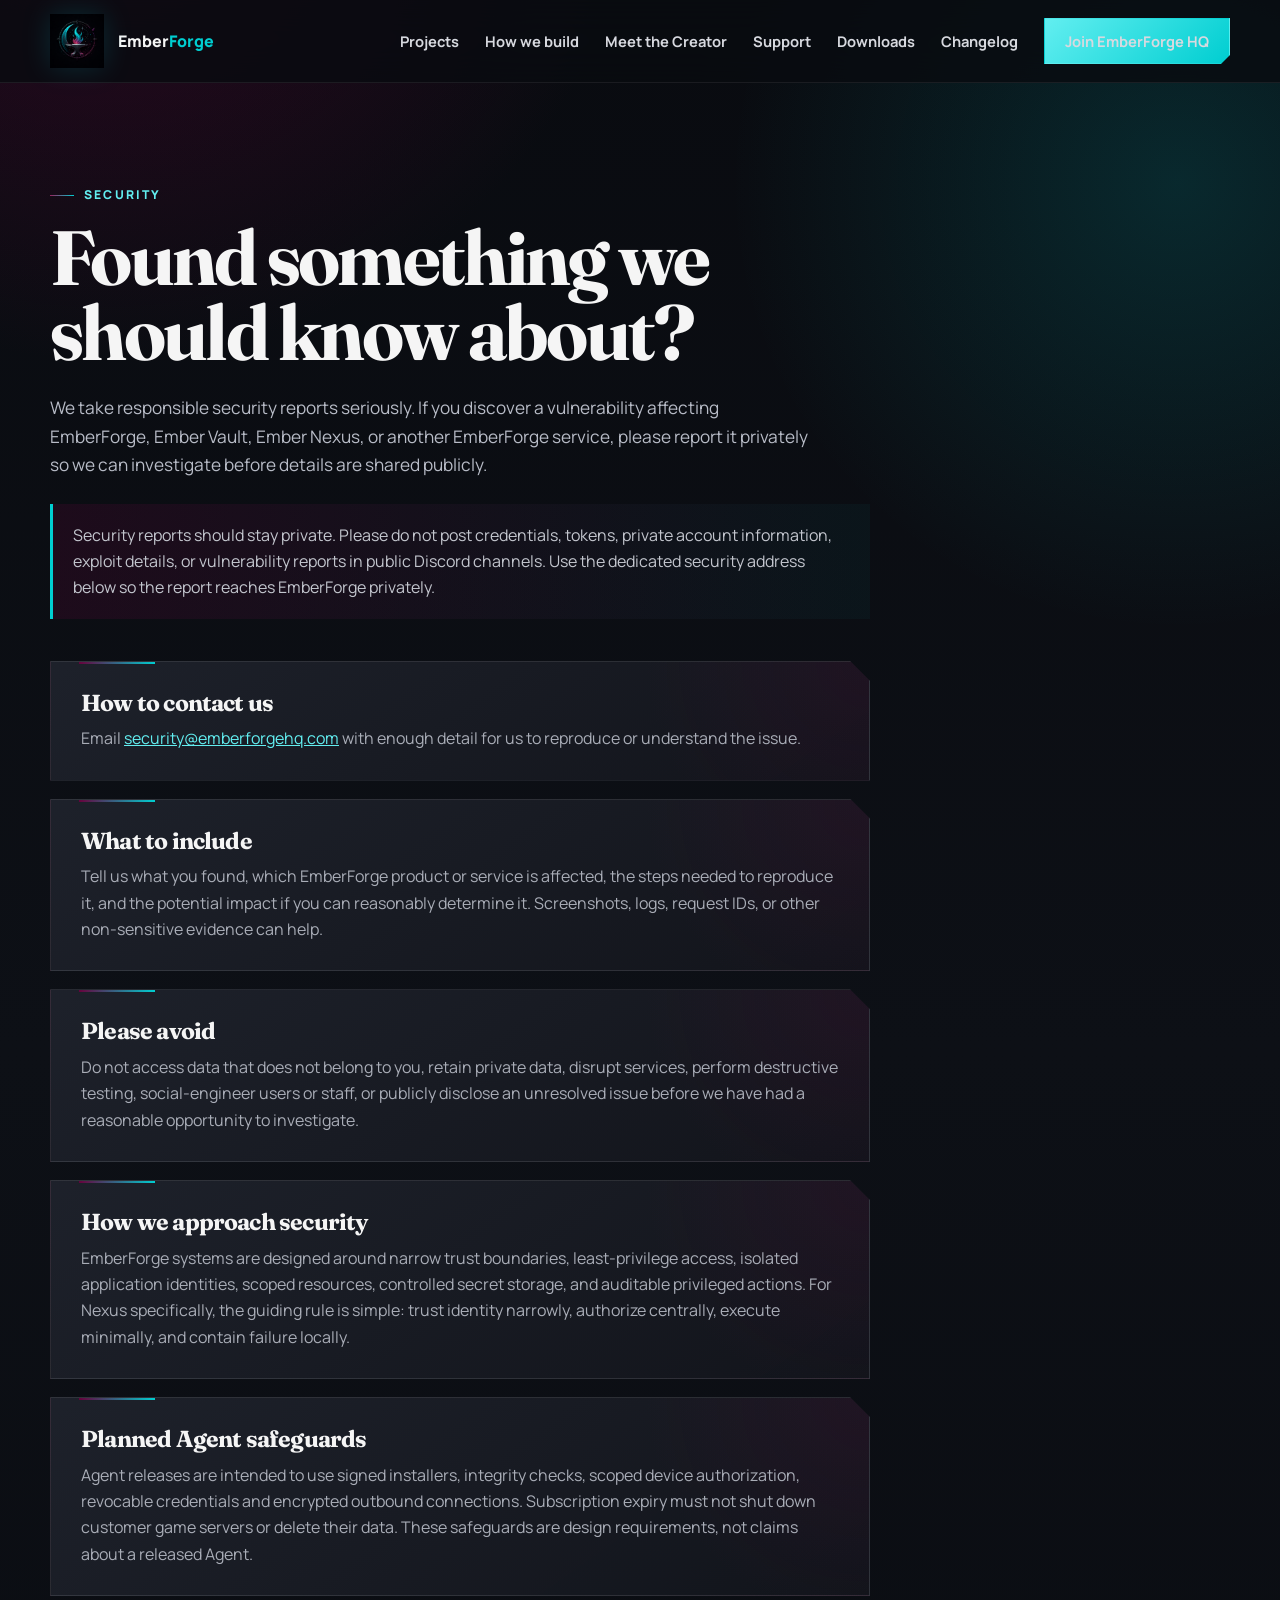
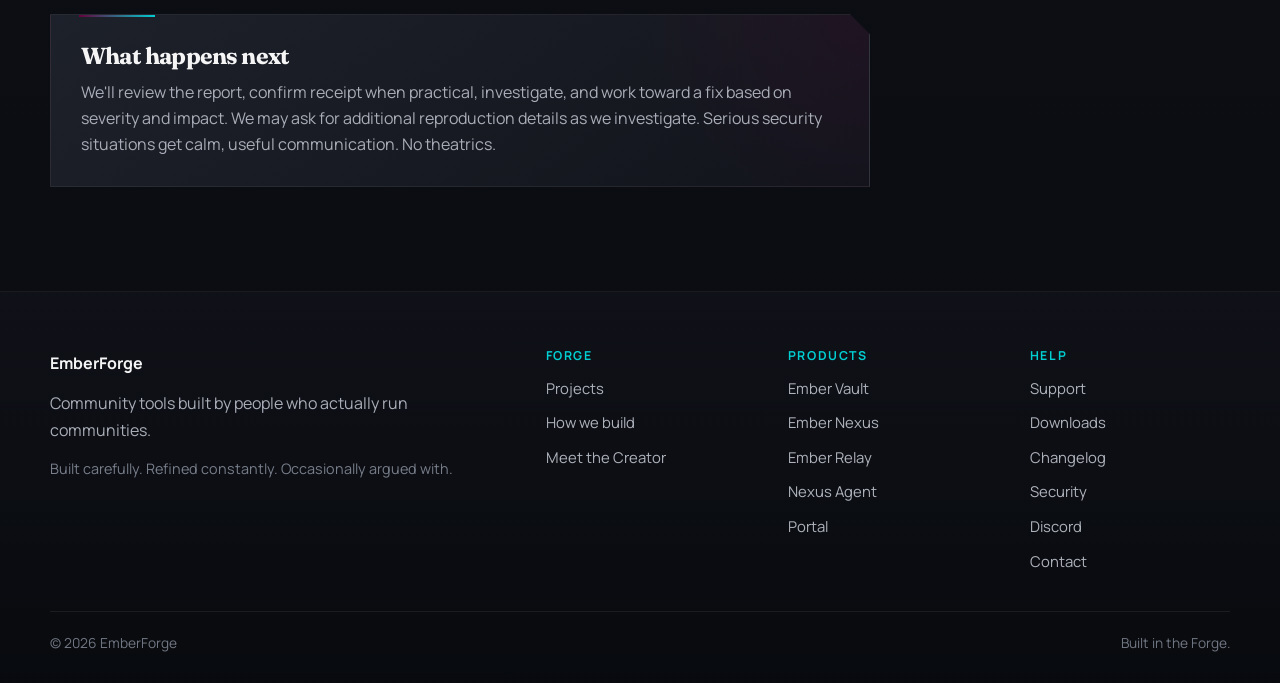
<file: security.html>
<!doctype html>
<html lang="en">
<head>
<meta charset="utf-8">
<meta name="viewport" content="width=device-width,initial-scale=1">
<meta name="theme-color" content="#0b0d12">
<title>Security | EmberForge</title>
<meta name="description" content="Responsible security disclosure information for EmberForge and EmberForge products.">
<style>
@import url('https://fonts.googleapis.com/css2?family=Fraunces:opsz,wght@9..144,600;9..144,700;9..144,800&family=Manrope:wght@400;500;600;700;800&display=swap');

:root{
  --ink:#0b0d12;
  --panel:#171a22;
  --turquoise:#00ced1;
  --turquoise-soft:#62eef0;
  --purple:#66023c;
  --purple-soft:#9a245f;
  --white:#f5f5f5;
  --muted:#b8bcc7;
  --line:rgba(245,245,245,.10);
  --max:1180px;
}
*{box-sizing:border-box}
html{scroll-behavior:smooth}
body{
  margin:0;
  min-height:100vh;
  color:var(--white);
  font-family:"Manrope",ui-sans-serif,system-ui,sans-serif;
  line-height:1.65;
  overflow-x:hidden;
  background:
    radial-gradient(circle at 8% -8%,rgba(102,2,60,.42),transparent 34rem),
    radial-gradient(circle at 92% 8%,rgba(0,206,209,.15),transparent 28rem),
    linear-gradient(180deg,#090b10 0%,#0d1016 46%,#090b10 100%);
}
body::before{
  content:"";
  position:fixed;
  inset:0;
  pointer-events:none;
  opacity:.15;
  z-index:999;
  background-image:url("data:image/svg+xml,%3Csvg viewBox='0 0 140 140' xmlns='http://www.w3.org/2000/svg'%3E%3Cfilter id='n'%3E%3CfeTurbulence type='fractalNoise' baseFrequency='.92' numOctaves='2' stitchTiles='stitch'/%3E%3C/filter%3E%3Crect width='100%25' height='100%25' filter='url(%23n)' opacity='.06'/%3E%3C/svg%3E");
  mix-blend-mode:soft-light;
}
a{color:inherit}
.shell{width:min(var(--max),calc(100% - 40px));margin:0 auto}

.site-nav{
  position:sticky;
  top:0;
  z-index:50;
  backdrop-filter:blur(18px);
  background:rgba(9,11,16,.82);
  border-bottom:1px solid rgba(245,245,245,.07)
}
.nav-inner{
  min-height:82px;
  display:flex;
  align-items:center;
  justify-content:space-between;
  gap:24px
}
.brand{
  display:inline-flex;
  align-items:center;
  gap:14px;
  text-decoration:none;
  font-weight:800
}
.brand-mark{width:54px;height:54px;display:grid;place-items:center;flex-shrink:0}
.brand-mark img{
  width:100%;
  height:100%;
  object-fit:contain;
  display:block;
  filter:drop-shadow(0 0 14px rgba(0,206,209,.16))
}
.brand em{font-style:normal;color:var(--turquoise)}
.nav-links{display:flex;align-items:center;gap:26px}
.nav-links a{text-decoration:none;color:#d7d9df;font-size:.92rem;font-weight:700}
.nav-links a:hover{color:var(--turquoise-soft)}

.nav-cta,.btn{
  display:inline-flex;
  align-items:center;
  justify-content:center;
  gap:10px;
  min-height:46px;
  padding:0 20px;
  text-decoration:none;
  font-weight:800;
  border:1px solid transparent;
  clip-path:polygon(0 0,100% 0,100% calc(100% - 9px),calc(100% - 9px) 100%,0 100%);
  transition:.18s ease
}
.nav-cta,.btn.primary{
  color:#071114;
  background:linear-gradient(135deg,var(--turquoise-soft),var(--turquoise));
  box-shadow:0 14px 34px rgba(0,206,209,.17)
}
.nav-cta:hover,.btn.primary:hover{
  transform:translateY(-2px);
  box-shadow:0 18px 42px rgba(0,206,209,.25)
}
.btn.secondary{
  color:var(--white);
  border-color:rgba(245,245,245,.14);
  background:rgba(245,245,245,.035)
}
.btn.secondary:hover{
  transform:translateY(-2px);
  border-color:var(--purple-soft);
  background:rgba(102,2,60,.18)
}

.eyebrow{
  display:inline-flex;
  align-items:center;
  gap:10px;
  color:var(--turquoise-soft);
  font-size:.76rem;
  letter-spacing:.18em;
  text-transform:uppercase;
  font-weight:800
}
.eyebrow::before{
  content:"";
  width:24px;
  height:1px;
  background:linear-gradient(90deg,var(--purple-soft),var(--turquoise))
}

h1,h2,h3{
  font-family:"Fraunces",Georgia,serif;
  margin:0;
  line-height:.98;
  letter-spacing:-.035em
}
h1{font-size:clamp(3.3rem,6vw,6rem)}
h2{font-size:1.45rem;line-height:1.1}

.simple-page{padding:94px 0 104px}
.simple-page h1{margin:14px 0 24px;max-width:820px}
.simple-lead{max-width:760px;color:var(--muted);font-size:1.08rem}

.policy{
  max-width:820px;
  display:grid;
  gap:18px;
  margin-top:42px
}
.policy section{
  position:relative;
  padding:28px 30px;
  border:1px solid var(--line);
  background:
    radial-gradient(circle at 100% 0%,rgba(102,2,60,.14),transparent 14rem),
    linear-gradient(145deg,rgba(30,34,44,.94),rgba(18,20,27,.96));
  clip-path:polygon(0 0,calc(100% - 20px) 0,100% 20px,100% 100%,0 100%)
}
.policy section::after{
  content:"";
  position:absolute;
  left:28px;
  top:0;
  width:76px;
  height:2px;
  background:linear-gradient(90deg,var(--purple),var(--turquoise))
}
.policy h2{margin:0 0 10px}
.policy p{margin:0;color:#a9adb7}
.policy a{color:var(--turquoise-soft)}

.security-note{
  max-width:820px;
  margin-top:24px;
  padding:18px 20px;
  border-left:3px solid var(--turquoise);
  background:linear-gradient(90deg,rgba(102,2,60,.20),rgba(0,206,209,.04));
  color:#c3c6ce
}

.site-footer{
  border-top:1px solid rgba(245,245,245,.07);
  padding:58px 0 28px;
  background:linear-gradient(180deg,rgba(17,19,26,.72),rgba(8,10,14,.96))
}
.footer-grid{
  display:grid;
  grid-template-columns:1.7fr repeat(3,.75fr);
  gap:42px
}
.footer-brand p{max-width:460px;color:#a9adb7;margin:14px 0 0}
.footer-small{color:#777e8a!important;font-size:.9rem}
.footer-column{display:grid;gap:10px;align-content:start}
.footer-column h3{
  font-family:"Manrope",sans-serif;
  margin:0 0 4px;
  color:var(--turquoise);
  text-transform:uppercase;
  letter-spacing:.13em;
  font-size:.77rem
}
.footer-column a,.footer-column span{
  color:#aeb2bb;
  text-decoration:none;
  font-size:.93rem
}
.footer-column a:hover{color:var(--white)}
.footer-bottom{
  display:flex;
  justify-content:space-between;
  gap:20px;
  margin-top:38px;
  padding-top:20px;
  border-top:1px solid rgba(245,245,245,.07);
  color:#717783;
  font-size:.86rem
}

@media(max-width:940px){
  .nav-links a:not(.nav-cta){display:none}
  .footer-grid{grid-template-columns:1fr 1fr}
}
@media(max-width:640px){
  .shell{width:min(100% - 26px,var(--max))}
  .nav-inner{min-height:70px}
  .brand-mark{width:46px;height:46px}
  .nav-cta{display:none}
  .simple-page{padding:72px 0 82px}
  .policy section{padding:24px}
  .footer-grid{grid-template-columns:1fr}
  .footer-bottom{flex-direction:column}
}
</style>
</head>
<body>

<nav class="site-nav">
  <div class="shell nav-inner">
    <a class="brand" href="/" aria-label="EmberForge home">
      <span class="brand-mark"><img src="/emberforge-mark.png" alt=""></span>
      <span>Ember<em>Forge</em></span>
    </a>
    <div class="nav-links" aria-label="Primary navigation">
      <a href="/#products">Projects</a>
      <a href="/#why">How we build</a>
      <a href="/creator.html">Meet the Creator</a>
      <a href="/support.html">Support</a><a href="/downloads.html">Downloads</a><a href="/changelog.html">Changelog</a>
      <a class="nav-cta" href="https://discord.gg/WRv4fGv2PG">Join EmberForge HQ</a>
    </div>
  </div>
</nav>

<main class="simple-page">
  <div class="shell">
    <div class="eyebrow">Security</div>
    <h1>Found something we should know about?</h1>
    <p class="simple-lead">
      We take responsible security reports seriously. If you discover a vulnerability affecting EmberForge,
      Ember Vault, Ember Nexus, or another EmberForge service, please report it privately so we can investigate
      before details are shared publicly.
    </p>

    <div class="security-note">
      Security reports should stay private. Please do not post credentials, tokens, private account information,
      exploit details, or vulnerability reports in public Discord channels. Use the dedicated security address below
      so the report reaches EmberForge privately.
    </div>

    <div class="policy">
      <section>
        <h2>How to contact us</h2>
        <p>Email <a href="mailto:security@emberforgehq.com">security@emberforgehq.com</a> with enough detail for us to reproduce or understand the issue.</p>
      </section>

      <section>
        <h2>What to include</h2>
        <p>Tell us what you found, which EmberForge product or service is affected, the steps needed to reproduce it, and the potential impact if you can reasonably determine it. Screenshots, logs, request IDs, or other non-sensitive evidence can help.</p>
      </section>

      <section>
        <h2>Please avoid</h2>
        <p>Do not access data that does not belong to you, retain private data, disrupt services, perform destructive testing, social-engineer users or staff, or publicly disclose an unresolved issue before we have had a reasonable opportunity to investigate.</p>
      </section>

      <section>
        <h2>How we approach security</h2>
        <p>EmberForge systems are designed around narrow trust boundaries, least-privilege access, isolated application identities, scoped resources, controlled secret storage, and auditable privileged actions. For Nexus specifically, the guiding rule is simple: trust identity narrowly, authorize centrally, execute minimally, and contain failure locally.</p>
      </section>

      <section>
        <h2>Planned Agent safeguards</h2><p>Agent releases are intended to use signed installers, integrity checks, scoped device authorization, revocable credentials and encrypted outbound connections. Subscription expiry must not shut down customer game servers or delete their data. These safeguards are design requirements, not claims about a released Agent.</p></section><section><h2>What happens next</h2>
        <p>We'll review the report, confirm receipt when practical, investigate, and work toward a fix based on severity and impact. We may ask for additional reproduction details as we investigate. Serious security situations get calm, useful communication. No theatrics.</p>
      </section>
    </div>
  </div>
</main>

<footer class="site-footer">
  <div class="shell footer-grid">
    <div class="footer-brand">
      <strong>EmberForge</strong>
      <p>Community tools built by people who actually run communities.</p>
      <p class="footer-small">Built carefully. Refined constantly. Occasionally argued with.</p>
    </div>

    <div class="footer-column">
      <h3>Forge</h3>
      <a href="/#products">Projects</a>
      <a href="/#why">How we build</a>
      <a href="/creator.html">Meet the Creator</a>
    </div>

    <div class="footer-column">
      <h3>Products</h3>
      <a href="/ember-vault.html">Ember Vault</a>
      <a href="/ember-nexus.html">Ember Nexus</a>
      <a href="/ember-relay.html">Ember Relay</a><a href="/ember-nexus-agent.html">Nexus Agent</a><a href="/emberforge-portal.html">Portal</a>
    </div>

    <div class="footer-column">
      <h3>Help</h3>
      <a href="/support.html">Support</a><a href="/downloads.html">Downloads</a><a href="/changelog.html">Changelog</a>
      <a href="/security.html">Security</a>
      <a href="https://discord.gg/WRv4fGv2PG">Discord</a>
      <a href="mailto:support@emberforgehq.com">Contact</a>
    </div>
  </div>

  <div class="shell footer-bottom">
    <span>© <span id="year">2026</span> EmberForge</span>
    <span>Built in the Forge.</span>
  </div>
</footer>

<script>
const yearEl=document.getElementById('year');
if(yearEl)yearEl.textContent=new Date().getFullYear();
</script>
</body>
</html>
</file>
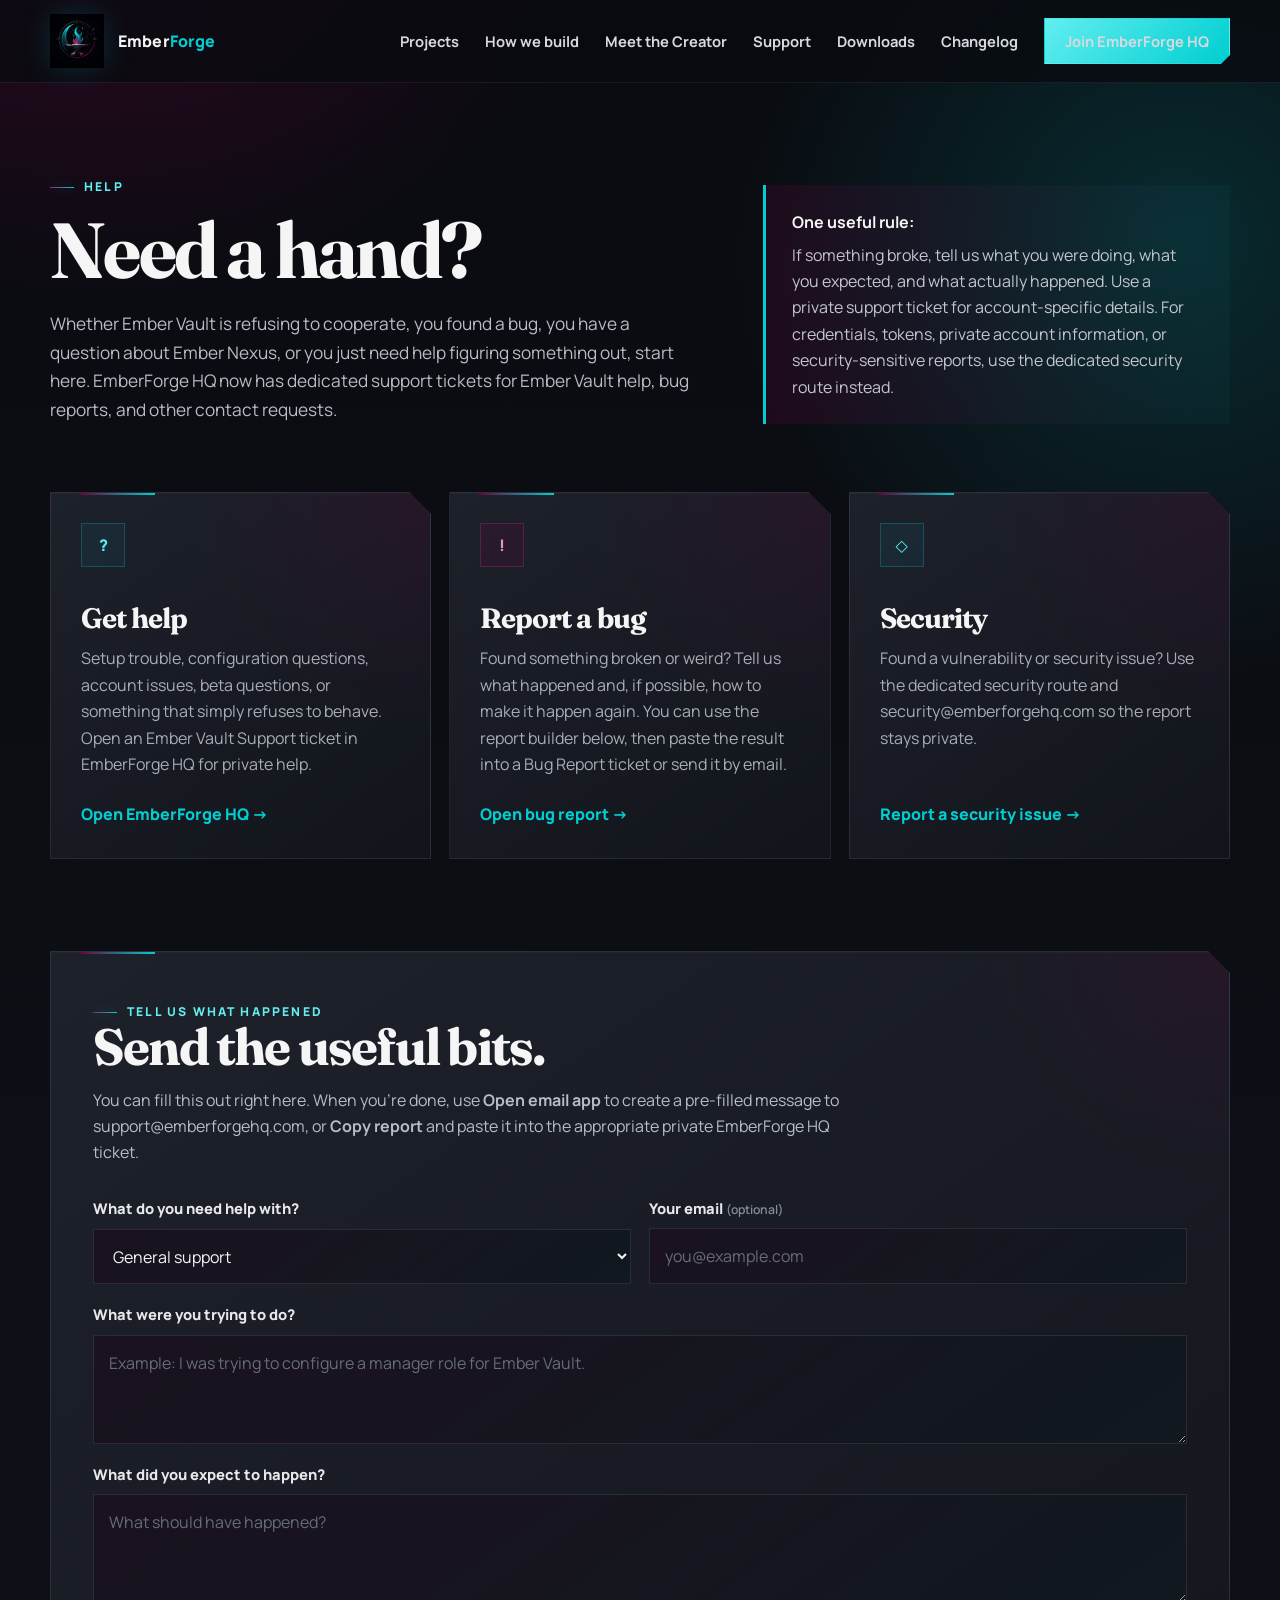
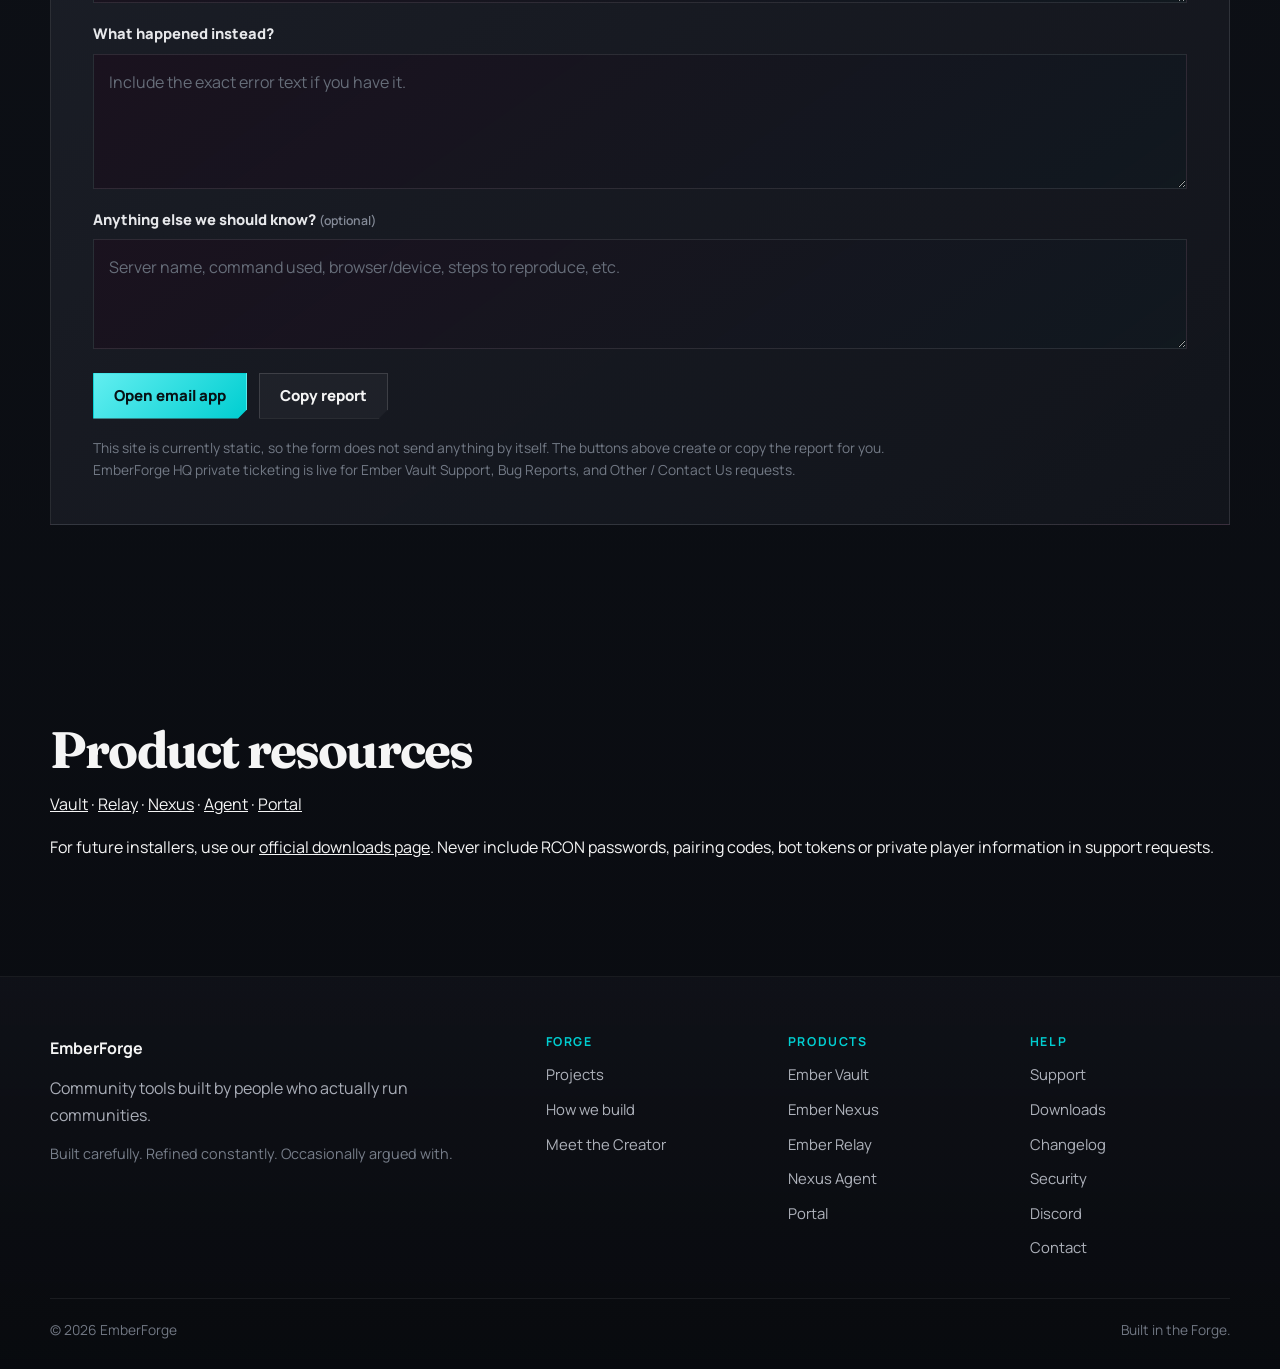
<file: support.html>
<!doctype html>
<html lang="en">
<head>
<meta charset="utf-8">
<meta name="viewport" content="width=device-width,initial-scale=1">
<meta name="theme-color" content="#0b0d12">
<title>Support | EmberForge</title>
<script>document.documentElement.classList.add('js');</script>
<meta name="description" content="Get help with EmberForge, Ember Vault, and Ember Nexus.">
<style>

@import url('https://fonts.googleapis.com/css2?family=Fraunces:opsz,wght@9..144,600;9..144,700;9..144,800&family=Manrope:wght@400;500;600;700;800&display=swap');

:root {
  --ink: #0b0d12;
  --ink-2: #11131a;
  --panel: #171a22;
  --panel-2: #1e222c;
  --turquoise: #00ced1;
  --turquoise-soft: #62eef0;
  --purple: #66023c;
  --purple-soft: #9a245f;
  --white: #f5f5f5;
  --muted: #b8bcc7;
  --muted-2: #858b98;
  --line: rgba(245,245,245,.10);
  --cyan-line: rgba(0,206,209,.25);
  --purple-line: rgba(154,36,95,.30);
  --shadow: 0 28px 80px rgba(0,0,0,.34);
  --max: 1180px;
}

* { box-sizing: border-box; }
html { scroll-behavior: smooth; }
body {
  margin: 0;
  min-height: 100vh;
  color: var(--white);
  font-family: "Manrope", ui-sans-serif, system-ui, sans-serif;
  line-height: 1.65;
  overflow-x: hidden;
  background:
    radial-gradient(circle at 8% -8%, rgba(102,2,60,.52), transparent 34rem),
    radial-gradient(circle at 92% 8%, rgba(0,206,209,.16), transparent 28rem),
    linear-gradient(180deg, #090b10 0%, #0d1016 46%, #090b10 100%);
}

body::before {
  content: "";
  position: fixed;
  inset: 0;
  pointer-events: none;
  opacity: .15;
  z-index: 999;
  background-image: url("data:image/svg+xml,%3Csvg viewBox='0 0 140 140' xmlns='http://www.w3.org/2000/svg'%3E%3Cfilter id='n'%3E%3CfeTurbulence type='fractalNoise' baseFrequency='.92' numOctaves='2' stitchTiles='stitch'/%3E%3C/filter%3E%3Crect width='100%25' height='100%25' filter='url(%23n)' opacity='.06'/%3E%3C/svg%3E");
  mix-blend-mode: soft-light;
}

a { color: inherit; }
.shell { width: min(var(--max), calc(100% - 40px)); margin: 0 auto; }

.site-nav {
  position: sticky;
  top: 0;
  z-index: 50;
  backdrop-filter: blur(18px);
  background: rgba(9,11,16,.78);
  border-bottom: 1px solid rgba(245,245,245,.07);
}

.nav-inner {
  min-height: 82px;
  display: flex;
  align-items: center;
  justify-content: space-between;
  gap: 24px;
}

.brand {
  display: inline-flex;
  align-items: center;
  gap: 14px;
  text-decoration: none;
  font-weight: 800;
  letter-spacing: .01em;
}

.brand-mark {
  width: 54px;
  height: 54px;
  display: grid;
  place-items: center;
  flex-shrink: 0;
}
.brand-mark img {
  width: 100%;
  height: 100%;
  object-fit: contain;
  display: block;
  filter: drop-shadow(0 0 14px rgba(0,206,209,.18));
}
.brand em { font-style: normal; color: var(--turquoise); }

.nav-links {
  display: flex;
  align-items: center;
  gap: 26px;
}
.nav-links a {
  text-decoration: none;
  color: #d7d9df;
  font-size: .92rem;
  font-weight: 700;
}
.nav-links a:hover { color: var(--turquoise-soft); }

.nav-cta, .btn {
  display: inline-flex;
  align-items: center;
  justify-content: center;
  gap: 10px;
  min-height: 46px;
  padding: 0 20px;
  text-decoration: none;
  font-weight: 800;
  border: 1px solid transparent;
  clip-path: polygon(0 0, 100% 0, 100% calc(100% - 9px), calc(100% - 9px) 100%, 0 100%);
  transition: transform .18s ease, box-shadow .18s ease, border-color .18s ease, background .18s ease;
}

.nav-cta, .btn.primary {
  color: #071114;
  background: linear-gradient(135deg, var(--turquoise-soft), var(--turquoise));
  box-shadow: 0 14px 34px rgba(0,206,209,.17);
}
.nav-cta:hover, .btn.primary:hover {
  transform: translateY(-2px);
  box-shadow: 0 18px 42px rgba(0,206,209,.25);
}

.btn.secondary {
  color: var(--white);
  border-color: rgba(245,245,245,.14);
  background: rgba(245,245,245,.035);
}
.btn.secondary:hover {
  transform: translateY(-2px);
  border-color: var(--purple-soft);
  background: rgba(102,2,60,.18);
}

.eyebrow {
  display: inline-flex;
  align-items: center;
  gap: 10px;
  color: var(--turquoise-soft);
  font-size: .76rem;
  letter-spacing: .18em;
  text-transform: uppercase;
  font-weight: 800;
}
.eyebrow::before {
  content: "";
  width: 24px;
  height: 1px;
  background: linear-gradient(90deg, var(--purple-soft), var(--turquoise));
  box-shadow: 0 0 12px rgba(0,206,209,.45);
}

h1, h2, h3, .display {
  font-family: "Fraunces", Georgia, serif;
  margin: 0;
  line-height: .98;
  letter-spacing: -.035em;
}
h1 { font-size: clamp(3.4rem, 6.1vw, 6.35rem); }
h2 { font-size: clamp(2.45rem, 4vw, 4.5rem); }
h3 { font-size: 1.45rem; line-height: 1.1; }

.lead {
  color: var(--muted);
  font-size: 1.08rem;
  max-width: 680px;
}

.glow-word {
  color: var(--turquoise);
  text-shadow: 0 0 28px rgba(0,206,209,.14);
}

.section {
  padding: 100px 0;
}

.card {
  position: relative;
  background:
    radial-gradient(circle at 100% 0%, rgba(102,2,60,.17), transparent 15rem),
    linear-gradient(145deg, rgba(30,34,44,.94), rgba(18,20,27,.96));
  border: 1px solid var(--line);
  box-shadow: inset 0 1px 0 rgba(245,245,245,.025);
  clip-path: polygon(0 0, calc(100% - 22px) 0, 100% 22px, 100% 100%, 0 100%);
}
.card::after {
  content: "";
  position: absolute;
  left: 28px;
  top: 0;
  width: 76px;
  height: 2px;
  background: linear-gradient(90deg, var(--purple), var(--turquoise));
}

.site-footer {
  border-top: 1px solid rgba(245,245,245,.07);
  padding: 58px 0 28px;
  background: linear-gradient(180deg, rgba(17,19,26,.72), rgba(8,10,14,.96));
}
.footer-grid {
  display: grid;
  grid-template-columns: 1.7fr repeat(3, .75fr);
  gap: 42px;
}
.footer-brand p { max-width: 460px; color: #a9adb7; margin: 14px 0 0; }
.footer-small { color: #777e8a !important; font-size: .9rem; }
.footer-column { display: grid; gap: 10px; align-content: start; }
.footer-column h3 {
  font-family: "Manrope", sans-serif;
  margin: 0 0 4px;
  color: var(--turquoise);
  text-transform: uppercase;
  letter-spacing: .13em;
  font-size: .77rem;
}
.footer-column a, .footer-column span {
  color: #aeb2bb;
  text-decoration: none;
  font-size: .93rem;
}
.footer-column a:hover { color: var(--white); }
.footer-bottom {
  display: flex;
  justify-content: space-between;
  gap: 20px;
  margin-top: 38px;
  padding-top: 20px;
  border-top: 1px solid rgba(245,245,245,.07);
  color: #717783;
  font-size: .86rem;
}

.reveal { opacity: 1; transform: none; }
.js .reveal { opacity: 0; transform: translateY(14px); transition: opacity .65s ease, transform .65s ease; }
.js .reveal.visible { opacity: 1; transform: none; }

@media (max-width: 940px) {
  .nav-links a:not(.nav-cta) { display: none; }
  .footer-grid { grid-template-columns: 1fr 1fr; }
}
@media (max-width: 640px) {
  .shell { width: min(100% - 26px, var(--max)); }
  .nav-inner { min-height: 70px; }
  .brand-mark { width: 46px; height: 46px; }
  .nav-cta { display: none; }
  .section { padding: 74px 0; }
  .footer-grid { grid-template-columns: 1fr; }
  .footer-bottom { flex-direction: column; }
}
@media (prefers-reduced-motion: reduce) {
  * { scroll-behavior: auto !important; transition-duration: .01ms !important; }
  .reveal { opacity: 1; transform: none; }
}

.support-hero {
  padding: 86px 0 36px;
  display:grid;
  grid-template-columns:1fr .72fr;
  gap:64px;
  align-items:end;
}
.support-hero h1 { margin-top:14px; max-width:760px; }
.support-hero .lead { margin:22px 0 0; }
.support-note {
  padding:24px 26px;
  border-left:3px solid var(--turquoise);
  background:linear-gradient(90deg, rgba(102,2,60,.22), rgba(0,206,209,.04));
  color:#c3c6ce;
}
.support-note strong { display:block; color:var(--white); margin-bottom:6px; }

.support-grid {
  display:grid;
  grid-template-columns:repeat(3,1fr);
  gap:18px;
  padding:32px 0 92px;
}
.support-card {
  padding:30px;
  min-height:270px;
  display:flex;
  flex-direction:column;
}
.support-card .icon {
  width:44px;
  height:44px;
  display:grid;
  place-items:center;
  margin-bottom:38px;
  border:1px solid rgba(0,206,209,.26);
  background:rgba(0,206,209,.06);
  font-weight:800;
  color:var(--turquoise-soft);
}
.support-card:nth-child(2) .icon {
  border-color:rgba(154,36,95,.45);
  background:rgba(102,2,60,.18);
  color:#e19abb;
}
.support-card h2 { font-size:1.75rem; margin-bottom:13px; }
.support-card p { margin:0 0 24px; color:#a9adb7; }
.support-link {
  margin-top:auto;
  color:var(--turquoise);
  text-decoration:none;
  font-weight:800;
}
.support-link:hover { color:var(--turquoise-soft); }

.bug-guide {
  padding:38px;
  margin-bottom:100px;
  display:grid;
  grid-template-columns:.85fr 1.15fr;
  gap:58px;
}
.bug-guide p { color:var(--muted); }
.checks {
  display:grid;
  gap:12px;
}
.check {
  padding:14px 16px;
  border:1px solid rgba(245,245,245,.07);
  background:rgba(245,245,245,.025);
  color:#c5c8cf;
}
.check b { color:var(--turquoise-soft); }

.support-form {
  padding: 42px;
  margin-bottom: 100px;
}
.form-intro {
  max-width: 760px;
  margin-bottom: 30px;
}
.form-intro p {
  color: var(--muted);
  margin: 14px 0 0;
}
.form-grid {
  display: grid;
  grid-template-columns: 1fr 1fr;
  gap: 18px;
}
.field {
  display: grid;
  gap: 8px;
}
.field.full {
  grid-column: 1 / -1;
}
.field > span {
  font-weight: 800;
  color: #e7e8eb;
  font-size: .92rem;
}
.field small {
  color: var(--muted-2);
  font-weight: 600;
}
.field input,
.field select,
.field textarea {
  width: 100%;
  color: var(--white);
  font: inherit;
  background:
    linear-gradient(145deg, rgba(102,2,60,.11), rgba(0,206,209,.025)),
    #11141b;
  border: 1px solid rgba(245,245,245,.10);
  padding: 14px 15px;
  outline: none;
  resize: vertical;
  transition: border-color .18s ease, box-shadow .18s ease, background .18s ease;
}
.field input::placeholder,
.field textarea::placeholder {
  color: #666d79;
}
.field input:focus,
.field select:focus,
.field textarea:focus {
  border-color: var(--turquoise);
  box-shadow: 0 0 0 3px rgba(0,206,209,.09);
  background:
    linear-gradient(145deg, rgba(102,2,60,.15), rgba(0,206,209,.04)),
    #12161d;
}
.field select option {
  background: #11141b;
  color: var(--white);
}
.form-actions {
  display: flex;
  flex-wrap: wrap;
  gap: 12px;
  align-items: center;
  margin-top: 24px;
}
.form-actions button {
  cursor: pointer;
  font-family: inherit;
  font-size: .94rem;
}
.form-status {
  color: var(--turquoise-soft);
  font-size: .9rem;
  min-height: 1.4em;
}
.form-note {
  margin: 18px 0 0;
  color: #737a86;
  font-size: .86rem;
  max-width: 850px;
}

@media (max-width:940px) {
  .support-hero, .bug-guide { grid-template-columns:1fr; gap:26px; }
  .support-grid { grid-template-columns:1fr; }
  .form-grid { grid-template-columns:1fr; }
  .field.full { grid-column:auto; }
  .support-form { padding:28px; }
}
</style>
</head>
<body>

<nav class="site-nav">
  <div class="shell nav-inner">
    <a class="brand" href="/" aria-label="EmberForge home">
      <span class="brand-mark" aria-hidden="true">
        <img src="/emberforge-mark.png" alt="">
      </span>
      <span>Ember<em>Forge</em></span>
    </a>
    <div class="nav-links" aria-label="Primary navigation">
      <a href="/#products">Projects</a>
      <a href="/#why">How we build</a>
      <a href="/creator.html">Meet the Creator</a>
      <a href="/support.html">Support</a><a href="/downloads.html">Downloads</a><a href="/changelog.html">Changelog</a>
      <a class="nav-cta" href="https://discord.gg/WRv4fGv2PG">Join EmberForge HQ</a>
    </div>
  </div>
</nav>

<main>
<section class="shell support-hero">
  <div class="reveal">
    <div class="eyebrow">Help</div>
    <h1>Need a hand?</h1>
    <p class="lead">Whether Ember Vault is refusing to cooperate, you found a bug, you have a question about Ember Nexus, or you just need help figuring something out, start here. EmberForge HQ now has dedicated support tickets for Ember Vault help, bug reports, and other contact requests.</p>
  </div>
  <aside class="support-note reveal">
    <strong>One useful rule:</strong>
    If something broke, tell us what you were doing, what you expected, and what actually happened. Use a private support ticket for account-specific details. For credentials, tokens, private account information, or security-sensitive reports, use the dedicated security route instead.
  </aside>
</section>

<section class="shell support-grid">
  <article class="support-card card reveal">
    <div class="icon">?</div>
    <h2>Get help</h2>
    <p>Setup trouble, configuration questions, account issues, beta questions, or something that simply refuses to behave. Open an Ember Vault Support ticket in EmberForge HQ for private help.</p>
    <a class="support-link" href="https://discord.gg/WRv4fGv2PG">Open EmberForge HQ →</a>
  </article>

  <article class="support-card card reveal">
    <div class="icon">!</div>
    <h2>Report a bug</h2>
    <p>Found something broken or weird? Tell us what happened and, if possible, how to make it happen again. You can use the report builder below, then paste the result into a Bug Report ticket or send it by email.</p>
    <a class="support-link" href="#support-form" data-support-type="bug">Open bug report →</a>
  </article>

  <article class="support-card card reveal">
    <div class="icon">◇</div>
    <h2>Security</h2>
    <p>Found a vulnerability or security issue? Use the dedicated security route and security@emberforgehq.com so the report stays private.</p>
    <a class="support-link" href="/security.html">Report a security issue →</a>
  </article>
</section>

<section class="shell" id="support-form">
  <form class="support-form card reveal" id="emberSupportForm">
    <div class="form-intro">
      <div class="eyebrow">Tell us what happened</div>
      <h2>Send the useful bits.</h2>
      <p>You can fill this out right here. When you're done, use <strong>Open email app</strong> to create a pre-filled message to support@emberforgehq.com, or <strong>Copy report</strong> and paste it into the appropriate private EmberForge HQ ticket.</p>
    </div>

    <div class="form-grid">
      <label class="field">
        <span>What do you need help with?</span>
        <select id="requestType" name="requestType">
          <option value="General support">General support</option>
          <option value="Bug report">Bug report</option>
          <option value="Setup / configuration">Setup / configuration</option>
          <option value="Account / access">Account / access</option>
          <option value="Other">Other</option>
        </select>
      </label>

      <label class="field">
        <span>Your email <small>(optional)</small></span>
        <input id="replyEmail" name="replyEmail" type="email" placeholder="you@example.com">
      </label>

      <label class="field full">
        <span>What were you trying to do?</span>
        <textarea id="trying" name="trying" rows="3" placeholder="Example: I was trying to configure a manager role for Ember Vault."></textarea>
      </label>

      <label class="field full">
        <span>What did you expect to happen?</span>
        <textarea id="expected" name="expected" rows="3" placeholder="What should have happened?"></textarea>
      </label>

      <label class="field full">
        <span>What happened instead?</span>
        <textarea id="actual" name="actual" rows="4" placeholder="Include the exact error text if you have it."></textarea>
      </label>

      <label class="field full">
        <span>Anything else we should know? <small>(optional)</small></span>
        <textarea id="extra" name="extra" rows="3" placeholder="Server name, command used, browser/device, steps to reproduce, etc."></textarea>
      </label>
    </div>

    <div class="form-actions">
      <button class="btn primary" type="button" id="openEmail">Open email app</button>
      <button class="btn secondary" type="button" id="copyReport">Copy report</button>
      <span class="form-status" id="formStatus" aria-live="polite"></span>
    </div>

    <p class="form-note">
      This site is currently static, so the form does not send anything by itself. The buttons above create or copy the report for you. EmberForge HQ private ticketing is live for Ember Vault Support, Bug Reports, and Other / Contact Us requests.
    </p>
  </form>
</section>
<section class="section"><div class="shell"><h2>Product resources</h2><p><a href="/ember-vault.html">Vault</a> · <a href="/ember-relay.html">Relay</a> · <a href="/ember-nexus.html">Nexus</a> · <a href="/ember-nexus-agent.html">Agent</a> · <a href="/emberforge-portal.html">Portal</a></p><p>For future installers, use our <a href="/downloads.html">official downloads page</a>. Never include RCON passwords, pairing codes, bot tokens or private player information in support requests.</p></div></section>
</main>

<footer class="site-footer">
  <div class="shell footer-grid">
    <div class="footer-brand">
      <strong>EmberForge</strong>
      <p>Community tools built by people who actually run communities.</p>
      <p class="footer-small">Built carefully. Refined constantly. Occasionally argued with.</p>
    </div>
    <div class="footer-column">
      <h3>Forge</h3>
      <a href="/#products">Projects</a>
      <a href="/#why">How we build</a>
      <a href="/creator.html">Meet the Creator</a>
    </div>
    <div class="footer-column">
      <h3>Products</h3>
      <a href="/ember-vault.html">Ember Vault</a>
      <a href="/ember-nexus.html">Ember Nexus</a>
      <a href="/ember-relay.html">Ember Relay</a><a href="/ember-nexus-agent.html">Nexus Agent</a><a href="/emberforge-portal.html">Portal</a>
    </div>
    <div class="footer-column">
      <h3>Help</h3>
      <a href="/support.html">Support</a><a href="/downloads.html">Downloads</a><a href="/changelog.html">Changelog</a>
      <a href="/security.html">Security</a>
      <a href="https://discord.gg/WRv4fGv2PG">Discord</a>
      <a href="mailto:support@emberforgehq.com">Contact</a>
    </div>
  </div>
  <div class="shell footer-bottom">
    <span>© <span id="year">2026</span> EmberForge</span>
    <span>Built in the Forge.</span>
  </div>
</footer>

<script>
const yearEl = document.getElementById('year');
if (yearEl) yearEl.textContent = new Date().getFullYear();

const observer = new IntersectionObserver((entries) => {
  entries.forEach(entry => {
    if (entry.isIntersecting) {
      entry.target.classList.add('visible');
      observer.unobserve(entry.target);
    }
  });
}, { threshold: 0.12 });
document.querySelectorAll('.reveal').forEach(el => observer.observe(el));

const requestType = document.getElementById('requestType');
const replyEmail = document.getElementById('replyEmail');
const trying = document.getElementById('trying');
const expected = document.getElementById('expected');
const actual = document.getElementById('actual');
const extra = document.getElementById('extra');
const statusEl = document.getElementById('formStatus');

document.querySelectorAll('[data-support-type]').forEach(link => {
  link.addEventListener('click', () => {
    requestType.value = link.dataset.supportType === 'bug' ? 'Bug report' : 'General support';
    setTimeout(() => trying.focus(), 250);
  });
});

function buildReport() {
  return [
    `Request type: ${requestType.value}`,
    `Reply email: ${replyEmail.value.trim() || 'Not provided'}`,
    '',
    'What I was trying to do:',
    trying.value.trim() || '(not provided)',
    '',
    'What I expected:',
    expected.value.trim() || '(not provided)',
    '',
    'What happened instead:',
    actual.value.trim() || '(not provided)',
    '',
    'Anything else:',
    extra.value.trim() || '(not provided)'
  ].join('\n');
}

document.getElementById('openEmail').addEventListener('click', () => {
  const subject = `EmberForge Support — ${requestType.value}`;
  const body = buildReport();
  window.location.href = `mailto:support@emberforgehq.com?subject=${encodeURIComponent(subject)}&body=${encodeURIComponent(body)}`;
  statusEl.textContent = 'Opening your email app...';
});

document.getElementById('copyReport').addEventListener('click', async () => {
  try {
    await navigator.clipboard.writeText(buildReport());
    statusEl.textContent = 'Copied. Ready to paste.';
  } catch (err) {
    statusEl.textContent = 'Could not copy automatically.';
  }
});
</script>
</body>
</html>
</file>
